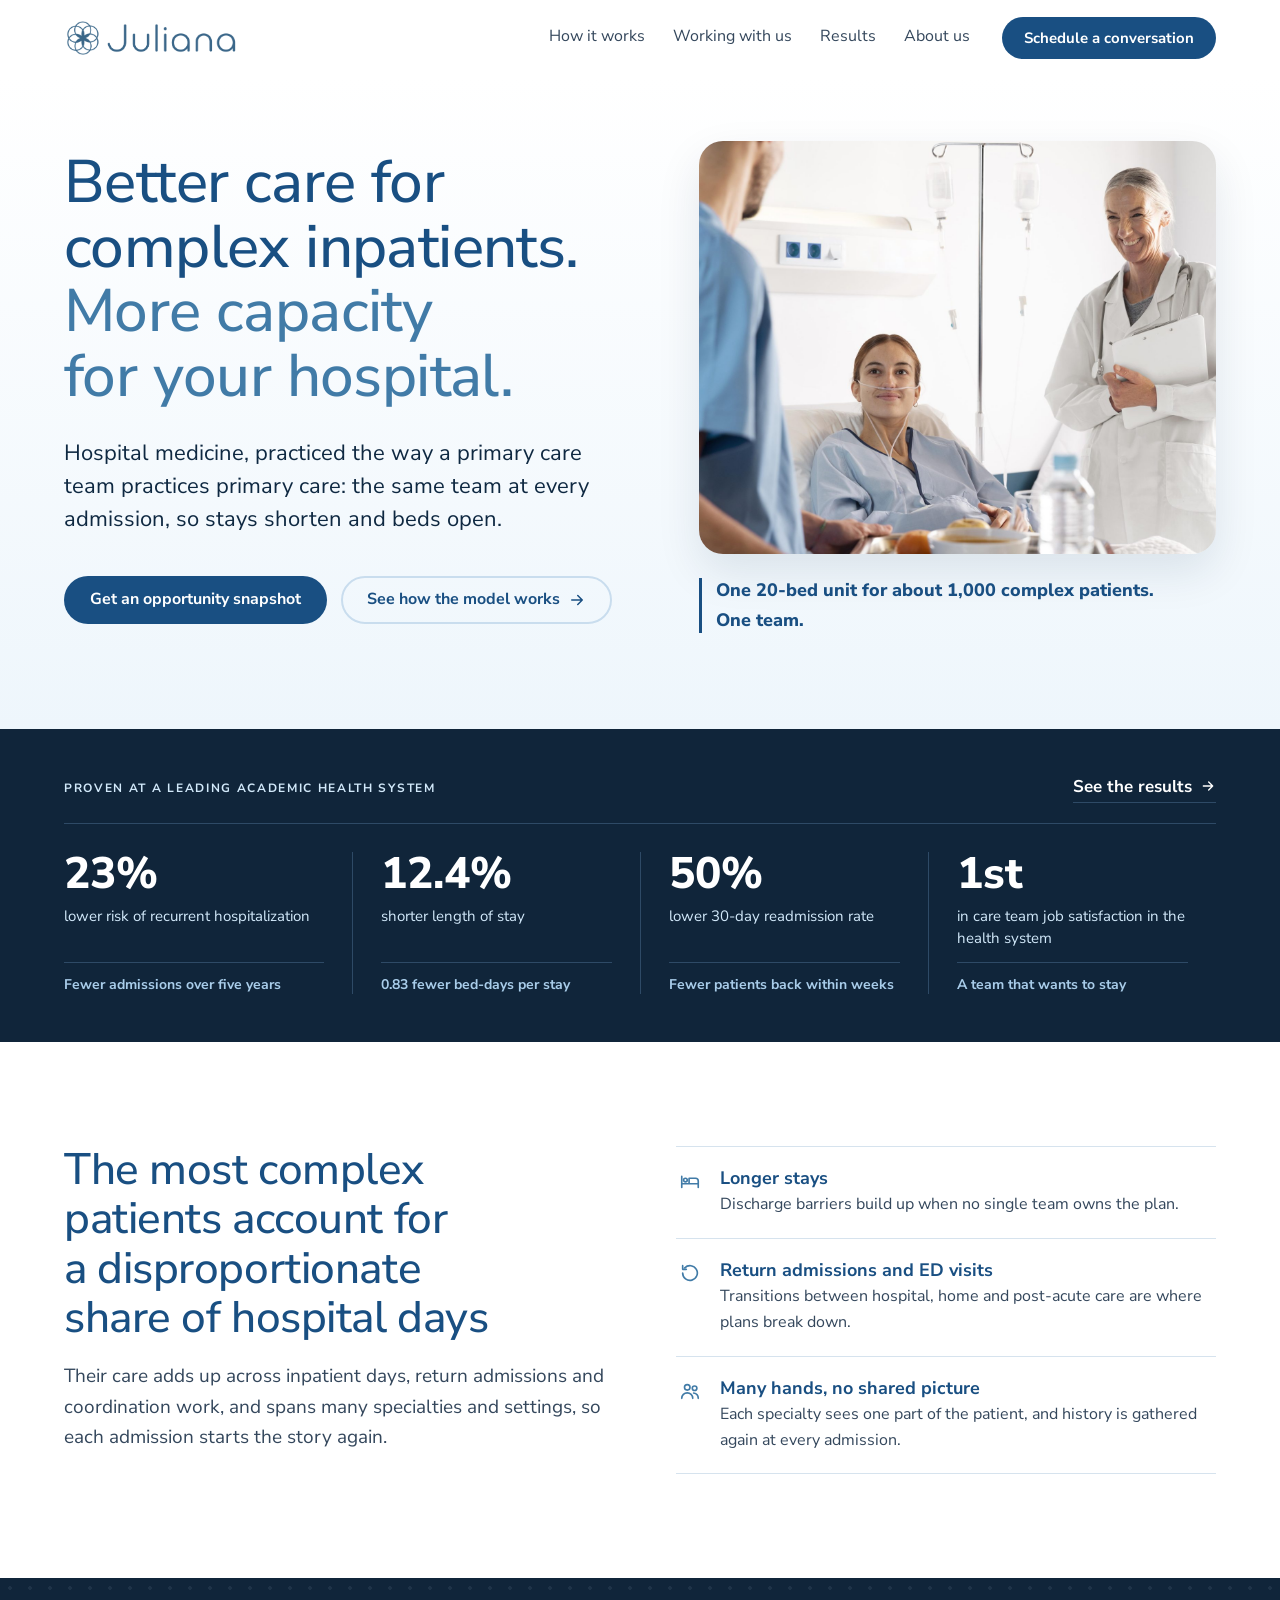
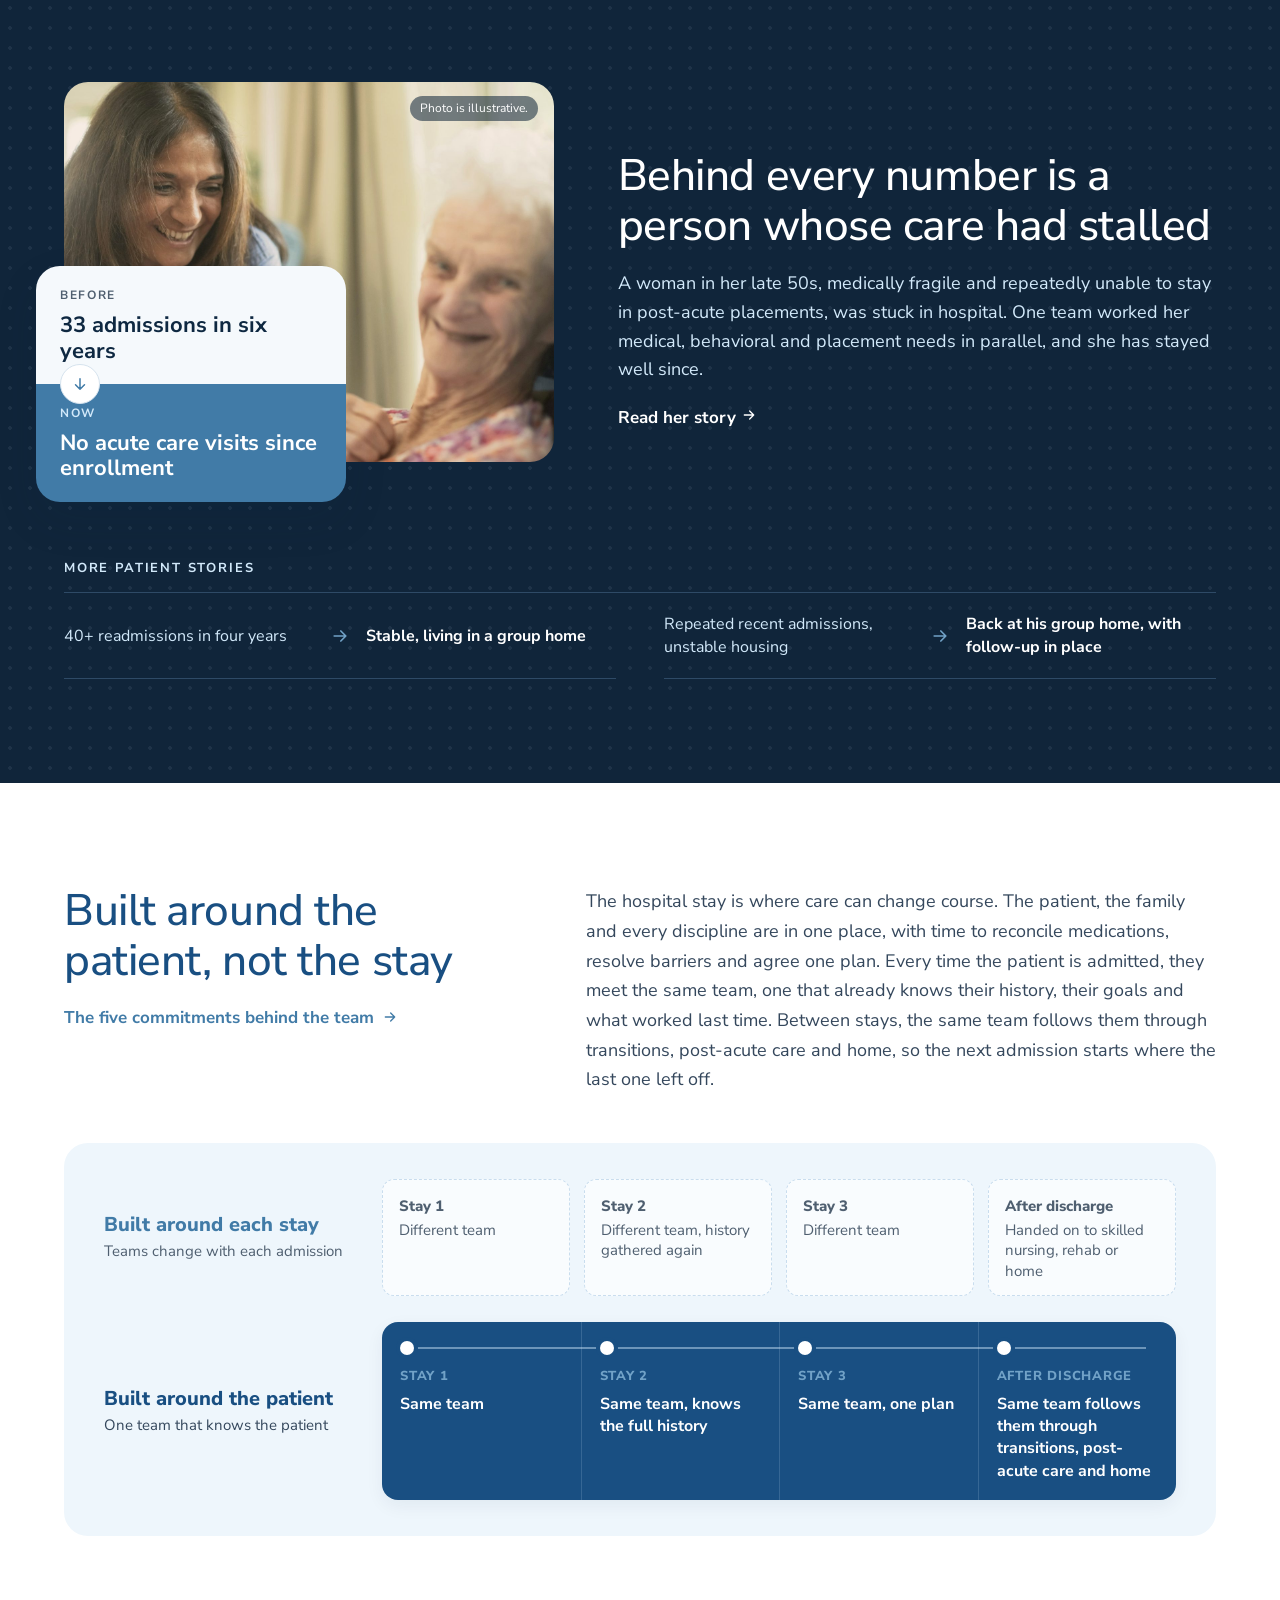
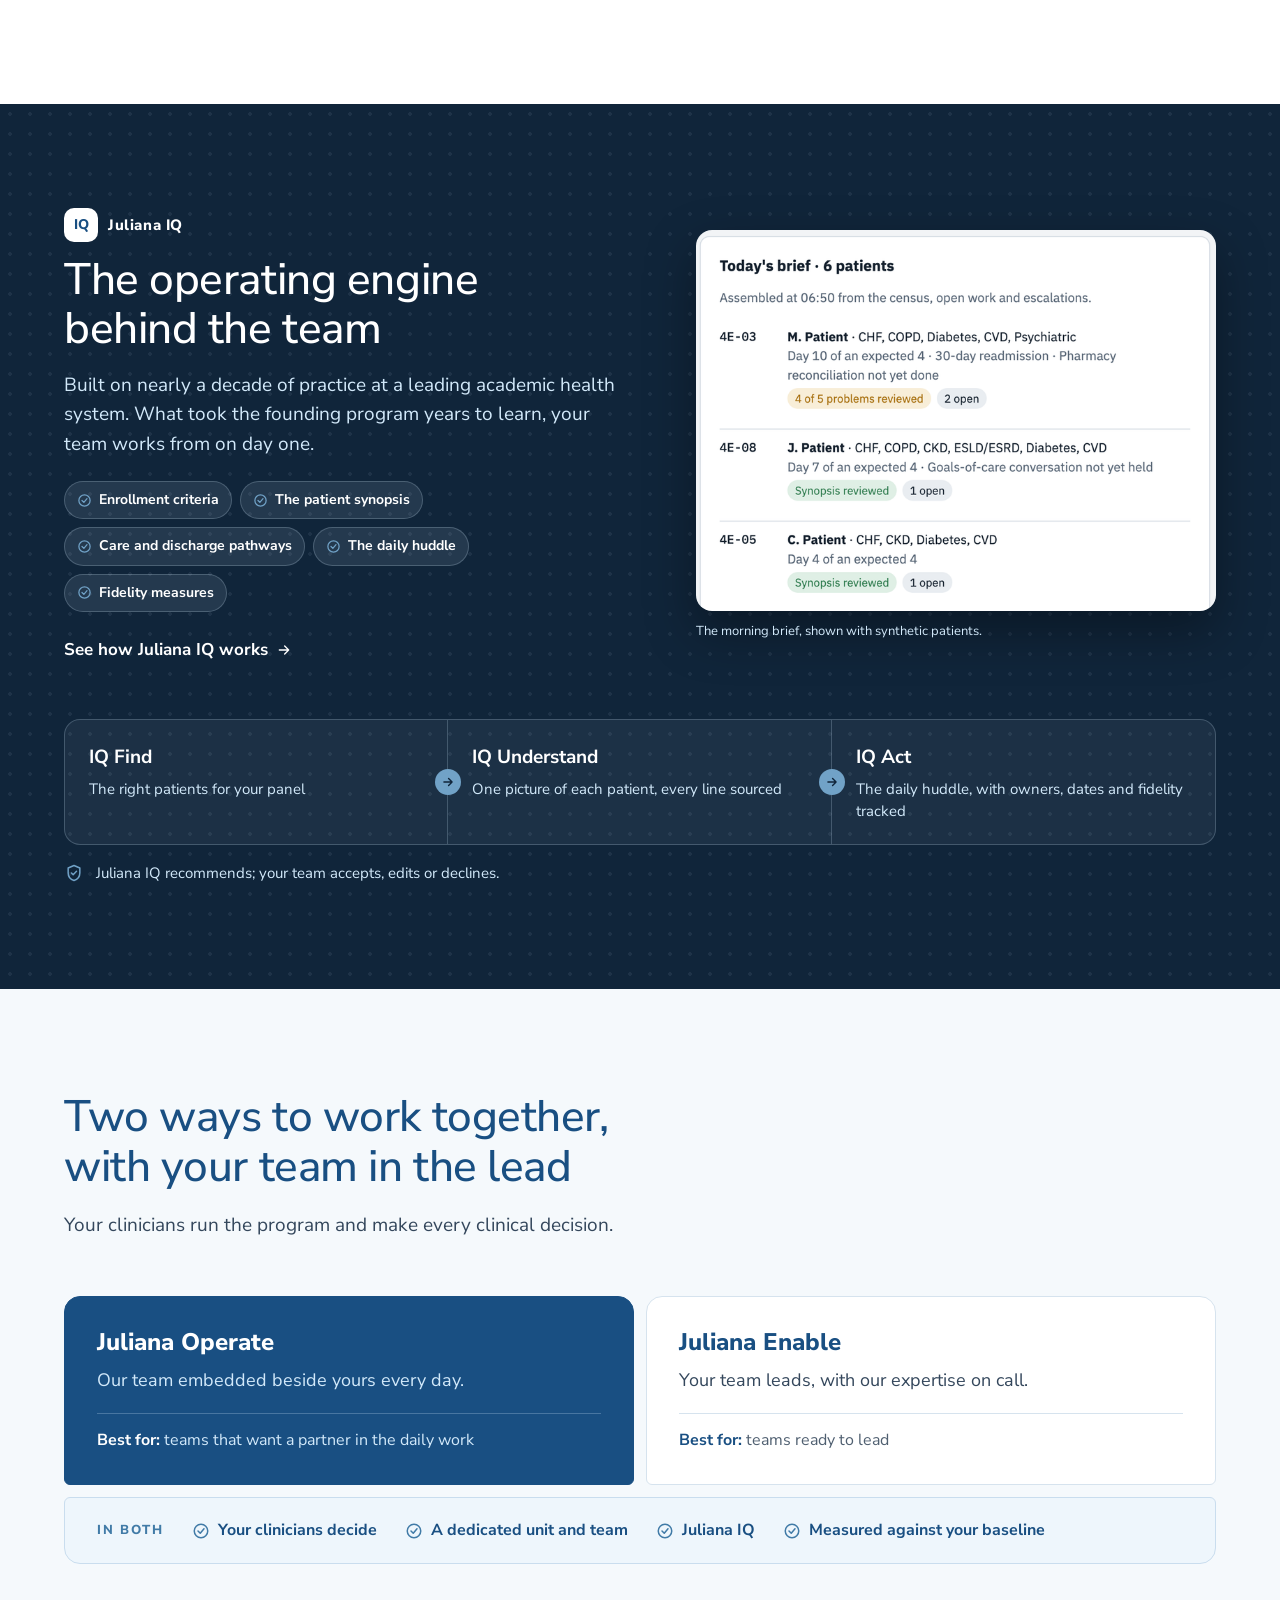
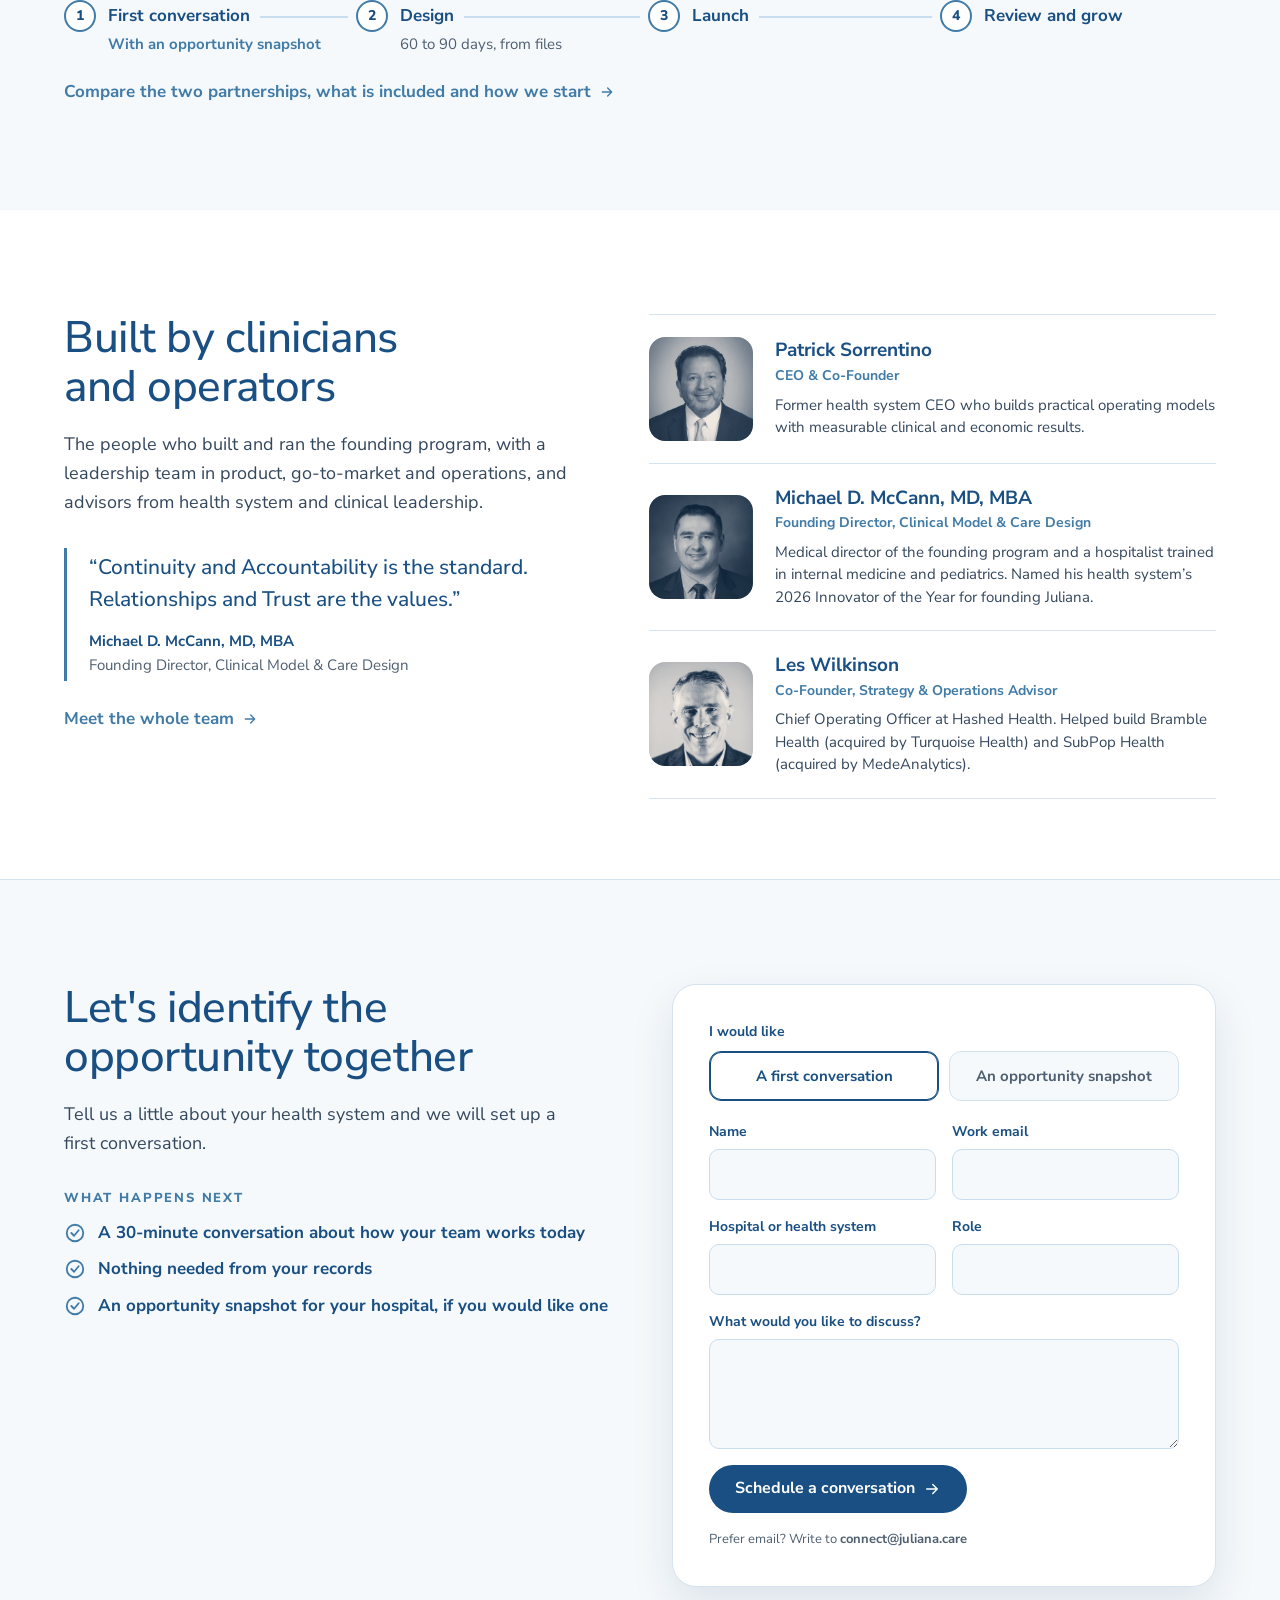
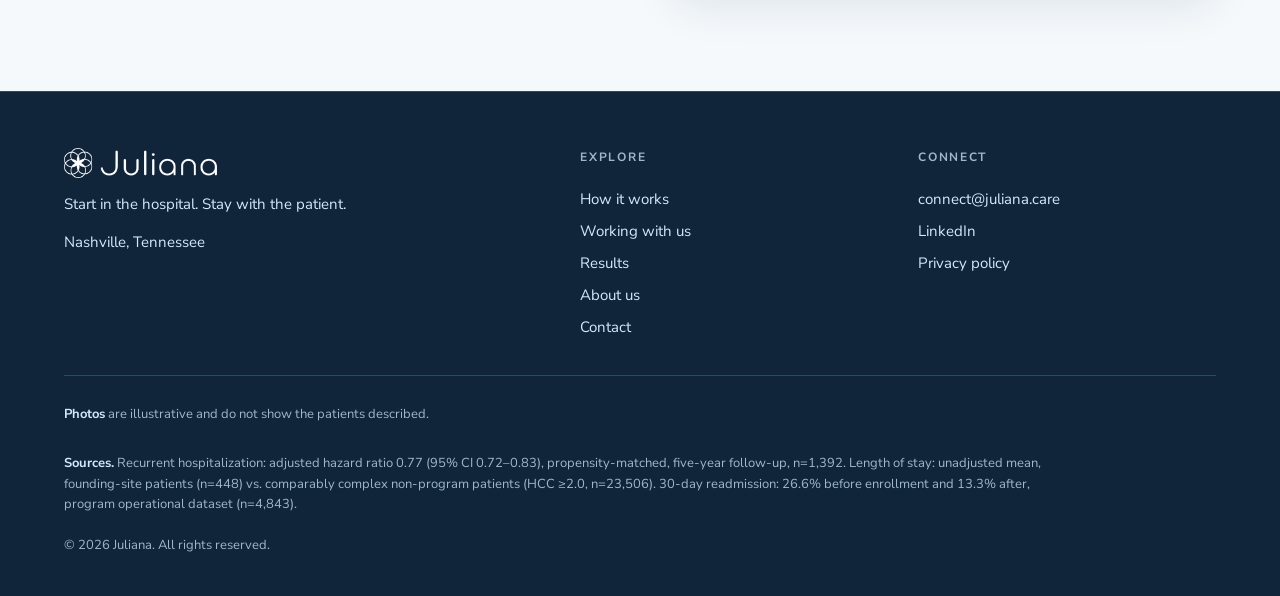
<file: index.html>
<!doctype html>
<html lang="en">
<head>
<meta charset="utf-8">
<meta name="viewport" content="width=device-width, initial-scale=1">
<meta name="robots" content="noindex, nofollow">
<title>Juliana | Better care for complex inpatients. More capacity for your hospital.</title>
<meta name="description" content="Juliana gives medically complex inpatients one team, one plan and one system. Your team runs the program; Juliana brings the operating model, the know-how and the Juliana IQ platform.">
<meta property="og:type" content="website">
<meta property="og:site_name" content="Juliana">
<meta property="og:title" content="Juliana: better care for complex inpatients, more capacity for your hospital">
<meta property="og:description" content="Start in the hospital. Stay with the patient. Hospital medicine, practiced the way a primary care team practices primary care. Proven at a leading academic health system.">
<meta property="og:url" content="https://dsasmal-hashed.github.io/juliana-website-demo/">
<meta property="og:image" content="https://dsasmal-hashed.github.io/juliana-website-demo/assets/img/hero-bedside.jpg">
<meta name="twitter:card" content="summary_large_image">
<link rel="icon" type="image/png" href="assets/img/favicon.png">
<link rel="preconnect" href="https://fonts.googleapis.com">
<link rel="preconnect" href="https://fonts.gstatic.com" crossorigin>
<link rel="stylesheet" href="https://fonts.googleapis.com/css2?family=Nunito+Sans:wght@400;500;700;800&display=swap">
<link rel="stylesheet" href="css/styles.css?v=20261125j">
<script>document.documentElement.classList.add('js');</script>
</head>
<body>

<svg width="0" height="0" style="position:absolute" aria-hidden="true">
  <filter id="duo-warm" color-interpolation-filters="sRGB"><feColorMatrix type="matrix" values="0.3 0.59 0.11 0 0  0.3 0.59 0.11 0 0  0.3 0.59 0.11 0 0  0 0 0 1 0"/><feComponentTransfer><feFuncR type="table" tableValues="0.063 0.42 0.969"/><feFuncG type="table" tableValues="0.145 0.47 0.937"/><feFuncB type="table" tableValues="0.227 0.53 0.902"/></feComponentTransfer></filter>
  <filter id="duotone" color-interpolation-filters="sRGB">
    <feColorMatrix type="matrix" values="0.3 0.59 0.11 0 0  0.3 0.59 0.11 0 0  0.3 0.59 0.11 0 0  0 0 0 1 0"/>
    <feComponentTransfer>
      <feFuncR type="table" tableValues="0.063 0.255 0.961"/>
      <feFuncG type="table" tableValues="0.145 0.482 0.976"/>
      <feFuncB type="table" tableValues="0.227 0.655 0.988"/>
    </feComponentTransfer>
  </filter>
  <symbol id="i-check" viewBox="0 0 24 24" fill="none" stroke="currentColor" stroke-width="2" stroke-linecap="round" stroke-linejoin="round"><circle cx="12" cy="12" r="9"/><path d="m8 12 3 3 5-6"/></symbol>
  <symbol id="i-arrow" viewBox="0 0 24 24" fill="none" stroke="currentColor" stroke-width="2" stroke-linecap="round" stroke-linejoin="round"><path d="M5 12h14M13 6l6 6-6 6"/></symbol>
  <symbol id="i-plus" viewBox="0 0 24 24" fill="none" stroke="currentColor" stroke-width="2" stroke-linecap="round"><path d="M12 5v14M5 12h14"/></symbol>
  <symbol id="i-bed" viewBox="0 0 24 24" fill="none" stroke="currentColor" stroke-width="1.8" stroke-linecap="round" stroke-linejoin="round"><path d="M3 7v12M3 15h18v4M21 15v-3a3 3 0 0 0-3-3h-7v6"/><circle cx="7" cy="11" r="2"/></symbol>
  <symbol id="i-return" viewBox="0 0 24 24" fill="none" stroke="currentColor" stroke-width="1.8" stroke-linecap="round" stroke-linejoin="round"><path d="M4 12a8 8 0 1 0 2.3-5.6"/><path d="M4 4v4h4"/></symbol>
  <symbol id="i-people" viewBox="0 0 24 24" fill="none" stroke="currentColor" stroke-width="1.8" stroke-linecap="round" stroke-linejoin="round"><circle cx="9" cy="8" r="3"/><path d="M3 20c0-3.3 2.7-6 6-6s6 2.7 6 6"/><circle cx="17" cy="9" r="2.5"/><path d="M16 14.2c2.8.4 5 2.8 5 5.8"/></symbol>
  <symbol id="i-search" viewBox="0 0 24 24" fill="none" stroke="currentColor" stroke-width="1.8" stroke-linecap="round" stroke-linejoin="round"><circle cx="11" cy="11" r="6"/><path d="m20 20-4.5-4.5"/></symbol>
  <symbol id="i-doc" viewBox="0 0 24 24" fill="none" stroke="currentColor" stroke-width="1.8" stroke-linecap="round" stroke-linejoin="round"><path d="M14 3H7a2 2 0 0 0-2 2v14a2 2 0 0 0 2 2h10a2 2 0 0 0 2-2V8z"/><path d="M14 3v5h5M9 13h6M9 17h6"/></symbol>
  <symbol id="i-pulse" viewBox="0 0 24 24" fill="none" stroke="currentColor" stroke-width="1.8" stroke-linecap="round" stroke-linejoin="round"><path d="M3 12h4l3-7 4 14 3-7h4"/></symbol>
  <symbol id="i-lock" viewBox="0 0 24 24" fill="none" stroke="currentColor" stroke-width="1.8" stroke-linecap="round" stroke-linejoin="round"><rect x="5" y="11" width="14" height="10" rx="2"/><path d="M8 11V8a4 4 0 0 1 8 0v3"/></symbol>
  <symbol id="i-file" viewBox="0 0 24 24" fill="none" stroke="currentColor" stroke-width="1.8" stroke-linecap="round" stroke-linejoin="round"><path d="M4 7a2 2 0 0 1 2-2h4l2 2h6a2 2 0 0 1 2 2v8a2 2 0 0 1-2 2H6a2 2 0 0 1-2-2z"/></symbol>
  <symbol id="i-shield" viewBox="0 0 24 24" fill="none" stroke="currentColor" stroke-width="1.8" stroke-linecap="round" stroke-linejoin="round"><path d="M12 3 5 6v6c0 4.4 3 7.8 7 9 4-1.2 7-4.6 7-9V6z"/><path d="m9 12 2 2 4-4"/></symbol>
  <symbol id="i-list" viewBox="0 0 24 24" fill="none" stroke="currentColor" stroke-width="1.8" stroke-linecap="round" stroke-linejoin="round"><path d="M9 6h11M9 12h11M9 18h11"/><circle cx="4.5" cy="6" r="1"/><circle cx="4.5" cy="12" r="1"/><circle cx="4.5" cy="18" r="1"/></symbol>
  <symbol id="i-building" viewBox="0 0 24 24" fill="none" stroke="currentColor" stroke-width="1.8" stroke-linecap="round" stroke-linejoin="round"><path d="M4 21V5a2 2 0 0 1 2-2h8a2 2 0 0 1 2 2v16M16 9h2a2 2 0 0 1 2 2v10M3 21h18M8 7h4M8 11h4M8 15h4"/></symbol>
  <symbol id="i-graduate" viewBox="0 0 24 24" fill="none" stroke="currentColor" stroke-width="1.8" stroke-linecap="round" stroke-linejoin="round"><path d="m2 9 10-5 10 5-10 5z"/><path d="M6 11v5c3 2 9 2 12 0v-5"/></symbol>
  <symbol id="i-gauge" viewBox="0 0 24 24" fill="none" stroke="currentColor" stroke-width="1.8" stroke-linecap="round" stroke-linejoin="round"><path d="M4 18a8 8 0 1 1 16 0"/><path d="m12 18 4-6"/></symbol>
  <symbol id="i-contract" viewBox="0 0 24 24" fill="none" stroke="currentColor" stroke-width="1.8" stroke-linecap="round" stroke-linejoin="round"><rect x="4" y="3" width="16" height="18" rx="2"/><path d="M8 8h8M8 12h8M8 16h4"/></symbol>
  <symbol id="i-linkedin" viewBox="0 0 24 24" fill="currentColor"><path d="M4.98 3.5a2.5 2.5 0 1 1 0 5 2.5 2.5 0 0 1 0-5zM3 9.5h4V21H3zM9.5 9.5h3.8v1.6h.06c.53-1 1.83-2.06 3.77-2.06 4.03 0 4.77 2.65 4.77 6.1V21h-4v-5.2c0-1.24-.02-2.84-1.73-2.84-1.73 0-2 1.35-2 2.75V21h-4z"/></symbol>
  <symbol id="i-menu" viewBox="0 0 24 24" fill="none" stroke="currentColor" stroke-width="2" stroke-linecap="round"><path d="M4 7h16M4 12h16M4 17h16"/></symbol>
  <symbol id="i-heart" viewBox="0 0 24 24" fill="none" stroke="currentColor" stroke-width="1.8" stroke-linecap="round" stroke-linejoin="round"><path d="M12 20s-7-4.4-7-10a4 4 0 0 1 7-2.6A4 4 0 0 1 19 10c0 5.6-7 10-7 10z"/></symbol>
  <symbol id="i-handshake" viewBox="0 0 24 24" fill="none" stroke="currentColor" stroke-width="1.8" stroke-linecap="round" stroke-linejoin="round"><path d="m11 17 2 2a1.4 1.4 0 0 0 2-2"/><path d="m14 14 2.5 2.5a1.4 1.4 0 0 0 2-2L15 11l-3 1-2-2 4-3 7 6"/><path d="M3 13 9 7l3 2"/><path d="m7 17 2 2a1.4 1.4 0 0 0 2-2l-2-2"/></symbol>
  <symbol id="i-external" viewBox="0 0 24 24" fill="none" stroke="currentColor" stroke-width="2" stroke-linecap="round" stroke-linejoin="round"><path d="M14 4h6v6M20 4l-9 9M18 14v5a1 1 0 0 1-1 1H5a1 1 0 0 1-1-1V7a1 1 0 0 1 1-1h5"/></symbol>
</svg>

<header class="site-header">
  <div class="container header-inner">
    <a class="brand" href="#" aria-label="Juliana home"><img src="assets/img/juliana-logo.png" alt="Juliana" width="156" height="34"></a>
    <button class="nav-toggle" aria-label="Open menu" aria-expanded="false" aria-controls="site-nav"><svg><use href="#i-menu"/></svg></button>
    <nav class="nav" id="site-nav" aria-label="Main">
      <div class="nav-links">
        <a href="how-it-works.html">How it works</a>
        <a href="working-with-us.html">Working with us</a>
        <a href="results.html">Results</a>
        <a href="about.html">About us</a>
      </div>
      <a class="btn btn--primary" href="#contact">Schedule a conversation</a>
    </nav>
  </div>
</header>

<main>

<!-- Hero -->
<section class="hero">
  <div class="container hero-grid">
    <div>
      <h1>Better care for complex inpatients. <span>More capacity for your hospital.</span></h1>
      <p class="lead lead--signature">Hospital medicine, practiced the way a primary care team practices primary care: the same team at every admission, so stays shorten and beds open.</p>
      <div class="hero-actions">
        <a class="btn btn--primary" href="#contact" data-intent="snapshot">Get an opportunity snapshot</a>
        <a class="btn btn--secondary" href="how-it-works.html">See how the model works <svg><use href="#i-arrow"/></svg></a>
      </div>
    </div>
    <figure class="hero-photo">
      <img src="assets/img/hero-bedside.jpg" alt="A nurse and a physician with a smiling patient at the bedside on a hospital unit" width="1800" height="1200">
      <figcaption class="hero-caption"><b>One 20-bed unit for about 1,000 complex patients.</b> <span>One team.</span></figcaption>
    </figure>
  </div>
</section>

<!-- Proof: each result with what it means for the hospital -->
<section class="proof-strip" id="results">
  <div class="container">
    <div class="proof-top">
      <p class="proof-label">Proven at a leading academic health system</p>
      <a class="proof-link" href="results.html">See the results <svg><use href="#i-arrow"/></svg></a>
    </div>
    <div class="proof-grid">
      <div><strong>23%</strong><span>lower risk of recurrent hospitalization</span><em>Fewer admissions over five years</em></div>
      <div><strong>12.4%</strong><span>shorter length of stay</span><em>0.83 fewer bed-days per stay</em></div>
      <div><strong>50%</strong><span>lower 30-day readmission rate</span><em>Fewer patients back within weeks</em></div>
      <div><strong>1st</strong><span>in care team job satisfaction in the health system</span><em>A team that wants to stay</em></div>
    </div>
  </div>
</section>

<!-- Challenge -->
<section class="section" id="challenge">
  <div class="container split split--problem">
    <div class="reveal">
      <div class="section-head" style="margin-bottom:0">
        <h2>The most complex patients account for a disproportionate share of hospital days</h2>
        <p>Their care adds up across inpatient days, return admissions and coordination work, and spans many specialties and settings, so each admission starts the story again.</p>
      </div>
    </div>
    <div class="reveal">
      <div class="points">
        <div class="point"><div class="icon"><svg><use href="#i-bed"/></svg></div><div><h3>Longer stays</h3><p>Discharge barriers build up when no single team owns the plan.</p></div></div>
        <div class="point"><div class="icon"><svg><use href="#i-return"/></svg></div><div><h3>Return admissions and ED visits</h3><p>Transitions between hospital, home and post-acute care are where plans break down.</p></div></div>
        <div class="point"><div class="icon"><svg><use href="#i-people"/></svg></div><div><h3>Many hands, no shared picture</h3><p>Each specialty sees one part of the patient, and history is gathered again at every admission.</p></div></div>
      </div>
    </div>
  </div>
</section>

<!-- A patient story: the emotional peak, on a dark band -->
<section class="section section--dark story-band" id="story">
  <div class="container story-feature reveal">
    <figure class="story-visual">
      <img src="assets/img/story-bedside.jpg" alt="A nurse and an older woman sharing a smile at the bedside" width="1600" height="1132" loading="lazy">
      <div class="story-shift">
        <div><small>Before</small><strong>33 admissions in six years</strong></div>
        <div class="arrow-line" aria-hidden="true"><svg><use href="#i-arrow"/></svg></div>
        <div><small>Now</small><strong>No acute care visits since enrollment</strong></div>
      </div>
      <figcaption>Photo is illustrative.</figcaption>
    </figure>
    <div class="story-text">
      <h2>Behind every number is a person whose care had stalled</h2>
      <p>A woman in her late 50s, medically fragile and repeatedly unable to stay in post-acute placements, was stuck in hospital. One team worked her medical, behavioral and placement needs in parallel, and she has stayed well since.</p>
      <a class="text-link link-arrow" href="results.html#case-3">Read her story <svg><use href="#i-arrow"/></svg></a>
    </div>
  </div>
  <div class="container story-more reveal">
    <p class="story-more-label">More patient stories</p>
    <div class="story-more-grid">
      <a href="results.html#case-1"><span>40+ readmissions in four years</span><svg aria-hidden="true"><use href="#i-arrow"/></svg><strong>Stable, living in a group home</strong></a>
      <a href="results.html#case-2"><span>Repeated recent admissions, unstable housing</span><svg aria-hidden="true"><use href="#i-arrow"/></svg><strong>Back at his group home, with follow-up in place</strong></a>
    </div>
  </div>
</section>

<!-- The model, in brief -->
<section class="section" id="model">
  <div class="container">
    <div class="model-head reveal">
      <div>
        <h2>Built around the patient, not the stay</h2>
        <a class="text-link link-arrow" href="how-it-works.html#commitments">The five commitments behind the team <svg><use href="#i-arrow"/></svg></a>
      </div>
      <p>The hospital stay is where care can change course. The patient, the family and every discipline are in one place, with time to reconcile medications, resolve barriers and agree one plan. Every time the patient is admitted, they meet the same team, one that already knows their history, their goals and what worked last time. Between stays, the same team follows them through transitions, post-acute care and home, so the next admission starts where the last one left off.</p>
    </div>
    <figure class="model-compare reveal" aria-label="Care built around each stay: a different team at every admission, history gathered again, and the patient handed on after discharge. Care built around the patient: the same team at every admission, knowing the full history and keeping one plan, following them through transitions, post-acute care and home between stays.">
      <div class="mc-row mc-row--stay">
        <div class="mc-label"><h3>Built around each stay</h3><p>Teams change with each admission</p></div>
        <ul class="mc-cells"><li class="mc-cell"><b>Stay 1</b><span>Different team</span></li><li class="mc-cell"><b>Stay 2</b><span>Different team, history gathered again</span></li><li class="mc-cell"><b>Stay 3</b><span>Different team</span></li><li class="mc-cell mc-cell--after"><b>After discharge</b><span>Handed on to skilled nursing, rehab or home</span></li></ul>
      </div>
      <div class="mc-row mc-row--patient">
        <div class="mc-label"><h3>Built around the patient</h3><p>One team that knows the patient</p></div>
        <ul class="mc-cells"><li class="mc-cell"><b>Stay 1</b><span>Same team</span></li><li class="mc-cell"><b>Stay 2</b><span>Same team, knows the full history</span></li><li class="mc-cell"><b>Stay 3</b><span>Same team, one plan</span></li><li class="mc-cell mc-cell--after"><b>After discharge</b><span>Same team follows them through transitions, post-acute care and home</span></li></ul>
      </div>
    </figure>
  </div>
</section>

<!-- Juliana IQ: the operating engine behind the team -->
<section class="section section--dark iq-band" id="iq">
  <div class="container">
    <div class="iq-band-grid">
      <div class="reveal">
        <p class="iq-badge"><span>IQ</span>Juliana IQ</p>
        <h2>The operating engine behind the team</h2>
        <p class="iq-lead">Built on nearly a decade of practice at a leading academic health system. What took the founding program years to learn, your team works from on day one.</p>
        <ul class="iq-built"><li><svg><use href="#i-check"/></svg>Enrollment criteria</li><li><svg><use href="#i-check"/></svg>The patient synopsis</li><li><svg><use href="#i-check"/></svg>Care and discharge pathways</li><li><svg><use href="#i-check"/></svg>The daily huddle</li><li><svg><use href="#i-check"/></svg>Fidelity measures</li></ul>
        <a class="text-link link-arrow" href="how-it-works.html#iq">See how Juliana IQ works <svg><use href="#i-arrow"/></svg></a>
      </div>
      <figure class="iq-shot-band reveal">
        <img src="assets/img/iq-brief.png" alt="Juliana IQ's morning brief: each patient's day of stay against the expected stay, open work and problems reviewed, shown with synthetic patients" width="745" height="545" loading="lazy">
        <figcaption>The morning brief, shown with synthetic patients.</figcaption>
      </figure>
    </div>
    <ol class="iq-flow reveal" aria-label="How Juliana IQ runs the model">
      <li><b>IQ Find</b><span>The right patients for your panel</span></li>
      <li><b>IQ Understand</b><span>One picture of each patient, every line sourced</span></li>
      <li><b>IQ Act</b><span>The daily huddle, with owners, dates and fidelity tracked</span></li>
    </ol>
    <p class="iq-loop reveal"><svg><use href="#i-shield"/></svg>Juliana IQ recommends; your team accepts, edits or declines.</p>
  </div>
</section>

<!-- Working together: a summary; the detail lives on Working with us -->
<section class="section section--tint" id="partner">
  <div class="container">
    <div class="section-head reveal">
      <h2>Two ways to work together, with your team in the lead</h2>
      <p>Your clinicians run the program and make every clinical decision.</p>
    </div>
    <div class="duo reveal">
      <div class="duo-tiles">
        <article class="duo-tile duo-tile--operate">
          <h3>Juliana Operate</h3>
          <p>Our team embedded beside yours every day.</p>
          <p class="duo-best"><strong>Best for:</strong> teams that want a partner in the daily work</p>
        </article>
        <article class="duo-tile duo-tile--enable">
          <h3>Juliana Enable</h3>
          <p>Your team leads, with our expertise on call.</p>
          <p class="duo-best"><strong>Best for:</strong> teams ready to lead</p>
        </article>
      </div>
      <div class="duo-base">
        <span class="duo-base-label">In both</span>
        <ul>
          <li><svg><use href="#i-check"/></svg>Your clinicians decide</li>
          <li><svg><use href="#i-check"/></svg>A dedicated unit and team</li>
          <li><svg><use href="#i-check"/></svg>Juliana IQ</li>
          <li><svg><use href="#i-check"/></svg>Measured against your baseline</li>
        </ul>
      </div>
    </div>
    <ol class="steps-line reveal" aria-label="How we start">
      <li><span class="sl-dot">1</span><b>First conversation</b><a class="sl-note" href="#contact" data-intent="snapshot">With an opportunity snapshot</a></li>
      <li><span class="sl-dot">2</span><b>Design</b><span class="sl-note">60 to 90 days, from files</span></li>
      <li><span class="sl-dot">3</span><b>Launch</b></li>
      <li><span class="sl-dot">4</span><b>Review and grow</b></li>
    </ol>
    <a class="text-link link-arrow partners-more reveal" href="working-with-us.html">Compare the two partnerships, what is included and how we start <svg><use href="#i-arrow"/></svg></a>
  </div>
</section>

<!-- Team -->
<section class="section" id="team">
  <div class="container team-grid">
    <div class="reveal">
      <h2>Built by clinicians and operators</h2>
      <p class="team-intro">The people who built and ran the founding program, with a leadership team in product, go-to-market and operations, and advisors from health system and clinical leadership.</p>
      <figure class="quote">
        <blockquote>“Continuity and Accountability is the standard. Relationships and Trust are the values.”</blockquote>
        <figcaption>Michael D. McCann, MD, MBA<span>Founding Director, Clinical Model &amp; Care Design</span></figcaption>
      </figure>
      <a class="text-link link-arrow" href="about.html#team">Meet the whole team <svg><use href="#i-arrow"/></svg></a>
    </div>
    <div class="founder-list">
      <a class="founder-row reveal" href="about.html#patrick-sorrentino"><img src="assets/team/patrick.jpg" alt="" width="600" height="600" loading="lazy"><div><h3>Patrick Sorrentino</h3><span class="role">CEO &amp; Co-Founder</span><p>Former health system CEO who builds practical operating models with measurable clinical and economic results.</p></div></a>
      <a class="founder-row reveal" href="about.html#michael-mccann"><img src="assets/team/michael.jpg" alt="" width="600" height="600" loading="lazy"><div><h3>Michael D. McCann, MD, MBA</h3><span class="role">Founding Director, Clinical Model &amp; Care Design</span><p>Medical director of the founding program and a hospitalist trained in internal medicine and pediatrics. Named his health system’s 2026 Innovator of the Year for founding Juliana.</p></div></a>
      <a class="founder-row reveal" href="about.html#les-wilkinson"><img src="assets/team/les.jpg" alt="" width="600" height="600" loading="lazy"><div><h3>Les Wilkinson</h3><span class="role">Co-Founder, Strategy &amp; Operations Advisor</span><p>Chief Operating Officer at Hashed Health. Helped build Bramble Health (acquired by Turquoise Health) and SubPop Health (acquired by MedeAnalytics).</p></div></a>
    </div>
  </div>
</section>

<!-- Contact -->
<section class="section contact-light" id="contact">
  <div class="container contact-grid">
    <div class="reveal">
      <div data-show="conversation">
        <h2>Let's identify the opportunity together</h2>
        <p>Tell us a little about your health system and we will set up a first conversation.</p>
        <p class="next-label">What happens next</p>
        <ul class="next-steps">
          <li><svg><use href="#i-check"/></svg>A 30-minute conversation about how your team works today</li>
          <li><svg><use href="#i-check"/></svg>Nothing needed from your records</li>
          <li><svg><use href="#i-check"/></svg>An opportunity snapshot for your hospital, if you would like one</li>
        </ul>
      </div>
      <div data-show="snapshot" hidden>
        <h2>Request your opportunity snapshot</h2>
        <p>We build it from public data and walk you through it in a 30-minute conversation, at no cost. Nothing is needed from your records.</p>
        <ul class="contact-snap">
          <li>The likely size of your most complex patient group</li>
          <li>The bed-days at stake in their care</li>
          <li>What a first unit could look like</li>
        </ul>
      </div>
    </div>
    <form class="form reveal" id="contact-form" data-endpoint="" novalidate>
      <fieldset class="intent">
        <legend>I would like</legend>
        <label><input type="radio" name="intent" value="conversation" checked><span>A first conversation</span></label>
        <label><input type="radio" name="intent" value="snapshot"><span>An opportunity snapshot</span></label>
      </fieldset>
      <div class="row">
        <label>Name<input type="text" id="f-name" name="name" autocomplete="name" required></label>
        <label>Work email<input type="email" id="f-email" name="email" autocomplete="email" required></label>
      </div>
      <div class="row">
        <label>Hospital or health system<input type="text" id="f-org" name="org" autocomplete="organization" required></label>
        <label>Role<input type="text" id="f-role" name="role" autocomplete="organization-title"></label>
      </div>
      <label>What would you like to discuss? <textarea id="f-message" name="message"></textarea></label>
      <button class="btn btn--primary" type="submit"><span id="submit-label">Schedule a conversation</span> <svg><use href="#i-arrow"/></svg></button>
      <p class="hint">Prefer email? Write to <strong>connect@juliana.care</strong></p>
      <div class="form-done" id="form-done" hidden>
        <p id="done-msg"></p>
        <button class="btn btn--secondary" type="button" id="copy-details">Copy details</button>
      </div>
    </form>
  </div>
</section>

</main>

<footer class="site-footer">
  <div class="container">
    <div class="footer-grid">
      <div class="footer-brand">
        <img src="assets/img/juliana-logo-white.png" alt="Juliana" width="153" height="30" loading="lazy">
        <p class="footer-tagline">Start in the hospital. Stay with the patient.</p>
        <p class="tbc">Nashville, Tennessee</p>
      </div>
      <nav aria-label="Explore">
        <h4>Explore</h4>
        <a href="how-it-works.html">How it works</a>
        <a href="working-with-us.html">Working with us</a>
        <a href="results.html">Results</a>
        <a href="about.html">About us</a>
        <a href="#contact">Contact</a>
      </nav>
      <div>
        <h4>Connect</h4>
        <p class="tbc">connect@juliana.care</p>
        <p><span class="tbc">LinkedIn</span></p>
        <a href="privacy.html">Privacy policy</a>
      </div>
    </div>
    <p class="sources"><strong>Photos</strong> are illustrative and do not show the patients described.</p>
    <p class="sources" id="sources"><strong>Sources.</strong> Recurrent hospitalization: adjusted hazard ratio 0.77 (95% CI 0.72–0.83), propensity-matched, five-year follow-up, n=1,392. Length of stay: unadjusted mean, founding-site patients (n=448) vs. comparably complex non-program patients <span class="tbc">(HCC ≥2.0, n=23,506)</span>. 30-day readmission: 26.6% before enrollment and 13.3% after, program operational dataset (n=4,843).</p>
    <p class="copyright">© 2026 Juliana. All rights reserved.</p>
  </div>
</footer>

<script src="js/main.js?v=20261125j"></script>
</body>
</html>
</file>
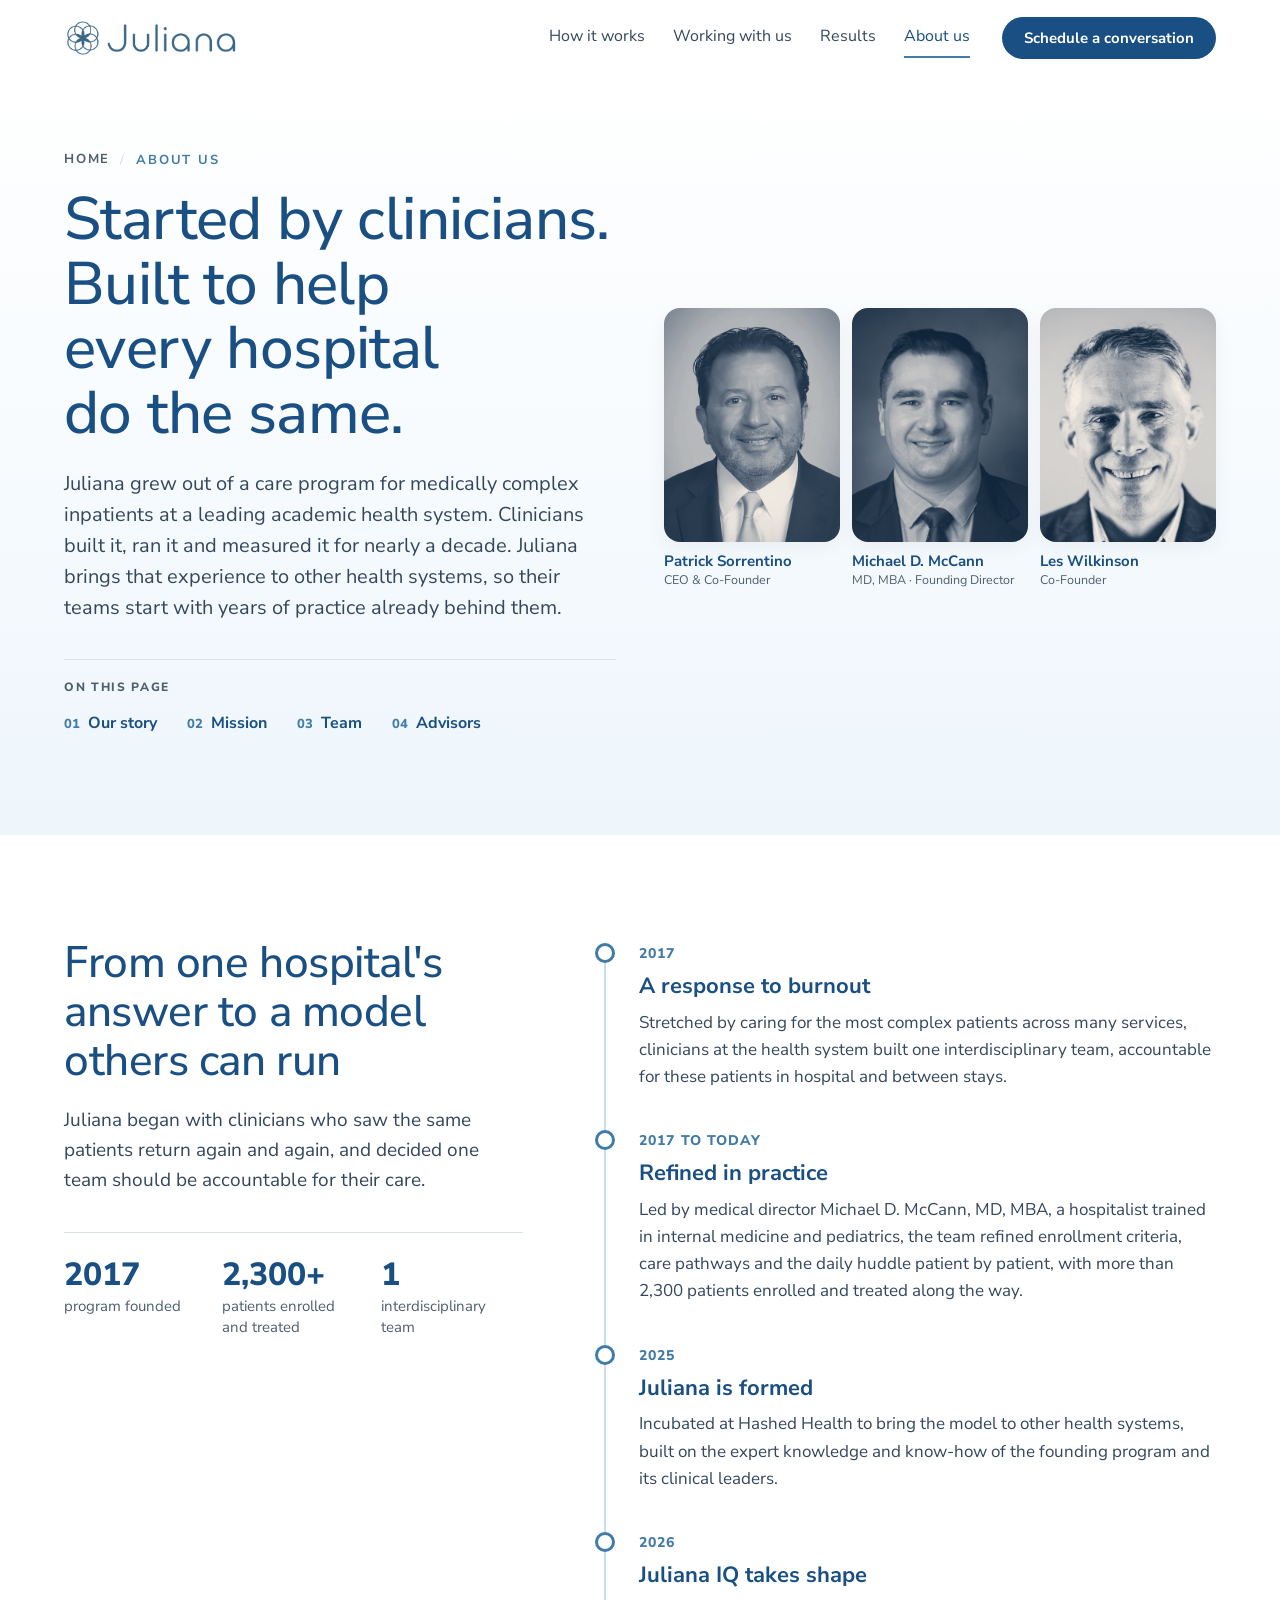
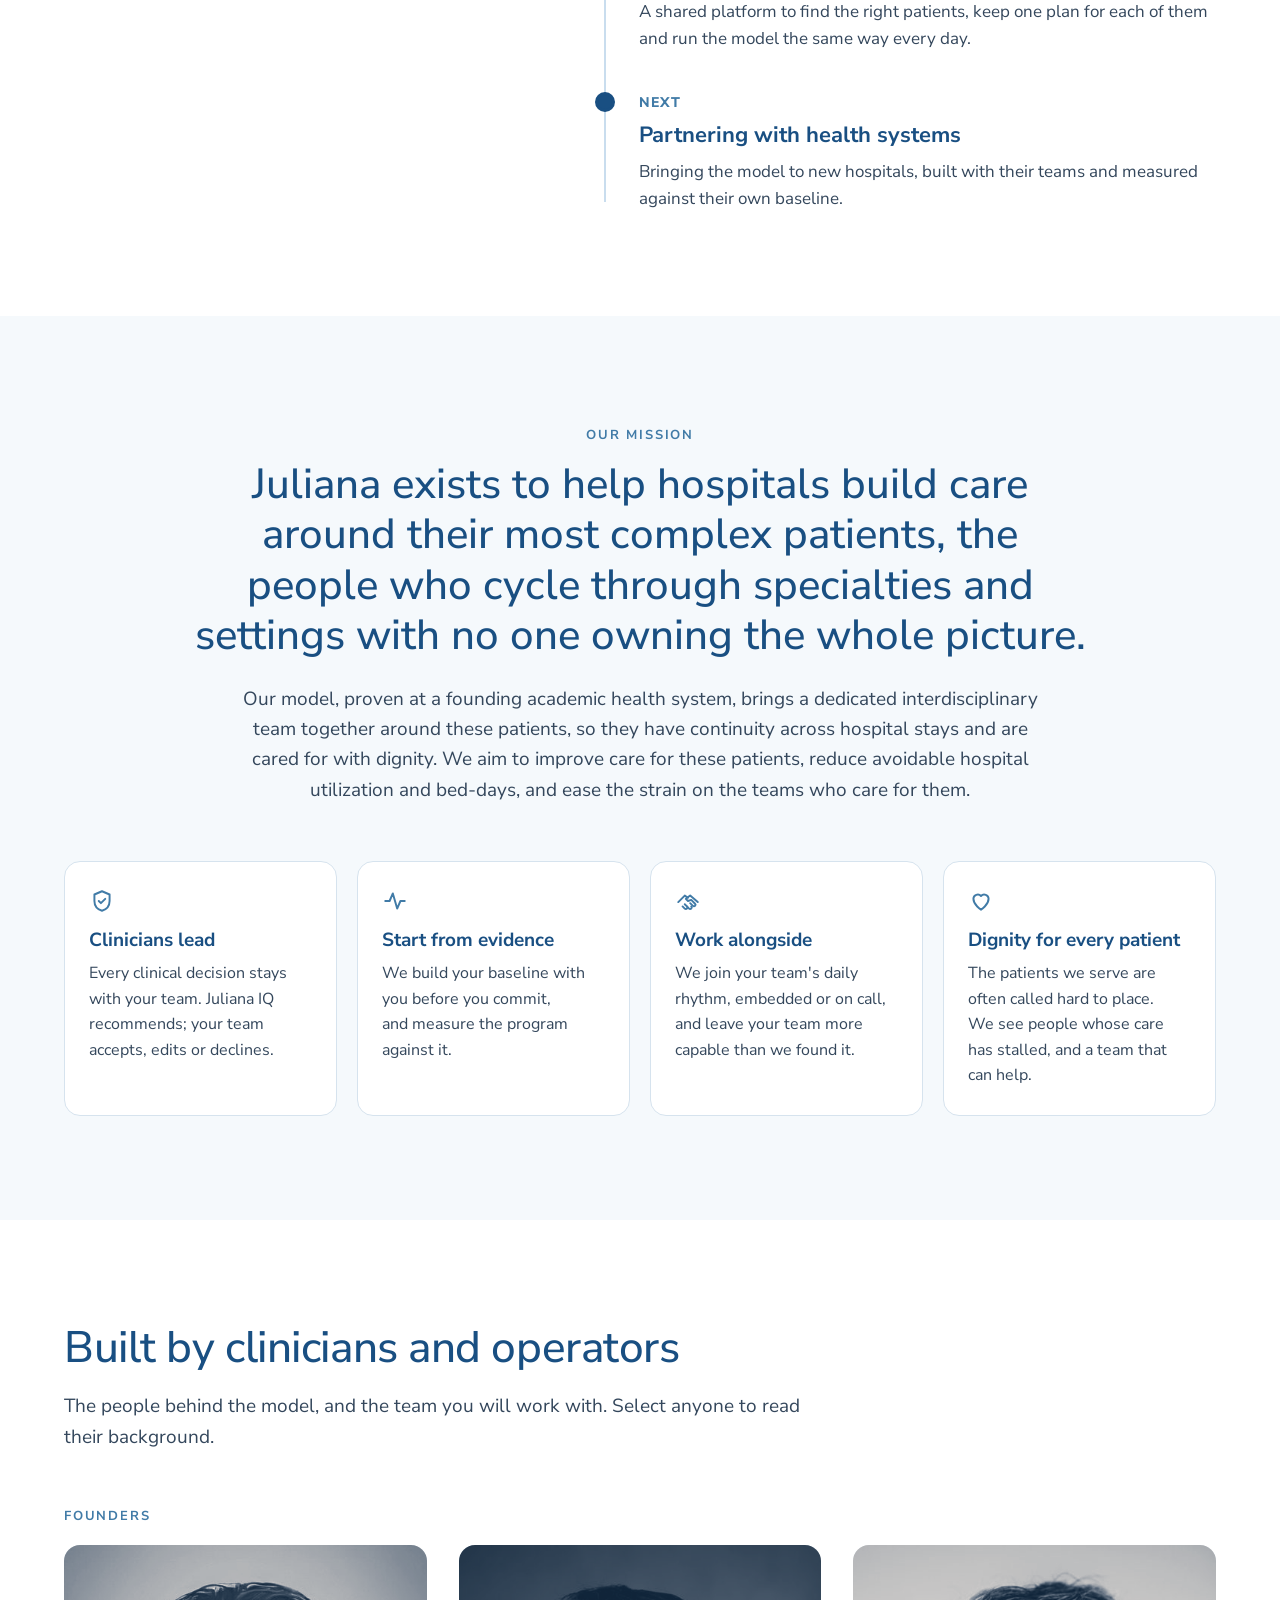
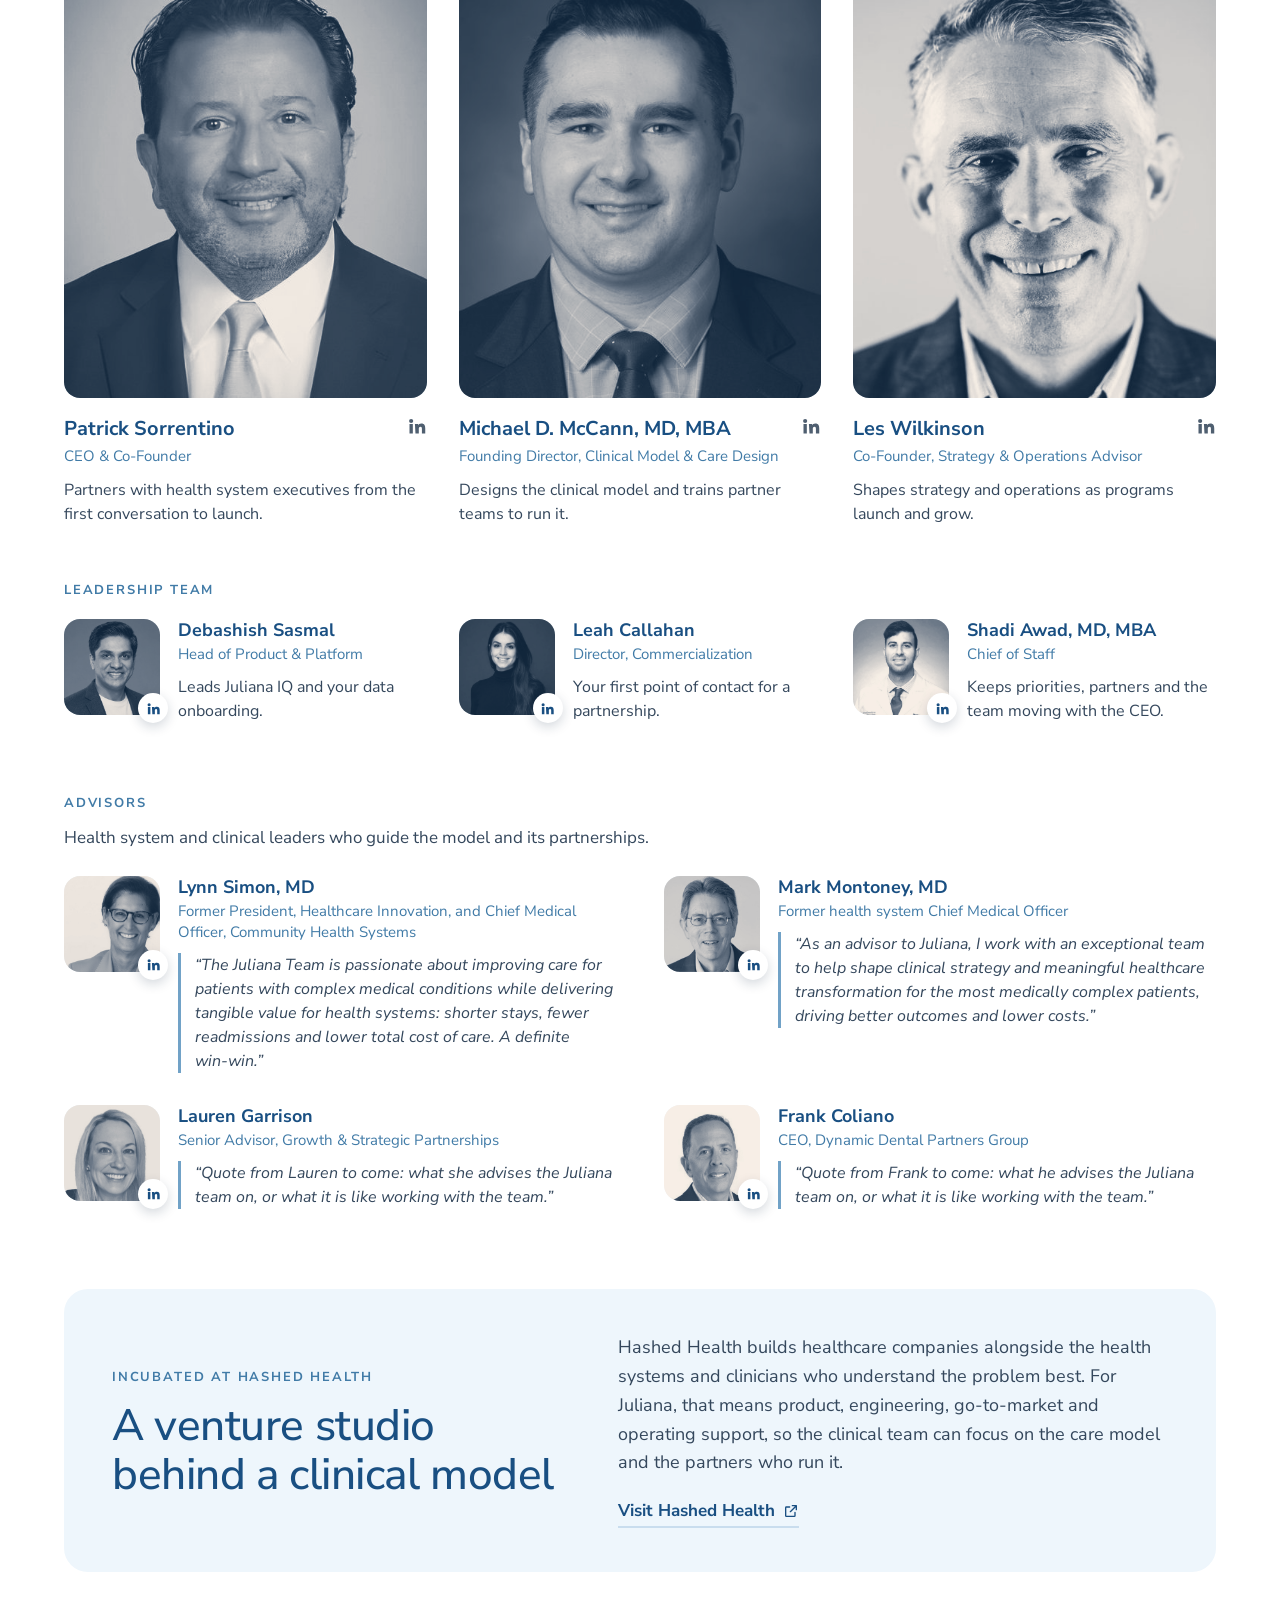
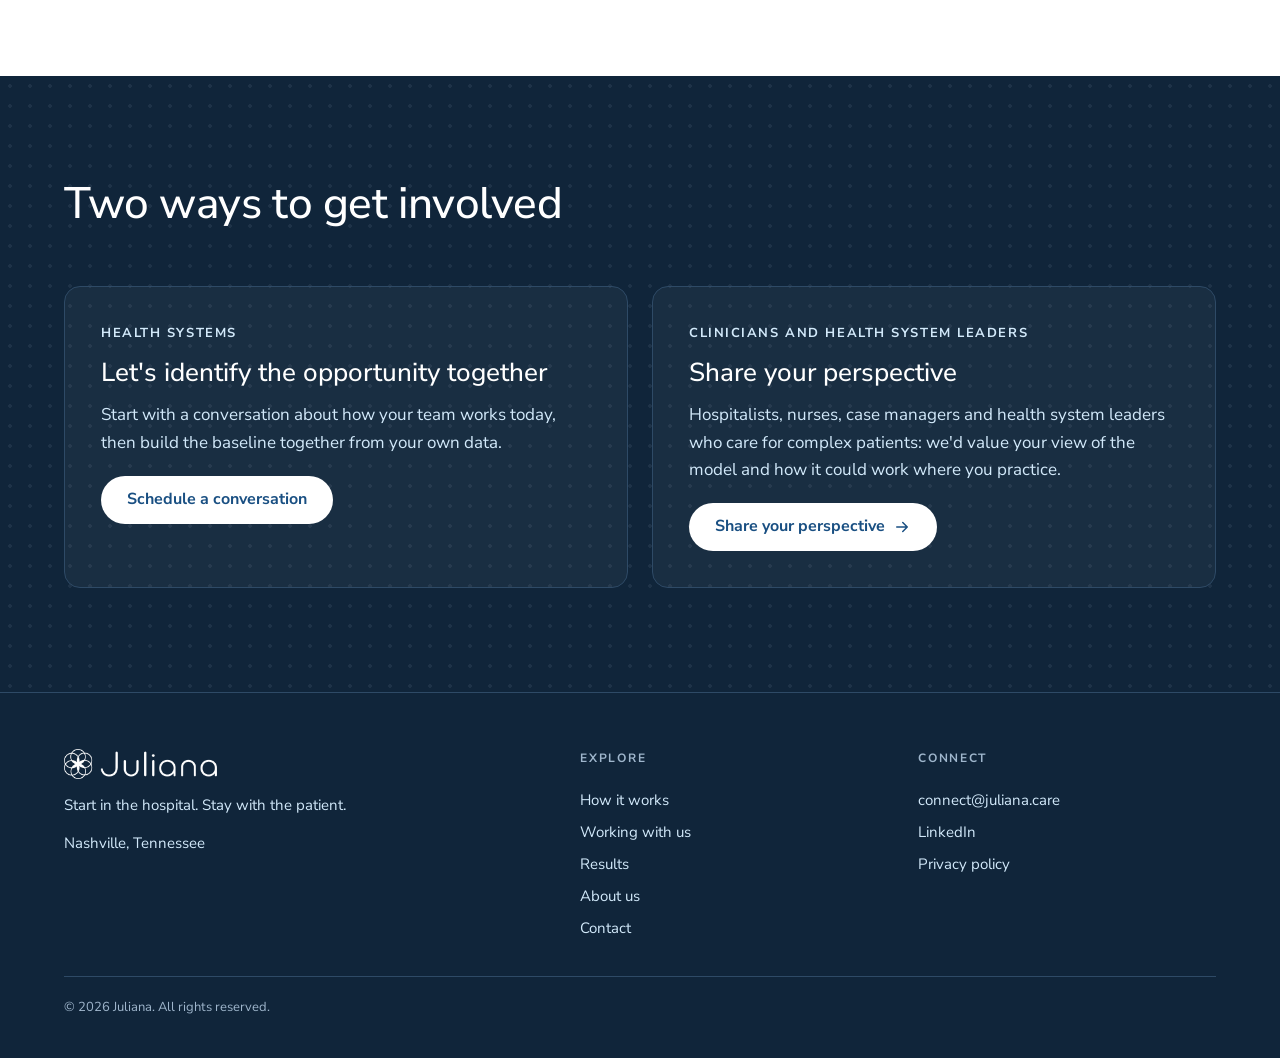
<file: about.html>
<!doctype html>
<html lang="en">
<head>
<meta charset="utf-8">
<meta name="viewport" content="width=device-width, initial-scale=1">
<meta name="robots" content="noindex, nofollow">
<title>About us | Juliana</title>
<meta name="description" content="Juliana grew out of a care program for medically complex inpatients at a leading academic health system. Meet the story, the team and the advisors behind it.">
<meta property="og:type" content="website">
<meta property="og:site_name" content="Juliana">
<meta property="og:title" content="About Juliana: started by clinicians">
<meta property="og:description" content="Juliana grew out of a care program for medically complex inpatients at a leading academic health system. The story, mission, team and advisors.">
<meta property="og:url" content="https://dsasmal-hashed.github.io/juliana-website-demo/about.html">
<meta property="og:image" content="https://dsasmal-hashed.github.io/juliana-website-demo/assets/img/team-huddle.jpg">
<meta name="twitter:card" content="summary_large_image">
<link rel="icon" type="image/png" href="assets/img/favicon.png">
<link rel="preconnect" href="https://fonts.googleapis.com">
<link rel="preconnect" href="https://fonts.gstatic.com" crossorigin>
<link rel="stylesheet" href="https://fonts.googleapis.com/css2?family=Nunito+Sans:wght@400;500;700;800&display=swap">
<link rel="stylesheet" href="css/styles.css?v=20261125j">
<script>document.documentElement.classList.add('js');</script>
</head>
<body>

<svg width="0" height="0" style="position:absolute" aria-hidden="true">
  <filter id="duo-warm" color-interpolation-filters="sRGB"><feColorMatrix type="matrix" values="0.3 0.59 0.11 0 0  0.3 0.59 0.11 0 0  0.3 0.59 0.11 0 0  0 0 0 1 0"/><feComponentTransfer><feFuncR type="table" tableValues="0.063 0.42 0.969"/><feFuncG type="table" tableValues="0.145 0.47 0.937"/><feFuncB type="table" tableValues="0.227 0.53 0.902"/></feComponentTransfer></filter>
  <filter id="duotone" color-interpolation-filters="sRGB">
    <feColorMatrix type="matrix" values="0.3 0.59 0.11 0 0  0.3 0.59 0.11 0 0  0.3 0.59 0.11 0 0  0 0 0 1 0"/>
    <feComponentTransfer>
      <feFuncR type="table" tableValues="0.063 0.255 0.961"/>
      <feFuncG type="table" tableValues="0.145 0.482 0.976"/>
      <feFuncB type="table" tableValues="0.227 0.655 0.988"/>
    </feComponentTransfer>
  </filter>
  <symbol id="i-check" viewBox="0 0 24 24" fill="none" stroke="currentColor" stroke-width="2" stroke-linecap="round" stroke-linejoin="round"><circle cx="12" cy="12" r="9"/><path d="m8 12 3 3 5-6"/></symbol>
  <symbol id="i-arrow" viewBox="0 0 24 24" fill="none" stroke="currentColor" stroke-width="2" stroke-linecap="round" stroke-linejoin="round"><path d="M5 12h14M13 6l6 6-6 6"/></symbol>
  <symbol id="i-plus" viewBox="0 0 24 24" fill="none" stroke="currentColor" stroke-width="2" stroke-linecap="round"><path d="M12 5v14M5 12h14"/></symbol>
  <symbol id="i-bed" viewBox="0 0 24 24" fill="none" stroke="currentColor" stroke-width="1.8" stroke-linecap="round" stroke-linejoin="round"><path d="M3 7v12M3 15h18v4M21 15v-3a3 3 0 0 0-3-3h-7v6"/><circle cx="7" cy="11" r="2"/></symbol>
  <symbol id="i-return" viewBox="0 0 24 24" fill="none" stroke="currentColor" stroke-width="1.8" stroke-linecap="round" stroke-linejoin="round"><path d="M4 12a8 8 0 1 0 2.3-5.6"/><path d="M4 4v4h4"/></symbol>
  <symbol id="i-people" viewBox="0 0 24 24" fill="none" stroke="currentColor" stroke-width="1.8" stroke-linecap="round" stroke-linejoin="round"><circle cx="9" cy="8" r="3"/><path d="M3 20c0-3.3 2.7-6 6-6s6 2.7 6 6"/><circle cx="17" cy="9" r="2.5"/><path d="M16 14.2c2.8.4 5 2.8 5 5.8"/></symbol>
  <symbol id="i-search" viewBox="0 0 24 24" fill="none" stroke="currentColor" stroke-width="1.8" stroke-linecap="round" stroke-linejoin="round"><circle cx="11" cy="11" r="6"/><path d="m20 20-4.5-4.5"/></symbol>
  <symbol id="i-doc" viewBox="0 0 24 24" fill="none" stroke="currentColor" stroke-width="1.8" stroke-linecap="round" stroke-linejoin="round"><path d="M14 3H7a2 2 0 0 0-2 2v14a2 2 0 0 0 2 2h10a2 2 0 0 0 2-2V8z"/><path d="M14 3v5h5M9 13h6M9 17h6"/></symbol>
  <symbol id="i-pulse" viewBox="0 0 24 24" fill="none" stroke="currentColor" stroke-width="1.8" stroke-linecap="round" stroke-linejoin="round"><path d="M3 12h4l3-7 4 14 3-7h4"/></symbol>
  <symbol id="i-lock" viewBox="0 0 24 24" fill="none" stroke="currentColor" stroke-width="1.8" stroke-linecap="round" stroke-linejoin="round"><rect x="5" y="11" width="14" height="10" rx="2"/><path d="M8 11V8a4 4 0 0 1 8 0v3"/></symbol>
  <symbol id="i-file" viewBox="0 0 24 24" fill="none" stroke="currentColor" stroke-width="1.8" stroke-linecap="round" stroke-linejoin="round"><path d="M4 7a2 2 0 0 1 2-2h4l2 2h6a2 2 0 0 1 2 2v8a2 2 0 0 1-2 2H6a2 2 0 0 1-2-2z"/></symbol>
  <symbol id="i-shield" viewBox="0 0 24 24" fill="none" stroke="currentColor" stroke-width="1.8" stroke-linecap="round" stroke-linejoin="round"><path d="M12 3 5 6v6c0 4.4 3 7.8 7 9 4-1.2 7-4.6 7-9V6z"/><path d="m9 12 2 2 4-4"/></symbol>
  <symbol id="i-list" viewBox="0 0 24 24" fill="none" stroke="currentColor" stroke-width="1.8" stroke-linecap="round" stroke-linejoin="round"><path d="M9 6h11M9 12h11M9 18h11"/><circle cx="4.5" cy="6" r="1"/><circle cx="4.5" cy="12" r="1"/><circle cx="4.5" cy="18" r="1"/></symbol>
  <symbol id="i-building" viewBox="0 0 24 24" fill="none" stroke="currentColor" stroke-width="1.8" stroke-linecap="round" stroke-linejoin="round"><path d="M4 21V5a2 2 0 0 1 2-2h8a2 2 0 0 1 2 2v16M16 9h2a2 2 0 0 1 2 2v10M3 21h18M8 7h4M8 11h4M8 15h4"/></symbol>
  <symbol id="i-graduate" viewBox="0 0 24 24" fill="none" stroke="currentColor" stroke-width="1.8" stroke-linecap="round" stroke-linejoin="round"><path d="m2 9 10-5 10 5-10 5z"/><path d="M6 11v5c3 2 9 2 12 0v-5"/></symbol>
  <symbol id="i-gauge" viewBox="0 0 24 24" fill="none" stroke="currentColor" stroke-width="1.8" stroke-linecap="round" stroke-linejoin="round"><path d="M4 18a8 8 0 1 1 16 0"/><path d="m12 18 4-6"/></symbol>
  <symbol id="i-contract" viewBox="0 0 24 24" fill="none" stroke="currentColor" stroke-width="1.8" stroke-linecap="round" stroke-linejoin="round"><rect x="4" y="3" width="16" height="18" rx="2"/><path d="M8 8h8M8 12h8M8 16h4"/></symbol>
  <symbol id="i-linkedin" viewBox="0 0 24 24" fill="currentColor"><path d="M4.98 3.5a2.5 2.5 0 1 1 0 5 2.5 2.5 0 0 1 0-5zM3 9.5h4V21H3zM9.5 9.5h3.8v1.6h.06c.53-1 1.83-2.06 3.77-2.06 4.03 0 4.77 2.65 4.77 6.1V21h-4v-5.2c0-1.24-.02-2.84-1.73-2.84-1.73 0-2 1.35-2 2.75V21h-4z"/></symbol>
  <symbol id="i-menu" viewBox="0 0 24 24" fill="none" stroke="currentColor" stroke-width="2" stroke-linecap="round"><path d="M4 7h16M4 12h16M4 17h16"/></symbol>
  <symbol id="i-heart" viewBox="0 0 24 24" fill="none" stroke="currentColor" stroke-width="1.8" stroke-linecap="round" stroke-linejoin="round"><path d="M12 20s-7-4.4-7-10a4 4 0 0 1 7-2.6A4 4 0 0 1 19 10c0 5.6-7 10-7 10z"/></symbol>
  <symbol id="i-handshake" viewBox="0 0 24 24" fill="none" stroke="currentColor" stroke-width="1.8" stroke-linecap="round" stroke-linejoin="round"><path d="m11 17 2 2a1.4 1.4 0 0 0 2-2"/><path d="m14 14 2.5 2.5a1.4 1.4 0 0 0 2-2L15 11l-3 1-2-2 4-3 7 6"/><path d="M3 13 9 7l3 2"/><path d="m7 17 2 2a1.4 1.4 0 0 0 2-2l-2-2"/></symbol>
  <symbol id="i-external" viewBox="0 0 24 24" fill="none" stroke="currentColor" stroke-width="2" stroke-linecap="round" stroke-linejoin="round"><path d="M14 4h6v6M20 4l-9 9M18 14v5a1 1 0 0 1-1 1H5a1 1 0 0 1-1-1V7a1 1 0 0 1 1-1h5"/></symbol>
</svg>

<header class="site-header">
  <div class="container header-inner">
    <a class="brand" href="index.html" aria-label="Juliana home"><img src="assets/img/juliana-logo.png" alt="Juliana" width="156" height="34"></a>
    <button class="nav-toggle" aria-label="Open menu" aria-expanded="false" aria-controls="site-nav"><svg><use href="#i-menu"/></svg></button>
    <nav class="nav" id="site-nav" aria-label="Main">
      <div class="nav-links">
        <a href="how-it-works.html">How it works</a>
        <a href="working-with-us.html">Working with us</a>
        <a href="results.html">Results</a>
        <a href="about.html" class="is-active" aria-current="page">About us</a>
      </div>
      <a class="btn btn--primary" href="index.html#contact">Schedule a conversation</a>
    </nav>
  </div>
</header>

<main>

<!-- Hero -->
<section class="page-hero">
  <div class="container hero-grid">
    <div>
      <nav class="breadcrumb" aria-label="Breadcrumb"><a href="index.html">Home</a><span class="sep" aria-hidden="true">/</span><span aria-current="page">About us</span></nav>
      <h1>Started by clinicians. Built to help every hospital do the same.</h1>
      <p class="lead">Juliana grew out of a care program for medically complex inpatients at a leading academic health system. Clinicians built it, ran it and measured it for nearly a decade. Juliana brings that experience to other health systems, so their teams start with years of practice already behind them.</p>
      <nav class="jump" aria-label="On this page">
        <a href="#story">Our story</a>
        <a href="#mission">Mission</a>
        <a href="#team">Team</a>
        <a href="#advisors">Advisors</a>
      </nav>
    </div>
    <div class="founder-trio" aria-label="Juliana's founders">
      <figure><img src="assets/team/patrick.jpg" alt="Patrick Sorrentino" width="600" height="600"><figcaption>Patrick Sorrentino<span>CEO &amp; Co-Founder</span></figcaption></figure>
      <figure><img src="assets/team/michael.jpg" alt="Michael D. McCann, MD, MBA" width="600" height="600"><figcaption>Michael D. McCann<span>MD, MBA · Founding Director</span></figcaption></figure>
      <figure><img src="assets/team/les.jpg" alt="Les Wilkinson" width="600" height="600"><figcaption>Les Wilkinson<span>Co-Founder</span></figcaption></figure>
    </div>
  </div>
</section>

<!-- Story -->
<section class="section" id="story">
  <div class="container story-grid">
    <div class="story-intro reveal">
      <h2>From one hospital's answer to a model others can run</h2>
      <p>Juliana began with clinicians who saw the same patients return again and again, and decided one team should be accountable for their care.</p>
      <div class="story-stats">
        <div><strong>2017</strong><span>program founded</span></div>
        <div><strong class="tbc">2,300+</strong><span>patients enrolled and treated</span></div>
        <div><strong>1</strong><span>interdisciplinary team</span></div>
      </div>
    </div>
    <ol class="timeline">
      <li class="reveal">
        <span class="when">2017</span>
        <h3>A response to burnout</h3>
        <p>Stretched by caring for the most complex patients across many services, clinicians at the health system built one interdisciplinary team, accountable for these patients in hospital and between stays.</p>
      </li>
      <li class="reveal">
        <span class="when">2017 to today</span>
        <h3>Refined in practice</h3>
        <p><span class="tbc">Led by medical director Michael D. McCann, MD, MBA, a hospitalist trained in internal medicine and pediatrics,</span> the team refined enrollment criteria, care pathways and the daily huddle patient by patient, with more than <span class="tbc">2,300</span> patients enrolled and treated along the way.</p>
      </li>
      <li class="reveal">
        <span class="when tbc">2025</span>
        <h3>Juliana is formed</h3>
        <p>Incubated at Hashed Health to bring the model to other health systems, built on the expert knowledge and know-how of the founding program and its clinical leaders.</p>
      </li>
      <li class="reveal">
        <span class="when">2026</span>
        <h3>Juliana IQ takes shape</h3>
        <p>A shared platform to find the right patients, keep one plan for each of them and run the model the same way every day.</p>
      </li>
      <li class="reveal is-next">
        <span class="when">Next</span>
        <h3>Partnering with health systems</h3>
        <p>Bringing the model to new hospitals, built with their teams and measured against their own baseline.</p>
      </li>
    </ol>
  </div>
</section>

<!-- Mission and values -->
<section class="section section--tint" id="mission">
  <div class="container">
    <div class="mission reveal">
      <span class="eyebrow">Our mission</span>
      <p class="mission-statement">Juliana exists to help hospitals build care around their most complex patients, the people who cycle through specialties and settings with no one owning the whole picture.</p>
      <p class="mission-body">Our model, proven at a founding academic health system, brings a dedicated interdisciplinary team together around these patients, so they have continuity across hospital stays and are cared for with dignity. We aim to improve care for these patients, reduce avoidable hospital utilization and bed-days, and ease the strain on the teams who care for them.</p>
    </div>
    <div class="values">
      <div class="value reveal"><svg><use href="#i-shield"/></svg><h3>Clinicians lead</h3><p>Every clinical decision stays with your team. Juliana IQ recommends; your team accepts, edits or declines.</p></div>
      <div class="value reveal"><svg><use href="#i-pulse"/></svg><h3>Start from evidence</h3><p>We build your baseline with you before you commit, and measure the program against it.</p></div>
      <div class="value reveal"><svg><use href="#i-handshake"/></svg><h3>Work alongside</h3><p>We join your team's daily rhythm, embedded or on call, and leave your team more capable than we found it.</p></div>
      <div class="value reveal"><svg><use href="#i-heart"/></svg><h3>Dignity for every patient</h3><p>The patients we serve are often called hard to place. We see people whose care has stalled, and a team that can help.</p></div>
    </div>
  </div>
</section>

<!-- Team -->
<section class="section" id="team">
  <div class="container">
    <div class="section-head reveal">
      <h2>Built by clinicians and operators</h2>
      <p>The people behind the model, and the team you will work with. Select anyone to read their background.</p>
    </div>

    <h3 class="tier-label reveal">Founders</h3>
    <div class="founders">
      <article class="founder reveal">
        <button class="portrait-btn" type="button" data-person="patrick-sorrentino" aria-haspopup="dialog"><span class="portrait"><img src="assets/team/patrick.jpg" alt="" width="600" height="600" loading="lazy"><span class="view-cue">View profile</span></span><span class="sr-only">View profile: Patrick Sorrentino</span></button>
        <div class="person-head"><div><h4><button class="name-btn" type="button" data-person="patrick-sorrentino" aria-haspopup="dialog">Patrick Sorrentino</button></h4><p class="role">CEO &amp; Co-Founder</p></div><a href="https://www.linkedin.com/in/patrick-sorrentino-mha-59409552/" aria-label="Patrick Sorrentino on LinkedIn" target="_blank" rel="noopener"><svg><use href="#i-linkedin"/></svg></a></div>
        <p class="focus tbc">Partners with health system executives from the first conversation to launch.</p>
      </article>
      <article class="founder reveal">
        <button class="portrait-btn" type="button" data-person="michael-mccann" aria-haspopup="dialog"><span class="portrait"><img src="assets/team/michael.jpg" alt="" width="600" height="600" loading="lazy"><span class="view-cue">View profile</span></span><span class="sr-only">View profile: Michael D. McCann, MD, MBA</span></button>
        <div class="person-head"><div><h4><button class="name-btn" type="button" data-person="michael-mccann" aria-haspopup="dialog">Michael D. McCann, MD, MBA</button></h4><p class="role">Founding Director, Clinical Model &amp; Care Design</p></div><a href="https://www.linkedin.com/in/michael-d-mccann-md-mba-2a3118191/" aria-label="Michael D. McCann, MD, MBA on LinkedIn" target="_blank" rel="noopener"><svg><use href="#i-linkedin"/></svg></a></div>
        <p class="focus tbc">Designs the clinical model and trains partner teams to run it.</p>
      </article>
      <article class="founder reveal">
        <button class="portrait-btn" type="button" data-person="les-wilkinson" aria-haspopup="dialog"><span class="portrait"><img src="assets/team/les.jpg" alt="" width="600" height="600" loading="lazy"><span class="view-cue">View profile</span></span><span class="sr-only">View profile: Les Wilkinson</span></button>
        <div class="person-head"><div><h4><button class="name-btn" type="button" data-person="les-wilkinson" aria-haspopup="dialog">Les Wilkinson</button></h4><p class="role">Co-Founder, Strategy &amp; Operations Advisor</p></div><a href="https://www.linkedin.com/in/leswilkinson/" aria-label="Les Wilkinson on LinkedIn" target="_blank" rel="noopener"><svg><use href="#i-linkedin"/></svg></a></div>
        <p class="focus tbc">Shapes strategy and operations as programs launch and grow.</p>
      </article>
    </div>

    <h3 class="tier-label reveal">Leadership team</h3>
    <div class="members">
      <article class="member reveal">
        <button class="portrait-btn" type="button" data-person="debashish-sasmal" aria-haspopup="dialog"><span class="portrait"><img src="assets/team/deb.jpg" alt="" width="600" height="600" loading="lazy"></span><span class="sr-only">View profile: Debashish Sasmal</span></button>
        <a class="li-badge" href="https://www.linkedin.com/in/dsasmal/" aria-label="Debashish Sasmal on LinkedIn" target="_blank" rel="noopener"><svg><use href="#i-linkedin"/></svg></a>
        <div>
          <div class="person-head"><div><h4><button class="name-btn" type="button" data-person="debashish-sasmal" aria-haspopup="dialog">Debashish Sasmal</button></h4><p class="role">Head of Product &amp; Platform</p></div></div>
          <p class="focus tbc">Leads Juliana IQ and your data onboarding.</p>
        </div>
      </article>
      <article class="member reveal">
        <button class="portrait-btn" type="button" data-person="leah-callahan" aria-haspopup="dialog"><span class="portrait"><img src="assets/team/leah.jpg" alt="" width="600" height="600" loading="lazy"></span><span class="sr-only">View profile: Leah Callahan</span></button>
        <a class="li-badge" href="https://www.linkedin.com/in/leahjcallahan/" aria-label="Leah Callahan on LinkedIn" target="_blank" rel="noopener"><svg><use href="#i-linkedin"/></svg></a>
        <div>
          <div class="person-head"><div><h4><button class="name-btn" type="button" data-person="leah-callahan" aria-haspopup="dialog">Leah Callahan</button></h4><p class="role">Director, Commercialization</p></div></div>
          <p class="focus tbc">Your first point of contact for a partnership.</p>
        </div>
      </article>
      <article class="member reveal">
        <button class="portrait-btn" type="button" data-person="shadi-awad" aria-haspopup="dialog"><span class="portrait"><img src="assets/team/shadi.jpg" alt="" width="600" height="600" loading="lazy"></span><span class="sr-only">View profile: Shadi Awad, MD, MBA</span></button>
        <a class="li-badge" href="https://www.linkedin.com/in/shadi-awad-md-mba-584ab9301/" aria-label="Shadi Awad, MD, MBA on LinkedIn" target="_blank" rel="noopener"><svg><use href="#i-linkedin"/></svg></a>
        <div>
          <div class="person-head"><div><h4><button class="name-btn" type="button" data-person="shadi-awad" aria-haspopup="dialog">Shadi Awad, MD, MBA</button></h4><p class="role">Chief of Staff</p></div></div>
          <p class="focus tbc">Keeps priorities, partners and the team moving with the CEO.</p>
        </div>
      </article>
    </div>

    <div class="advisors-block" id="advisors">
      <h3 class="tier-label reveal">Advisors</h3>
      <p class="tier-intro reveal">Health system and clinical leaders who guide the model and its partnerships.</p>
      <div class="members members--advisors">
      <article class="member member--advisor reveal">
        <button class="portrait-btn" type="button" data-person="lynn-simon" aria-haspopup="dialog"><span class="portrait"><img src="assets/team/lynn.jpg" alt="" width="600" height="600" loading="lazy"></span><span class="sr-only">View profile: Lynn Simon, MD</span></button>
        <a class="li-badge" href="https://www.linkedin.com/in/lynn-simon-ba4281b/" aria-label="Lynn Simon, MD on LinkedIn" target="_blank" rel="noopener"><svg><use href="#i-linkedin"/></svg></a>
        <div>
          <div class="person-head"><div><h4><button class="name-btn" type="button" data-person="lynn-simon" aria-haspopup="dialog">Lynn Simon, MD</button></h4><p class="role">Former President, Healthcare Innovation, and Chief Medical Officer, Community Health Systems</p></div></div>
          <p class="adv-quote">“The Juliana Team is passionate about improving care for patients with complex medical conditions while delivering tangible value for health systems: shorter stays, fewer readmissions and lower total cost of care. A definite win-win.”</p>
        </div>
      </article>
      <article class="member member--advisor reveal">
        <button class="portrait-btn" type="button" data-person="mark-montoney" aria-haspopup="dialog"><span class="portrait"><img src="assets/team/mark.jpg" alt="" width="600" height="600" loading="lazy"></span><span class="sr-only">View profile: Mark Montoney, MD</span></button>
        <a class="li-badge" href="https://www.linkedin.com/in/mark-montoney-md-mba-94a85014/" aria-label="Mark Montoney, MD on LinkedIn" target="_blank" rel="noopener"><svg><use href="#i-linkedin"/></svg></a>
        <div>
          <div class="person-head"><div><h4><button class="name-btn" type="button" data-person="mark-montoney" aria-haspopup="dialog">Mark Montoney, MD</button></h4><p class="role">Former health system Chief Medical Officer</p></div></div>
          <p class="adv-quote">“As an advisor to Juliana, I work with an exceptional team to help shape clinical strategy and meaningful healthcare transformation for the most medically complex patients, driving better outcomes and lower costs.”</p>
        </div>
      </article>
<article class="member member--advisor reveal" hidden><!-- Hidden 25 Nov (Deb): kept for later, not removed -->
        <button class="portrait-btn" type="button" data-person="ken-holroyd" aria-haspopup="dialog"><span class="portrait"><img src="assets/team/ken.jpg" alt="" width="600" height="600" loading="lazy"></span><span class="sr-only">View profile: Ken Holroyd, MD, MBA</span></button>
        <div>
          <div class="person-head"><div><h4><button class="name-btn" type="button" data-person="ken-holroyd" aria-haspopup="dialog">Ken Holroyd, MD, MBA</button></h4><p class="role">Physician executive and research commercialization leader</p></div></div>
          <p class="adv-quote"><span class="tbc">“Quote from Ken to come: what he advises the Juliana team on, or what it is like working with the team.”</span></p>
        </div>
      </article>
      <article class="member member--advisor reveal">
        <button class="portrait-btn" type="button" data-person="lauren-garrison" aria-haspopup="dialog"><span class="portrait"><img src="assets/team/lauren.jpg" alt="" width="600" height="600" loading="lazy"></span><span class="sr-only">View profile: Lauren Garrison</span></button>
        <a class="li-badge" href="https://www.linkedin.com/in/lauren-garrison-41349b3/" aria-label="Lauren Garrison on LinkedIn" target="_blank" rel="noopener"><svg><use href="#i-linkedin"/></svg></a>
        <div>
          <div class="person-head"><div><h4><button class="name-btn" type="button" data-person="lauren-garrison" aria-haspopup="dialog">Lauren Garrison</button></h4><p class="role">Senior Advisor, Growth &amp; Strategic Partnerships</p></div></div>
          <p class="adv-quote"><span class="tbc">“Quote from Lauren to come: what she advises the Juliana team on, or what it is like working with the team.”</span></p>
        </div>
      </article>
      <article class="member member--advisor reveal">
        <button class="portrait-btn" type="button" data-person="frank-coliano" aria-haspopup="dialog"><span class="portrait"><img src="assets/team/frank.jpg" alt="" width="600" height="600" loading="lazy"></span><span class="sr-only">View profile: Frank Coliano</span></button>
        <a class="li-badge" href="https://www.linkedin.com/in/frank-c-77992539/" aria-label="Frank Coliano on LinkedIn" target="_blank" rel="noopener"><svg><use href="#i-linkedin"/></svg></a>
        <div>
          <div class="person-head"><div><h4><button class="name-btn" type="button" data-person="frank-coliano" aria-haspopup="dialog">Frank Coliano</button></h4><p class="role tbc">CEO, Dynamic Dental Partners Group</p></div></div>
          <p class="adv-quote"><span class="tbc">“Quote from Frank to come: what he advises the Juliana team on, or what it is like working with the team.”</span></p>
        </div>
      </article>
      </div>
    </div>
  </div>
</section>

<dialog class="profile-sheet" id="profile" aria-labelledby="profile-name">
  <div class="profile-inner">
    <div class="profile-top">
      <span class="profile-tier" id="profile-tier"></span>
      <button class="profile-close" type="button" id="profile-close" aria-label="Close profile"><svg viewBox="0 0 24 24" fill="none" stroke="currentColor" stroke-width="2" stroke-linecap="round"><path d="M6 6l12 12M18 6 6 18"/></svg></button>
    </div>
    <div class="profile-photo" id="profile-photo"></div>
    <div class="profile-namerow"><h2 id="profile-name"></h2><span id="profile-li"></span></div>
    <p class="profile-title" id="profile-title"></p>
    <p class="profile-focus" id="profile-focus"></p>
    <h3 class="profile-label">Background</h3>
    <p class="profile-bio tbc" id="profile-bio"></p>
    <h3 class="profile-label">Highlights</h3>
    <ul class="profile-tags" id="profile-tags"></ul>
    <div class="profile-nav">
      <button type="button" class="btn btn--secondary" id="profile-prev"><svg style="transform:rotate(180deg)"><use href="#i-arrow"/></svg>Previous</button>
      <button type="button" class="btn btn--secondary" id="profile-next">Next<svg><use href="#i-arrow"/></svg></button>
    </div>
  </div>
</dialog>
<script type="application/json" id="people-data">[{"tier": "Founder", "slug": "patrick-sorrentino", "photo": "patrick.jpg", "initials": null, "name": "Patrick Sorrentino", "title": "CEO &amp; Co-Founder", "focus": "Partners with health system executives from the first conversation to launch.", "bio": "Patrick has spent his career inside and alongside academic medical centers, regional health systems and physician enterprises, working on complex operational, financial and strategic challenges. A former health system CEO, he focuses on practical operating models that produce measurable clinical and economic results: complex inpatient care model design, length of stay and discharge improvement, capacity and margin recovery, interdisciplinary operating model transformation, physician and specialist alignment, and value-based care for high-utilization populations. At Juliana, he partners with health system leaders to help their existing teams organize around their most complex patients and reach measurable results faster than building the model alone.", "highlights": ["Former health system CEO", "Complex inpatient care models", "Length of stay and throughput", "Capacity and margin recovery", "Value-based care", "MHA"], "linkedin": "https://www.linkedin.com/in/patrick-sorrentino-mha-59409552/"}, {"tier": "Founder", "slug": "michael-mccann", "photo": "michael.jpg", "initials": null, "name": "Michael D. McCann, MD, MBA", "title": "Founding Director, Clinical Model &amp; Care Design", "focus": "Designs the clinical model and trains partner teams to run it.", "bio": "Michael is a hospitalist trained in combined internal medicine and pediatrics, and an Assistant Professor of Clinical Medicine in hospital medicine at a leading academic health system. He is medical director of the founding program and its inpatient unit: one consistent interprofessional team for patients with complex medical and social needs, built on trusting relationships, self-efficacy and attention to health-related social needs. He also directs a discharge care center and post-discharge clinic, and teaches systems engagement to medical students. He earned his MD at Penn State College of Medicine, completed residency at Penn State Health Milton S. Hershey Medical Center, and holds an MBA. A Senior Fellow in Hospital Medicine, he was named his health system’s 2026 Innovator of the Year for founding Juliana.", "highlights": ["Medical director, founding program", "Internal medicine and pediatrics", "2026 Innovator of the Year", "Senior Fellow in Hospital Medicine", "FACP, FAAP", "MD, MBA"], "linkedin": "https://www.linkedin.com/in/michael-d-mccann-md-mba-2a3118191/"}, {"tier": "Founder", "slug": "les-wilkinson", "photo": "les.jpg", "initials": null, "name": "Les Wilkinson", "title": "Co-Founder, Strategy &amp; Operations Advisor", "focus": "Shapes strategy and operations as programs launch and grow.", "bio": "Les is Chief Operating Officer at Hashed Health, where he leads operations, finance, legal and strategic partnerships. He has helped create portfolio companies including Juliana, Bramble Health (acquired by Turquoise Health) and SubPop Health (acquired by MedeAnalytics). Before Hashed, he was a founding team member and Managing Director at Martin Ventures, a healthcare technology venture firm, and served as a director and investment lead for digital health and tech-enabled services companies. He began his career as a healthcare transactional attorney in Nashville.", "highlights": ["COO, Hashed Health", "Martin Ventures", "Healthcare attorney", "Venture builder"], "linkedin": "https://www.linkedin.com/in/leswilkinson/"}, {"tier": "Leadership team", "slug": "debashish-sasmal", "photo": "deb.jpg", "initials": null, "name": "Debashish Sasmal", "title": "Head of Product &amp; Platform", "focus": "Leads Juliana IQ and your data onboarding.", "bio": "Debashish brings more than 15 years of experience in product leadership, venture incubation, commercialization and enterprise technology. He spent over six years at UPMC Enterprises leading product and venture initiatives in virtual care, cognitive health and chronic pain, and has served as a board observer for venture-backed companies. He is Vice President of Product Management at Hashed Health.", "highlights": ["VP Product, Hashed Health", "UPMC Enterprises", "MS Product Management, Carnegie Mellon", "B.Tech, Computer Science"], "linkedin": "https://www.linkedin.com/in/dsasmal/"}, {"tier": "Leadership team", "slug": "leah-callahan", "photo": "leah.jpg", "initials": null, "name": "Leah Callahan", "title": "Director, Commercialization", "focus": "Your first point of contact for a partnership.", "bio": "Leah leads go-to-market and commercialization at Hashed Health, building the commercial foundation for its ventures from launch through scale. She works with C-suite executives at health systems, payers and healthcare services organizations. She previously evaluated hundreds of early-stage healthcare companies each year, and has long worked where founders, operators and investors meet.", "highlights": ["Commercialization, Hashed Health", "Health system and payer partnerships", "Early-stage healthcare investing"], "linkedin": "https://www.linkedin.com/in/leahjcallahan/"}, {"tier": "Leadership team", "slug": "shadi-awad", "photo": "shadi.jpg", "initials": null, "name": "Shadi Awad, MD, MBA", "title": "Chief of Staff", "focus": "Keeps priorities, partners and the team moving with the CEO.", "bio": "Shadi is a physician and Venture Architect at Hashed Health, helping ventures move from early concept to investable business, from research and financial models to fundraising strategy and investor communications. He trained as a general surgeon at UT Southwestern and has worked in healthcare consulting and with health systems on enterprise software. He holds an MD and an MBA from the UAB Heersink School of Medicine, and studied economics at Washington University in St. Louis.", "highlights": ["MD, MBA, UAB", "Surgical training, UT Southwestern", "Venture Architect, Hashed Health"], "linkedin": "https://www.linkedin.com/in/shadi-awad-md-mba-584ab9301/"}, {"tier": "Advisor", "slug": "lynn-simon", "photo": "lynn.jpg", "initials": null, "name": "Lynn Simon, MD", "title": "Advisor", "focus": "Former President, Healthcare Innovation, and Chief Medical Officer, Community Health Systems", "bio": "Lynn joined Community Health Systems in 2010 and served as President, Healthcare Innovation, and Chief Medical Officer before retiring from the role at the end of 2024 and continuing with the company as a consultant. Earlier, she was Senior Vice President and Chief Medical Officer of Jewish Hospital &amp; St. Mary's in Louisville, Kentucky.", "highlights": ["Former CMO, Community Health Systems", "Healthcare innovation", "Physician executive"], "linkedin": "https://www.linkedin.com/in/lynn-simon-ba4281b/", "bring": "<span class=\"tbc ph\">[One line, approved by Lynn, on what she advises Juliana on]</span>"}, {"tier": "Advisor", "slug": "mark-montoney", "photo": "mark.jpg", "initials": null, "name": "Mark Montoney, MD", "title": "Advisor", "focus": "Former health system Chief Medical Officer", "bio": "Mark is a physician executive with national leadership experience in care delivery innovation. A former health system Chief Medical Officer, he has an extensive background in complex care transformation and focuses on integrating clinical strategy with operational performance.", "highlights": ["Former health system CMO", "Care delivery innovation", "MD, MBA"], "linkedin": "https://www.linkedin.com/in/mark-montoney-md-mba-94a85014/", "bring": "<span class=\"tbc ph\">[One line, approved by Mark, on what he advises Juliana on]</span>"}, {"tier": "Advisor", "slug": "ken-holroyd", "photo": "ken.jpg", "initials": null, "name": "Ken Holroyd, MD, MBA", "title": "Advisor", "focus": "Physician executive and research commercialization leader", "bio": "Ken is a physician executive and research commercialization leader whose career spans academic medicine, technology commercialization and industry. He spent seven years in the biopharmaceutical industry, including as Executive Vice President and Chief Operating Officer of Genaera Corporation, and was a faculty member at the University of Pennsylvania and Johns Hopkins University. He trained in internal medicine and anesthesiology at Johns Hopkins and in pulmonary medicine at the National Institutes of Health, has served on the boards of several health technology companies, and is a past co-chair of the Public-Private Partnership Committee of the NIH Clinical and Translational Science Award program.", "highlights": ["Research commercialization", "Former biopharma COO", "Health technology boards", "MD, Johns Hopkins", "MBA"], "linkedin": null, "hidden": true}, {"tier": "Advisor", "slug": "lauren-garrison", "photo": "lauren.jpg", "initials": null, "name": "Lauren Garrison", "title": "Senior Advisor, Growth &amp; Strategic Partnerships", "focus": "<span class=\"tbc ph\">[One line, approved by Lauren, on what she advises Juliana on]</span>", "bio": "<span class=\"tbc ph\">[Bio to come: Lauren’s background and experience in healthcare growth and strategic partnerships, approved by Lauren]</span>", "highlights": ["Growth and strategic partnerships"], "linkedin": "https://www.linkedin.com/in/lauren-garrison-41349b3/", "bring": "<span class=\"tbc ph\">[One line, approved by Lauren, on what she advises Juliana on]</span>"}, {"tier": "Advisor", "slug": "frank-coliano", "photo": "frank.jpg", "initials": null, "name": "Frank Coliano", "title": "Advisor", "focus": "CEO, Dynamic Dental Partners Group", "bio": "Frank is CEO of Dynamic Dental Partners Group and previously served as a Senior Advisor to Hashed Health.", "highlights": ["CEO, Dynamic Dental Partners Group"], "linkedin": "https://www.linkedin.com/in/frank-c-77992539/", "bring": "<span class=\"tbc ph\">[One line, approved by Frank, on what he advises Juliana on]</span>"}]</script>

<!-- Hashed Health -->
<section class="section" id="hashed">
  <div class="container"><div class="studio reveal">
    <div>
      <span class="eyebrow">Incubated at Hashed Health</span>
      <h2>A venture studio behind a clinical model</h2>
    </div>
    <div>
      <p class="tbc">Hashed Health builds healthcare companies alongside the health systems and clinicians who understand the problem best. For Juliana, that means product, engineering, go-to-market and operating support, so the clinical team can focus on the care model and the partners who run it.</p>
      <a class="studio-link" href="https://www.hashedhealth.com/" target="_blank" rel="noopener">Visit Hashed Health <svg><use href="#i-external"/></svg></a>
    </div>
  </div>
  </div>
</section>

<!-- Join -->
<section class="section section--dark" id="join">
  <div class="container">
    <div class="section-head reveal">
      <h2>Two ways to get involved</h2>
    </div>
    <div class="join">
      <div class="join-card reveal">
        <span class="label">Health systems</span>
        <h3>Let's identify the opportunity together</h3>
        <p>Start with a conversation about how your team works today, then build the baseline together from your own data.</p>
        <a class="btn btn--light" href="index.html#contact">Schedule a conversation</a>
      </div>
      <div class="join-card reveal">
        <span class="label">Clinicians and health system leaders</span>
        <h3>Share your perspective</h3>
        <p>Hospitalists, nurses, case managers and health system leaders who care for complex patients: we'd value your view of the model and how it could work where you practice.</p>
        <a class="btn btn--light" href="mailto:connect@juliana.care?subject=Clinician%20perspective">Share your perspective <svg><use href="#i-arrow"/></svg></a>
      </div>
    </div>
  </div>
</section>

</main>

<footer class="site-footer">
  <div class="container">
    <div class="footer-grid">
      <div class="footer-brand">
        <img src="assets/img/juliana-logo-white.png" alt="Juliana" width="153" height="30" loading="lazy">
        <p class="footer-tagline">Start in the hospital. Stay with the patient.</p>
        <p class="tbc">Nashville, Tennessee</p>
      </div>
      <nav aria-label="Explore">
        <h4>Explore</h4>
        <a href="how-it-works.html">How it works</a>
        <a href="working-with-us.html">Working with us</a>
        <a href="results.html">Results</a>
        <a href="about.html">About us</a>
        <a href="index.html#contact">Contact</a>
      </nav>
      <div>
        <h4>Connect</h4>
        <p class="tbc">connect@juliana.care</p>
        <p><span class="tbc">LinkedIn</span></p>
        <a href="privacy.html">Privacy policy</a>
      </div>
    </div>
    
    <p class="copyright">© 2026 Juliana. All rights reserved.</p>
  </div>
</footer>

<script src="js/main.js?v=20261125j"></script>
</body>
</html>
</file>
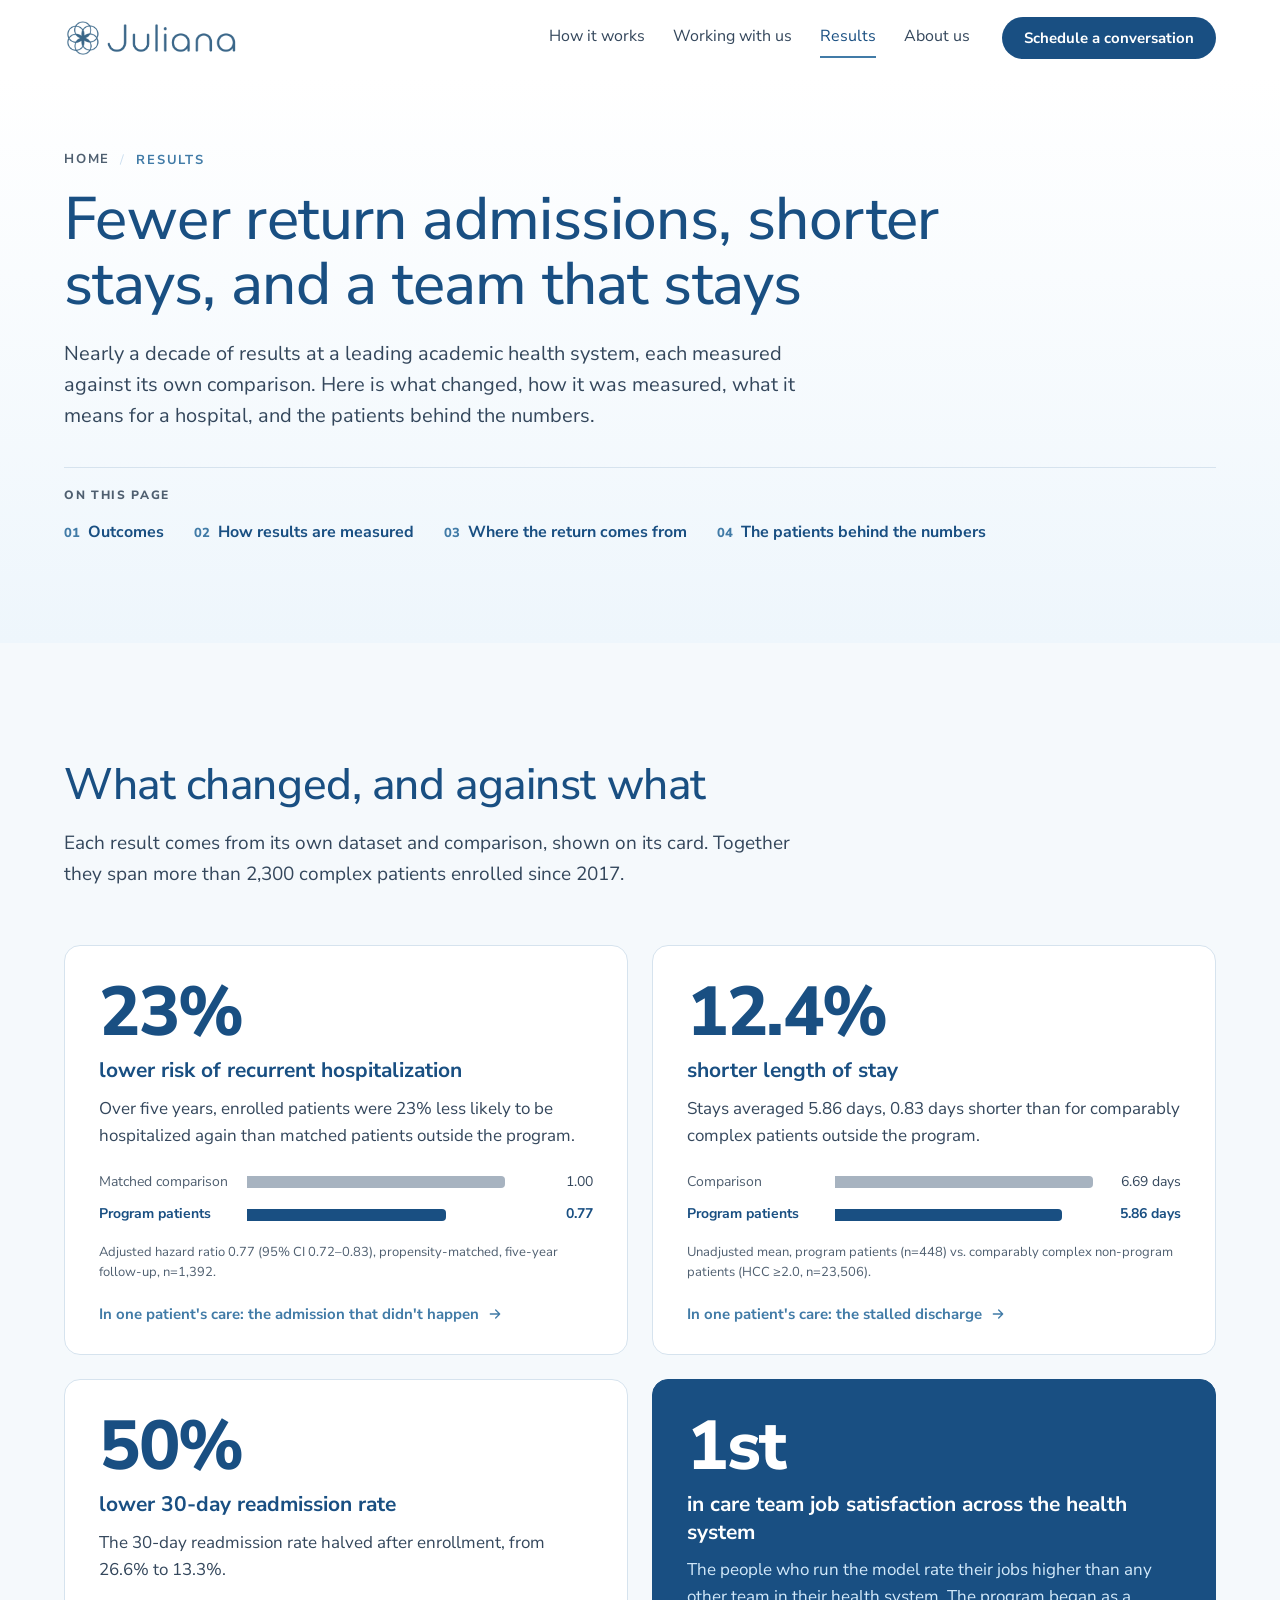
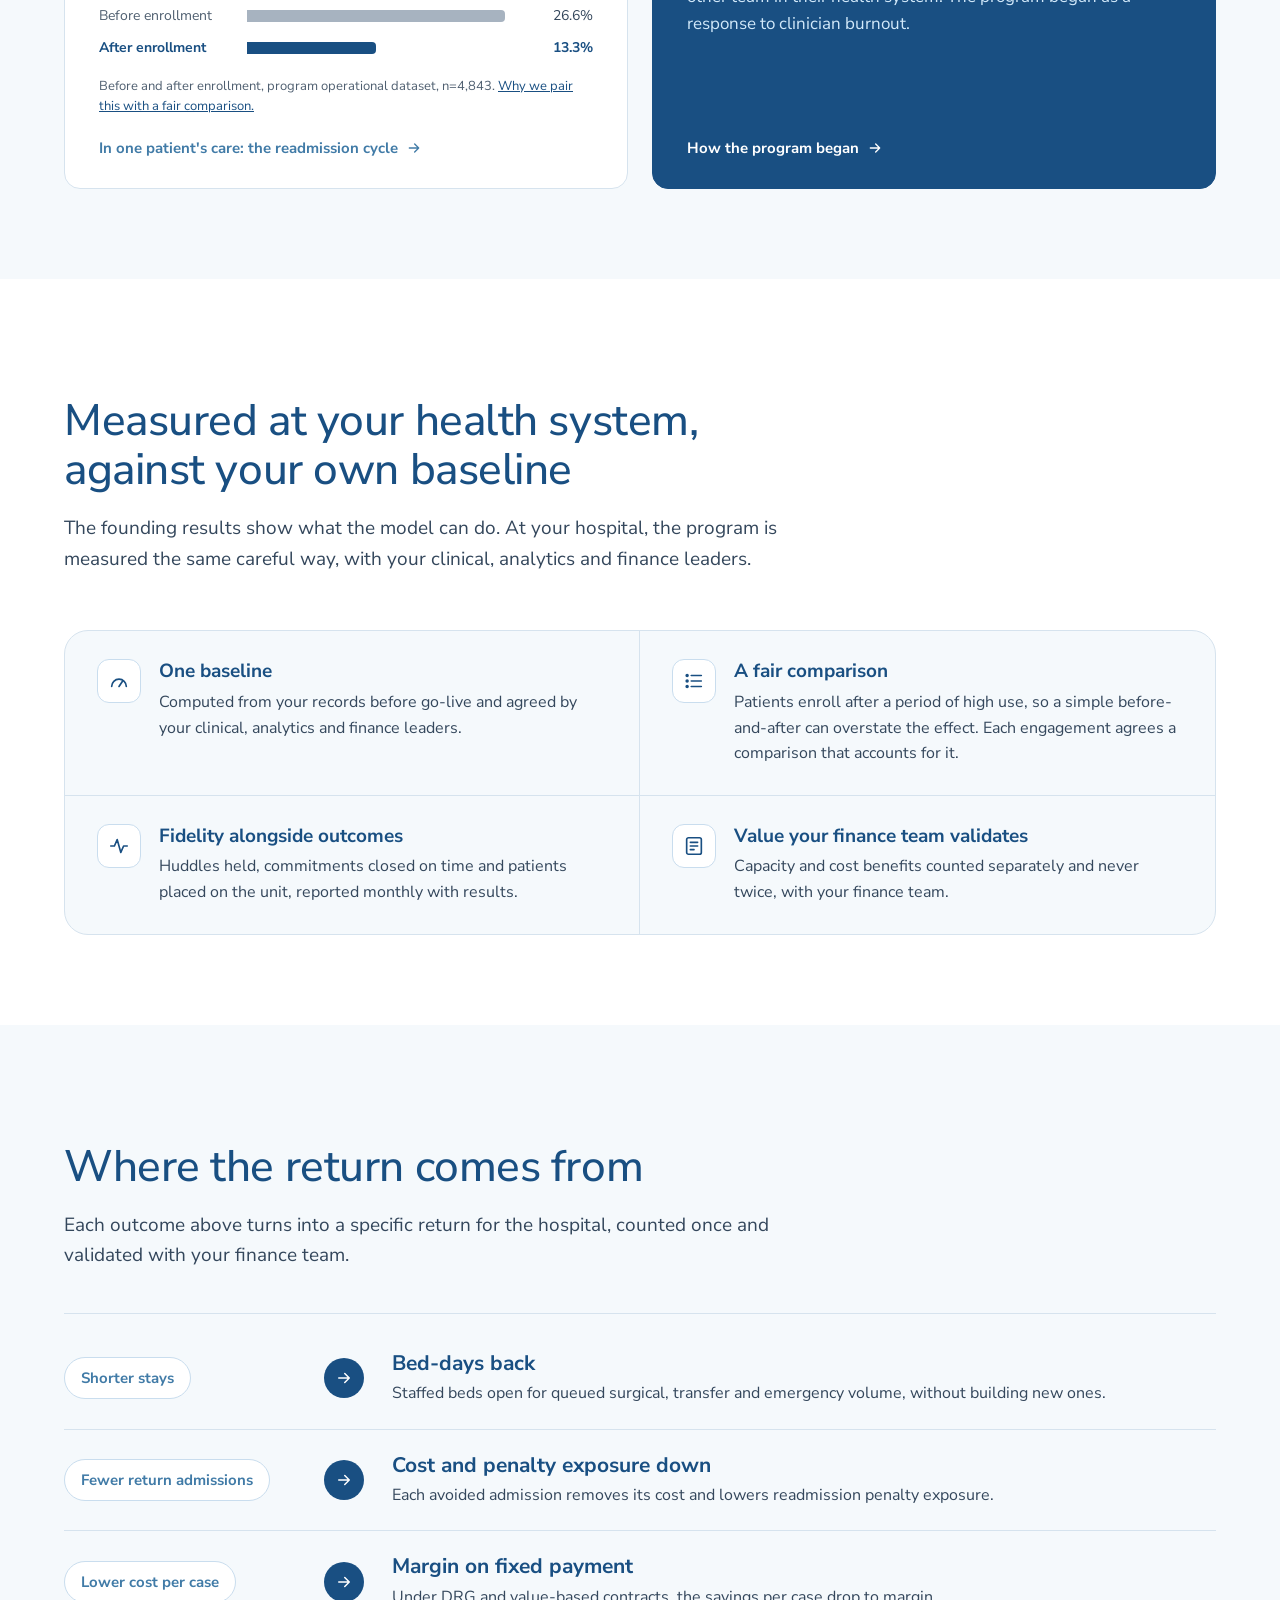
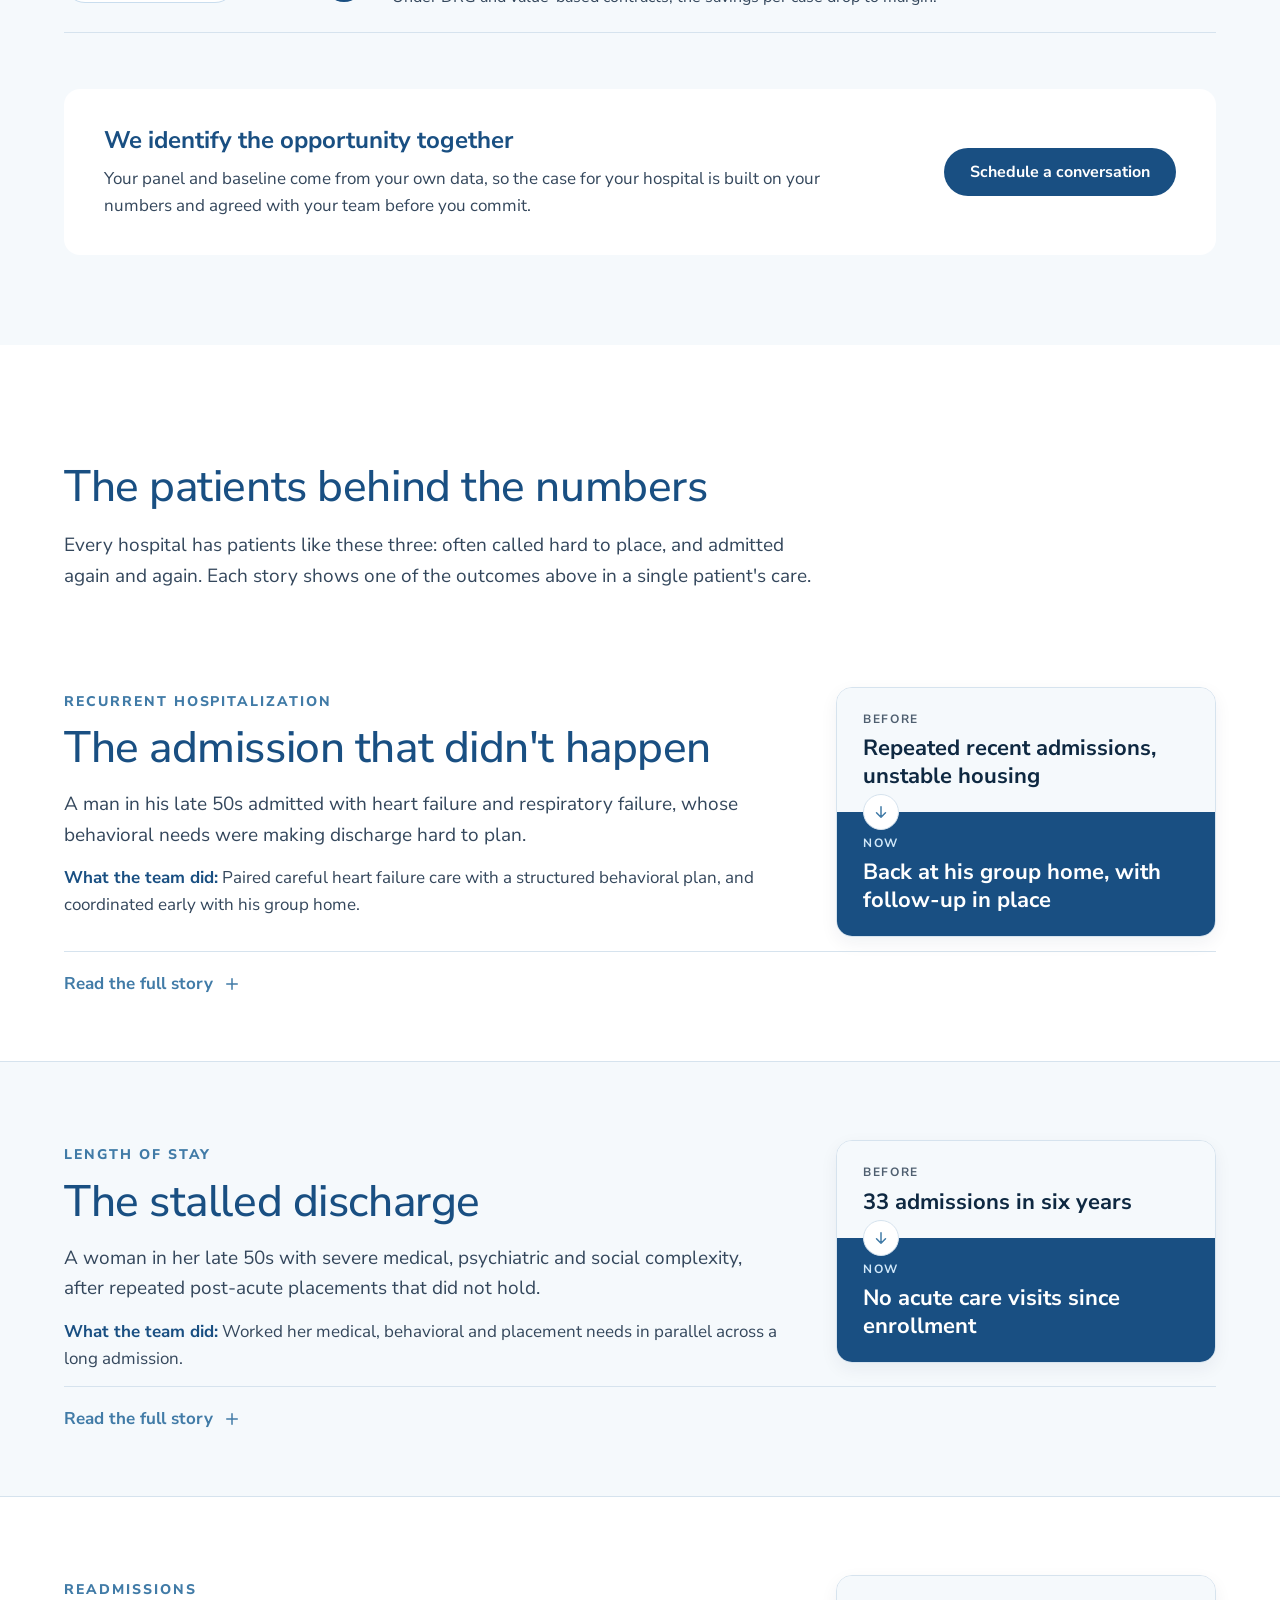
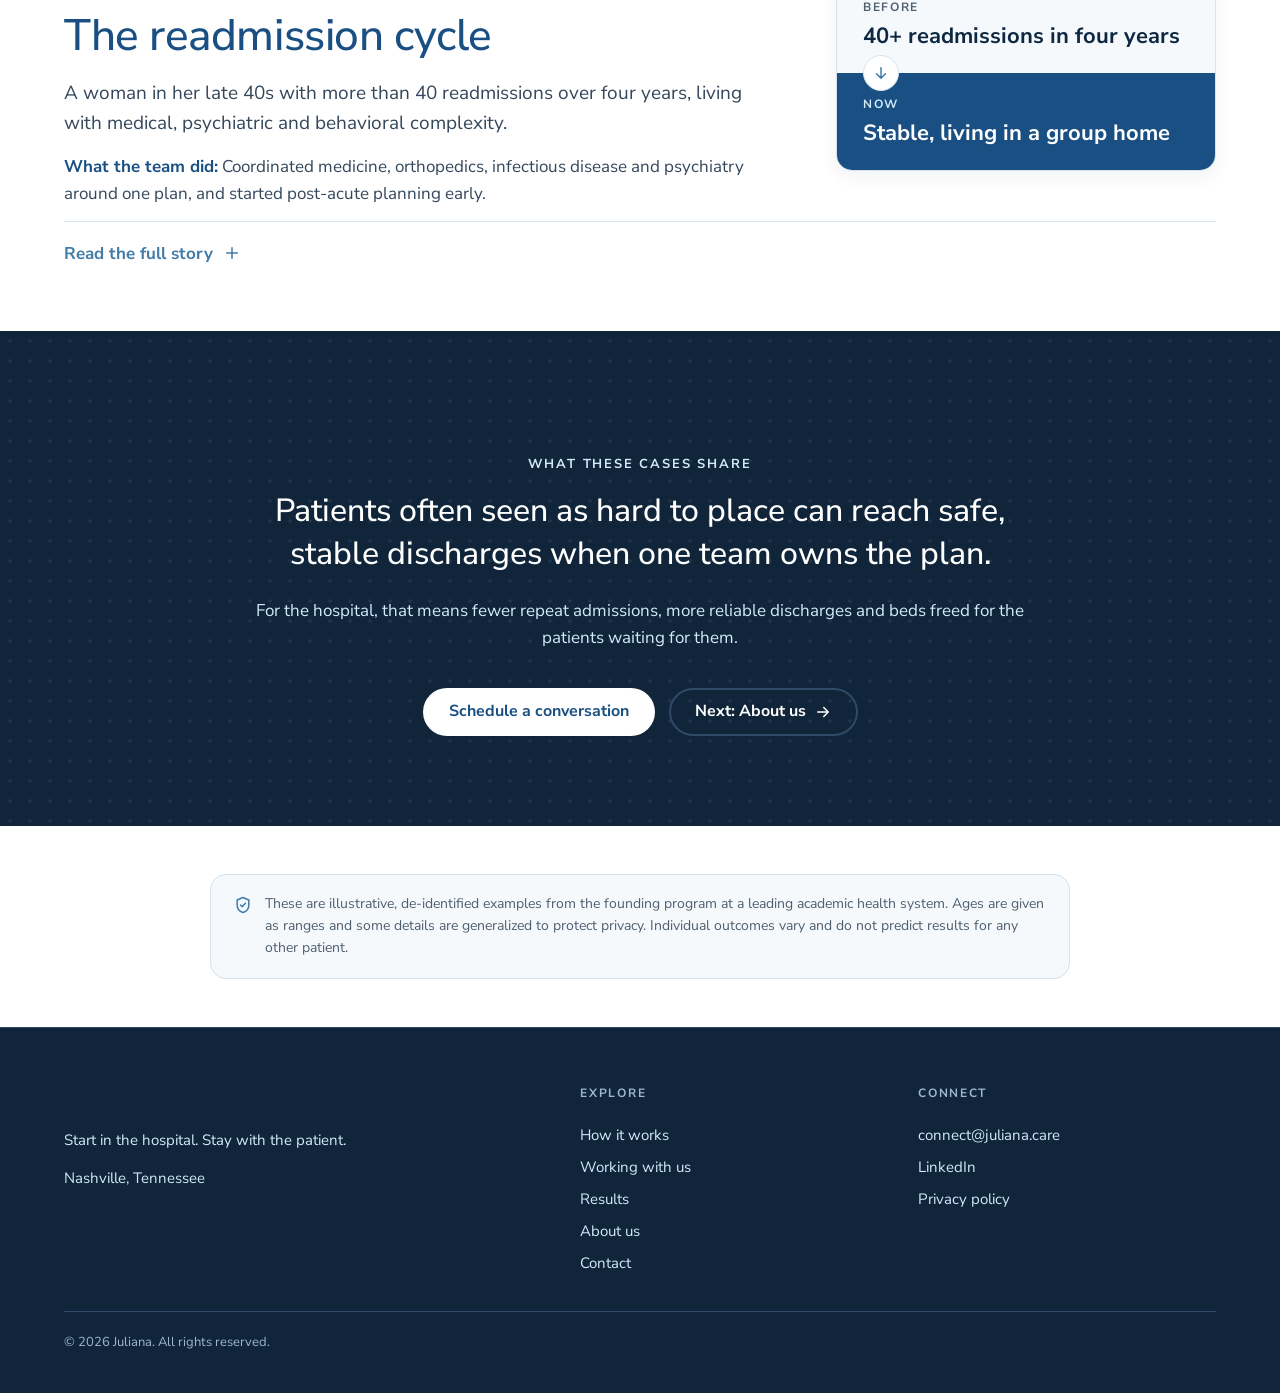
<file: case-examples.html>
<!doctype html>
<html lang="en">
<head>
<meta charset="utf-8">
<meta name="robots" content="noindex, nofollow">
<meta http-equiv="refresh" content="0; url=results.html#stories">
<title>Results | Juliana</title>
</head>
<body>
<p>The case examples have moved to <a href="results.html#stories">Results</a>.</p>
</body>
</html>
</file>
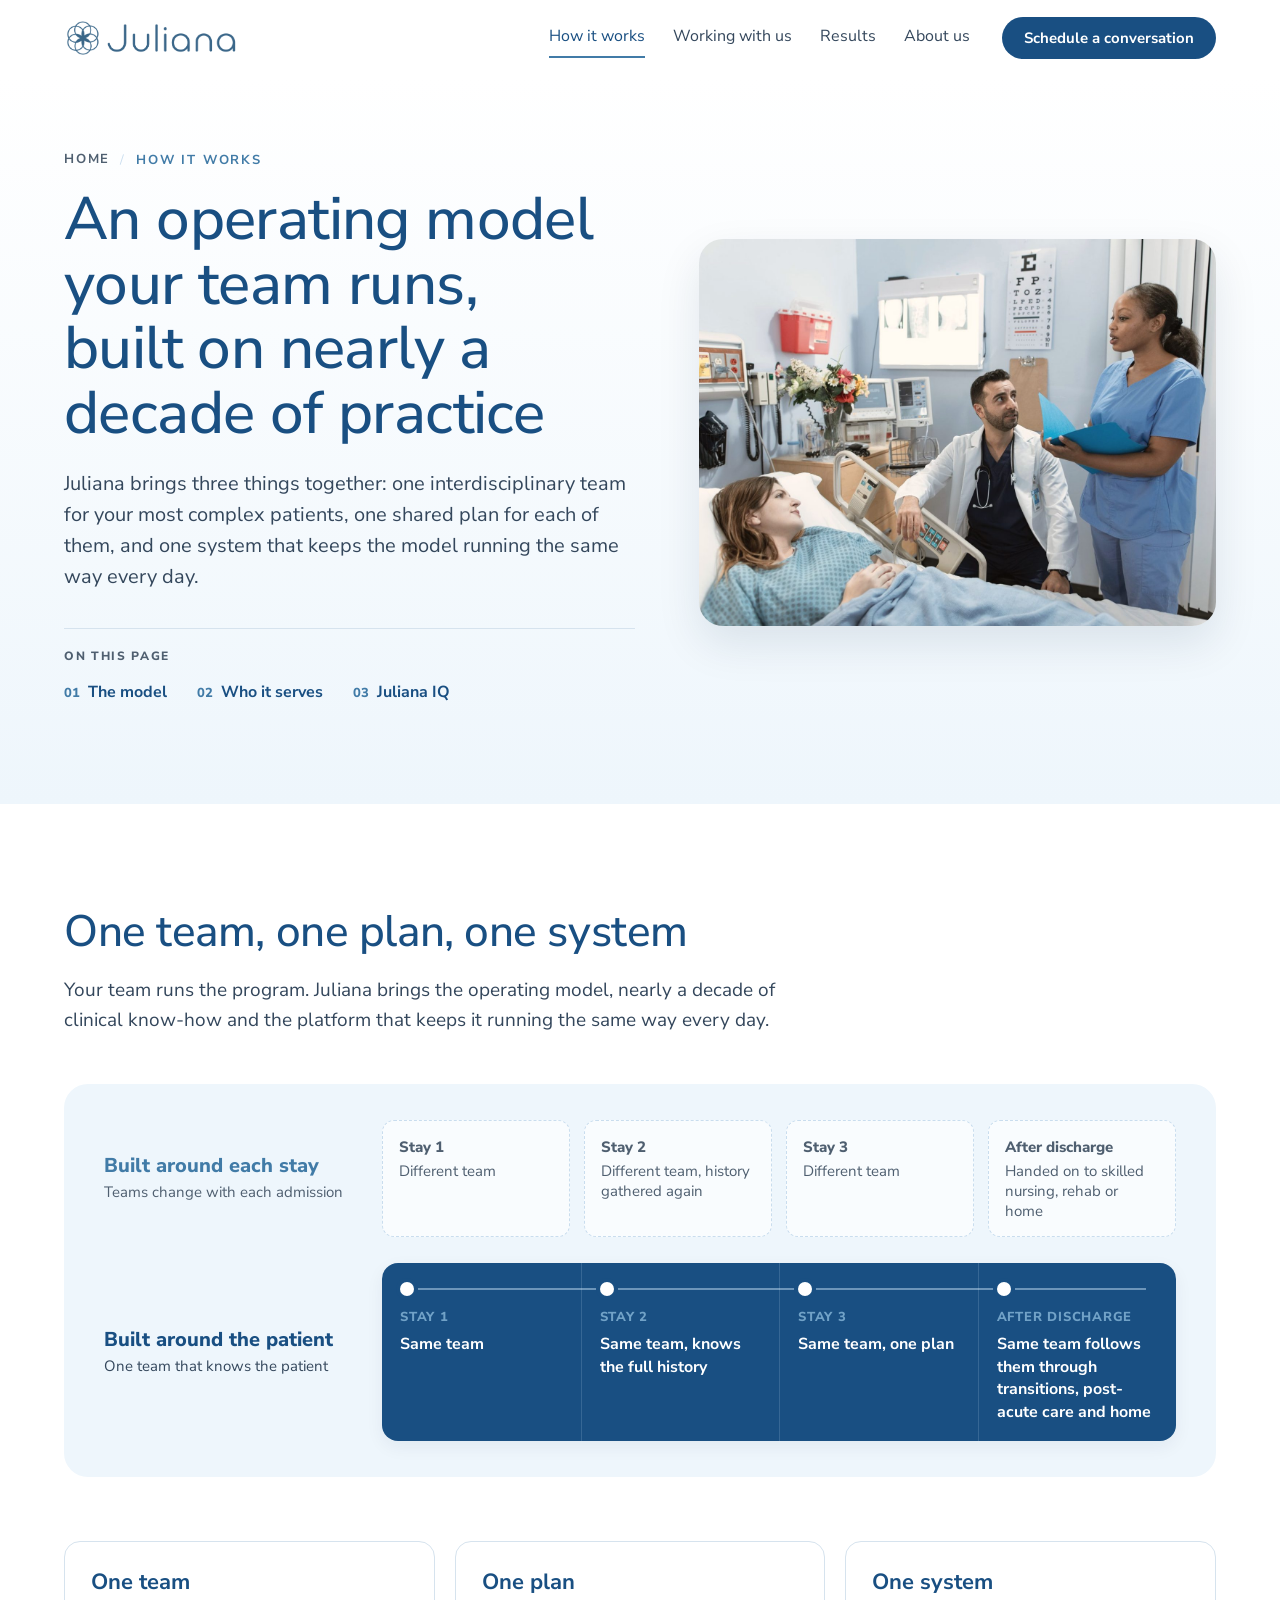
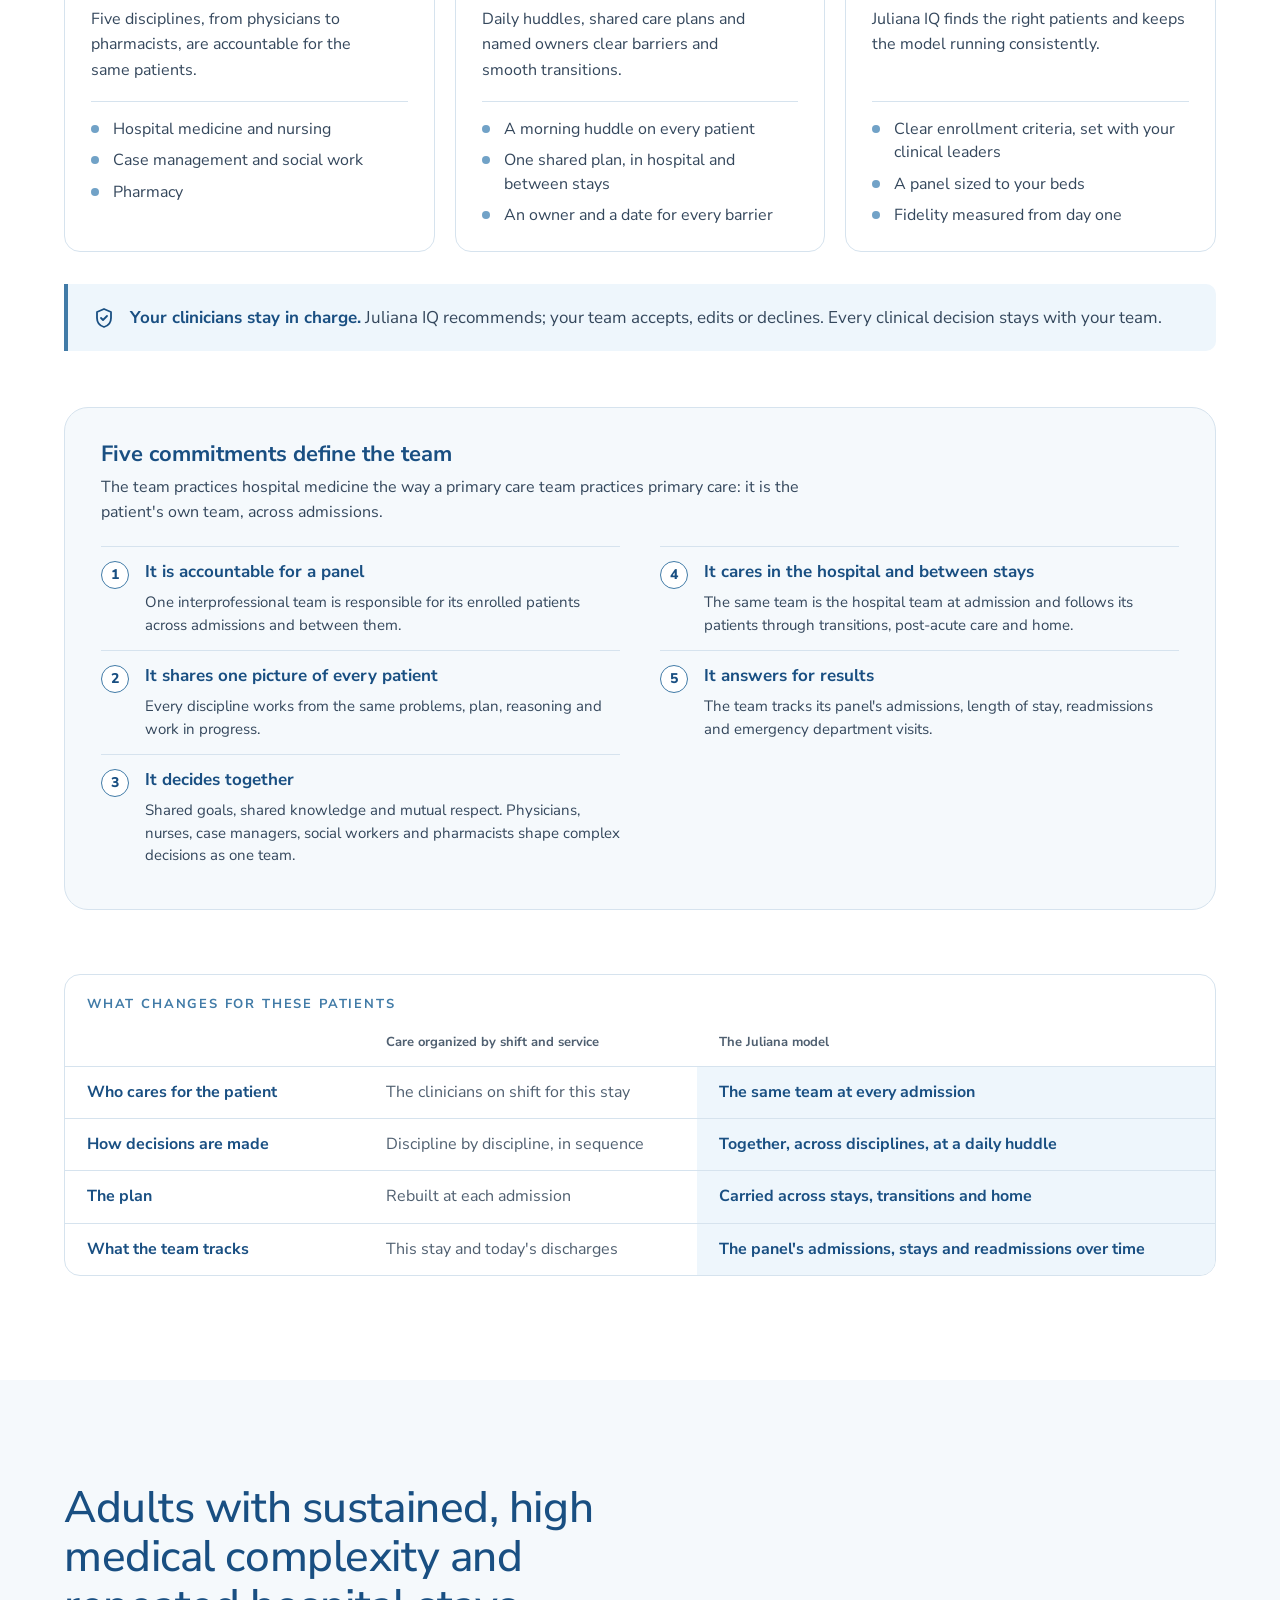
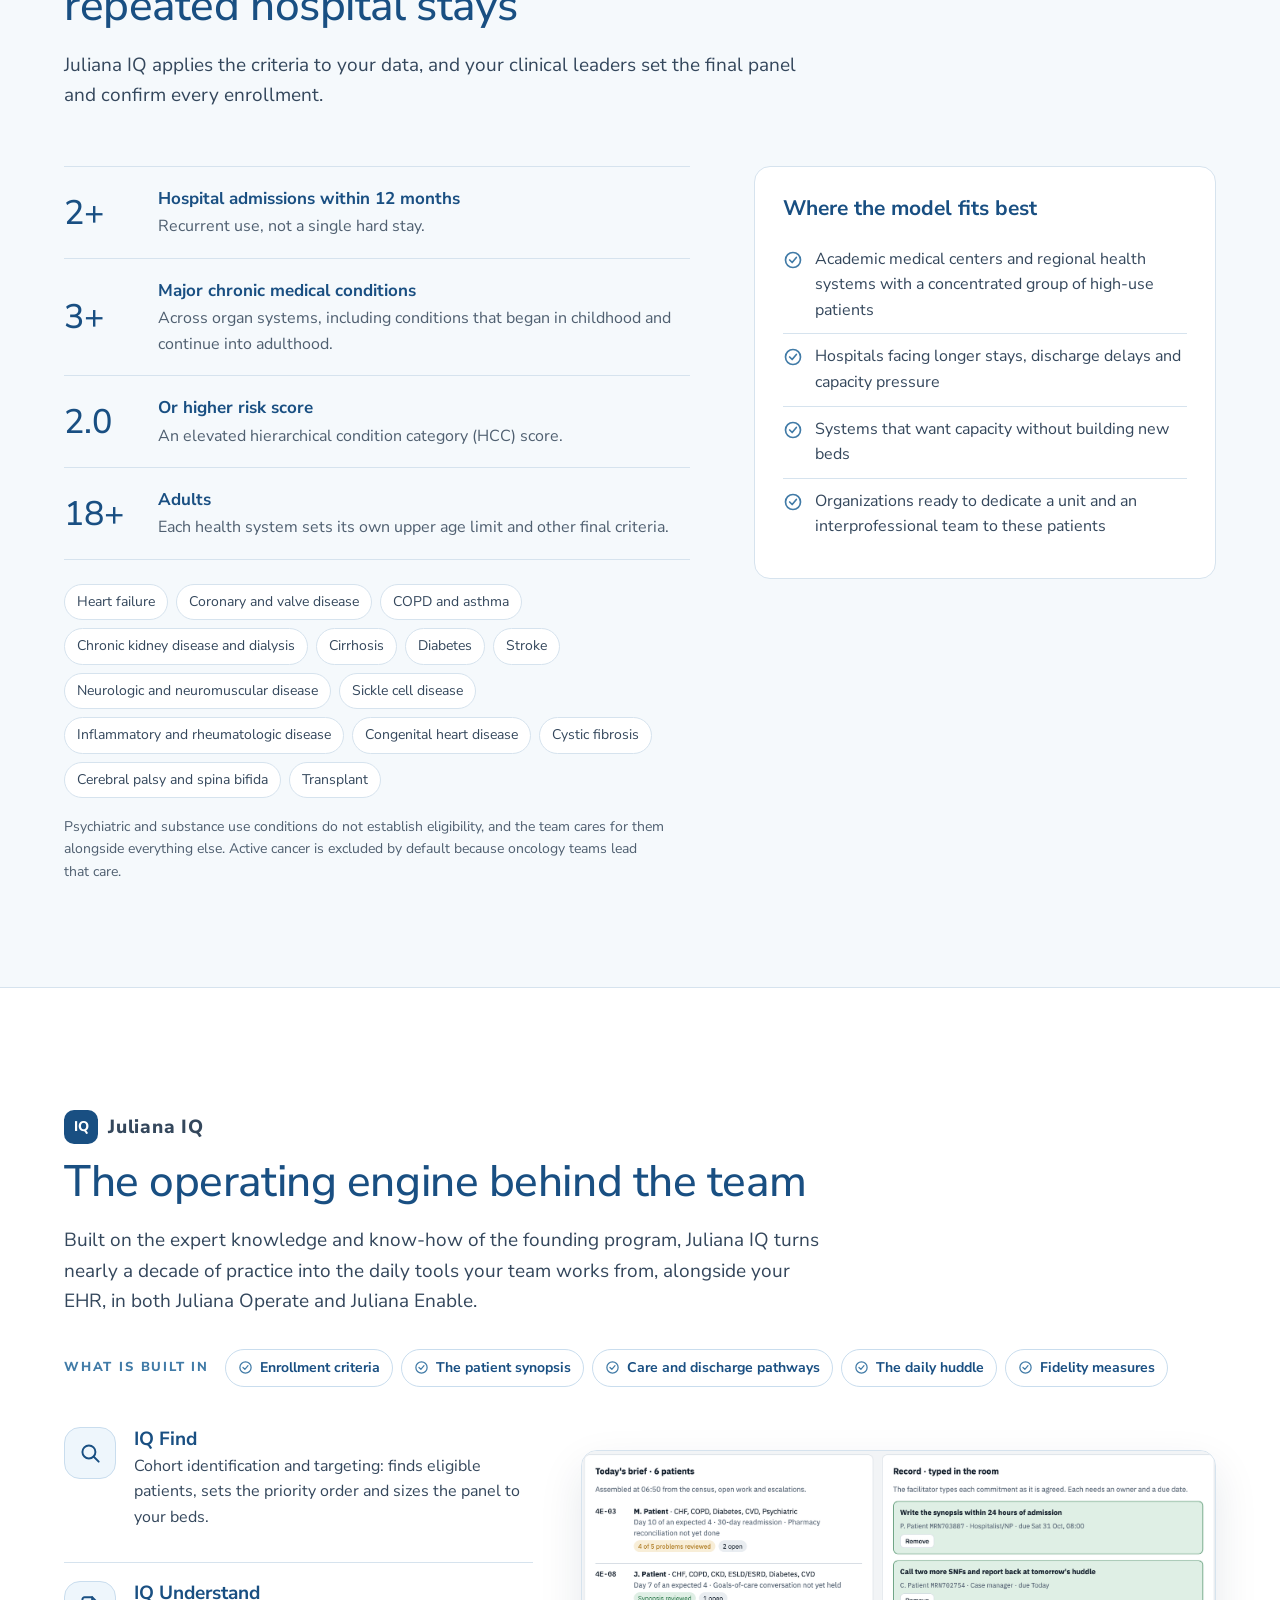
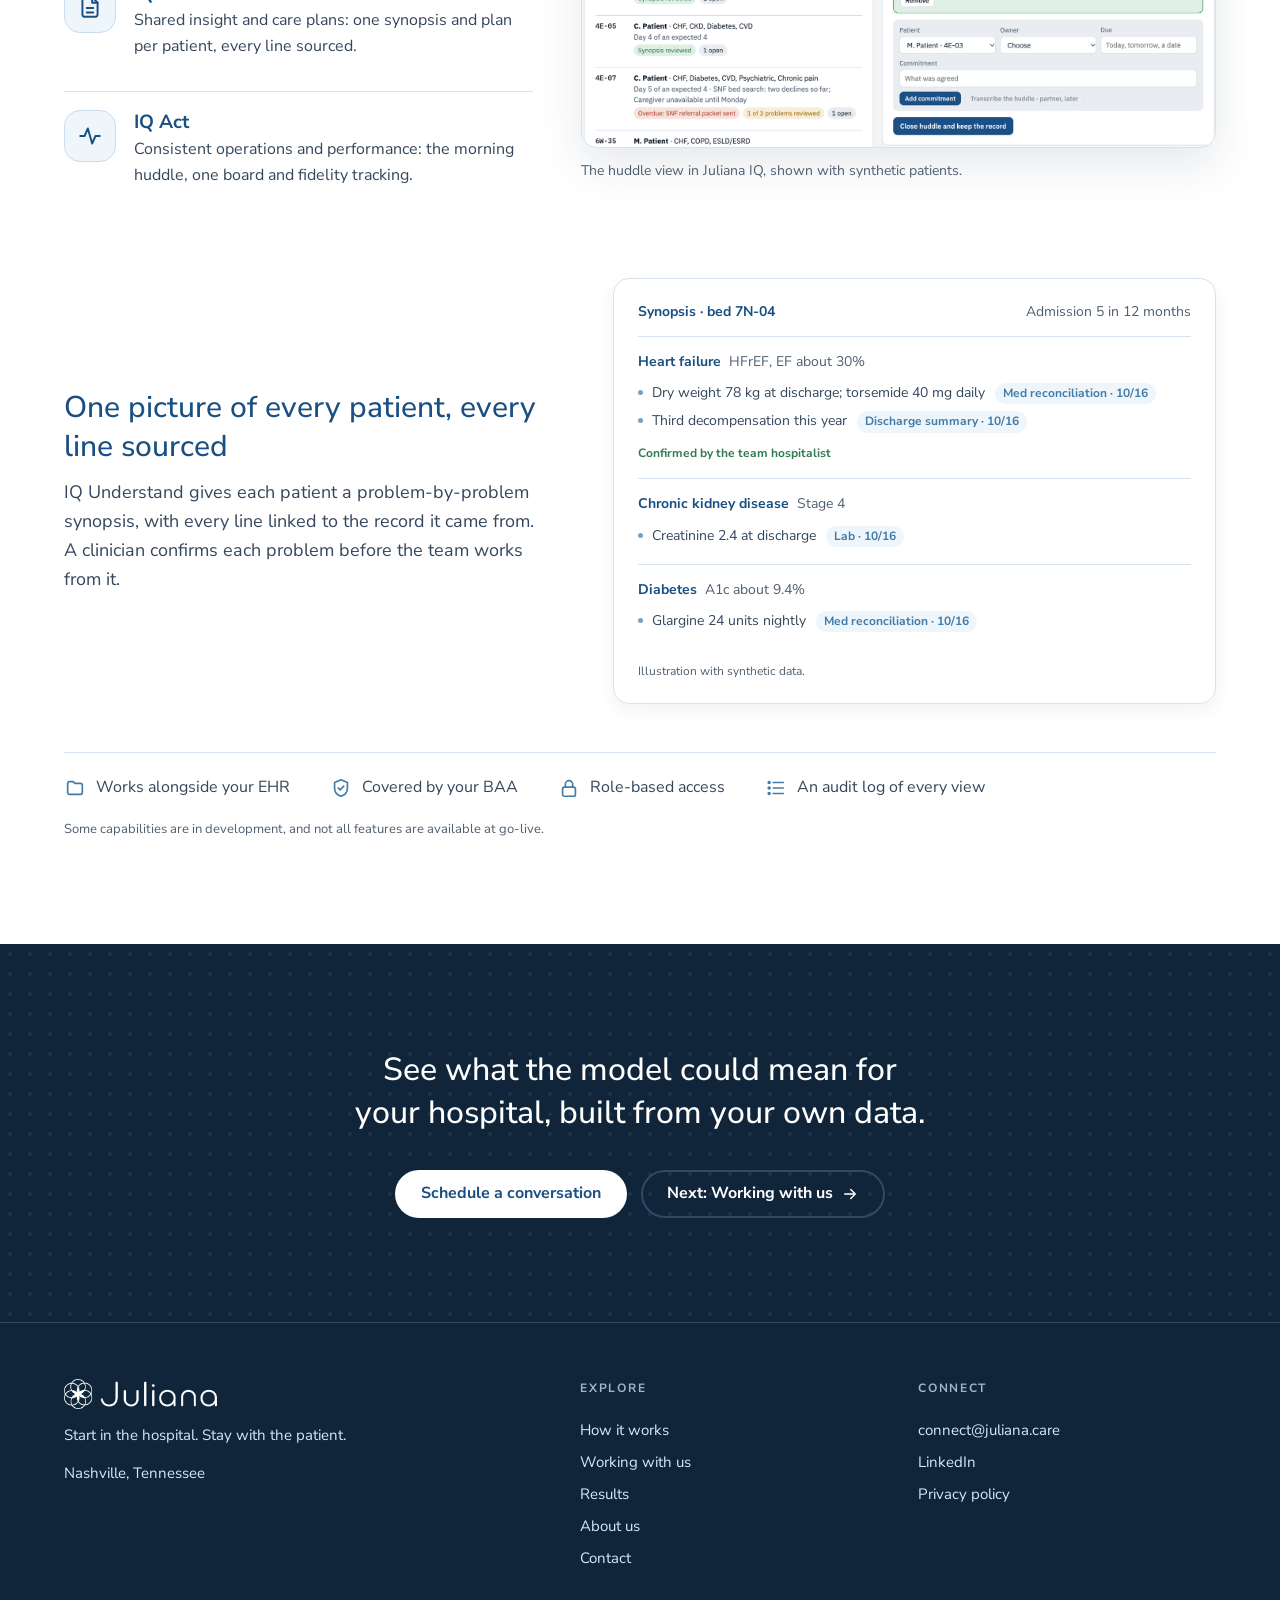
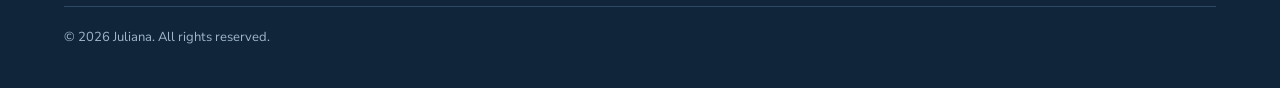
<file: how-it-works.html>
<!doctype html>
<html lang="en">
<head>
<meta charset="utf-8">
<meta name="viewport" content="width=device-width, initial-scale=1">
<meta name="robots" content="noindex, nofollow">
<title>How it works | Juliana</title>
<meta name="description" content="How the Juliana model works: one team, one plan and one system for medically complex inpatients, the five commitments, who it serves and Juliana IQ.">
<meta property="og:type" content="website">
<meta property="og:site_name" content="Juliana">
<meta property="og:title" content="How the Juliana model works">
<meta property="og:description" content="One team, one plan and one system for medically complex inpatients: the five commitments, who it serves and Juliana IQ.">
<meta property="og:url" content="https://dsasmal-hashed.github.io/juliana-website-demo/how-it-works.html">
<meta property="og:image" content="https://dsasmal-hashed.github.io/juliana-website-demo/assets/img/team-bedside.jpg">
<meta name="twitter:card" content="summary_large_image">
<link rel="icon" type="image/png" href="assets/img/favicon.png">
<link rel="preconnect" href="https://fonts.googleapis.com">
<link rel="preconnect" href="https://fonts.gstatic.com" crossorigin>
<link rel="stylesheet" href="https://fonts.googleapis.com/css2?family=Nunito+Sans:wght@400;500;700;800&display=swap">
<link rel="stylesheet" href="css/styles.css?v=20261125j">
<script>document.documentElement.classList.add('js');</script>
</head>
<body>

<svg width="0" height="0" style="position:absolute" aria-hidden="true">
  <filter id="duo-warm" color-interpolation-filters="sRGB"><feColorMatrix type="matrix" values="0.3 0.59 0.11 0 0  0.3 0.59 0.11 0 0  0.3 0.59 0.11 0 0  0 0 0 1 0"/><feComponentTransfer><feFuncR type="table" tableValues="0.063 0.42 0.969"/><feFuncG type="table" tableValues="0.145 0.47 0.937"/><feFuncB type="table" tableValues="0.227 0.53 0.902"/></feComponentTransfer></filter>
  <filter id="duotone" color-interpolation-filters="sRGB">
    <feColorMatrix type="matrix" values="0.3 0.59 0.11 0 0  0.3 0.59 0.11 0 0  0.3 0.59 0.11 0 0  0 0 0 1 0"/>
    <feComponentTransfer>
      <feFuncR type="table" tableValues="0.063 0.255 0.961"/>
      <feFuncG type="table" tableValues="0.145 0.482 0.976"/>
      <feFuncB type="table" tableValues="0.227 0.655 0.988"/>
    </feComponentTransfer>
  </filter>
  <symbol id="i-check" viewBox="0 0 24 24" fill="none" stroke="currentColor" stroke-width="2" stroke-linecap="round" stroke-linejoin="round"><circle cx="12" cy="12" r="9"/><path d="m8 12 3 3 5-6"/></symbol>
  <symbol id="i-arrow" viewBox="0 0 24 24" fill="none" stroke="currentColor" stroke-width="2" stroke-linecap="round" stroke-linejoin="round"><path d="M5 12h14M13 6l6 6-6 6"/></symbol>
  <symbol id="i-plus" viewBox="0 0 24 24" fill="none" stroke="currentColor" stroke-width="2" stroke-linecap="round"><path d="M12 5v14M5 12h14"/></symbol>
  <symbol id="i-bed" viewBox="0 0 24 24" fill="none" stroke="currentColor" stroke-width="1.8" stroke-linecap="round" stroke-linejoin="round"><path d="M3 7v12M3 15h18v4M21 15v-3a3 3 0 0 0-3-3h-7v6"/><circle cx="7" cy="11" r="2"/></symbol>
  <symbol id="i-return" viewBox="0 0 24 24" fill="none" stroke="currentColor" stroke-width="1.8" stroke-linecap="round" stroke-linejoin="round"><path d="M4 12a8 8 0 1 0 2.3-5.6"/><path d="M4 4v4h4"/></symbol>
  <symbol id="i-people" viewBox="0 0 24 24" fill="none" stroke="currentColor" stroke-width="1.8" stroke-linecap="round" stroke-linejoin="round"><circle cx="9" cy="8" r="3"/><path d="M3 20c0-3.3 2.7-6 6-6s6 2.7 6 6"/><circle cx="17" cy="9" r="2.5"/><path d="M16 14.2c2.8.4 5 2.8 5 5.8"/></symbol>
  <symbol id="i-search" viewBox="0 0 24 24" fill="none" stroke="currentColor" stroke-width="1.8" stroke-linecap="round" stroke-linejoin="round"><circle cx="11" cy="11" r="6"/><path d="m20 20-4.5-4.5"/></symbol>
  <symbol id="i-doc" viewBox="0 0 24 24" fill="none" stroke="currentColor" stroke-width="1.8" stroke-linecap="round" stroke-linejoin="round"><path d="M14 3H7a2 2 0 0 0-2 2v14a2 2 0 0 0 2 2h10a2 2 0 0 0 2-2V8z"/><path d="M14 3v5h5M9 13h6M9 17h6"/></symbol>
  <symbol id="i-pulse" viewBox="0 0 24 24" fill="none" stroke="currentColor" stroke-width="1.8" stroke-linecap="round" stroke-linejoin="round"><path d="M3 12h4l3-7 4 14 3-7h4"/></symbol>
  <symbol id="i-lock" viewBox="0 0 24 24" fill="none" stroke="currentColor" stroke-width="1.8" stroke-linecap="round" stroke-linejoin="round"><rect x="5" y="11" width="14" height="10" rx="2"/><path d="M8 11V8a4 4 0 0 1 8 0v3"/></symbol>
  <symbol id="i-file" viewBox="0 0 24 24" fill="none" stroke="currentColor" stroke-width="1.8" stroke-linecap="round" stroke-linejoin="round"><path d="M4 7a2 2 0 0 1 2-2h4l2 2h6a2 2 0 0 1 2 2v8a2 2 0 0 1-2 2H6a2 2 0 0 1-2-2z"/></symbol>
  <symbol id="i-shield" viewBox="0 0 24 24" fill="none" stroke="currentColor" stroke-width="1.8" stroke-linecap="round" stroke-linejoin="round"><path d="M12 3 5 6v6c0 4.4 3 7.8 7 9 4-1.2 7-4.6 7-9V6z"/><path d="m9 12 2 2 4-4"/></symbol>
  <symbol id="i-list" viewBox="0 0 24 24" fill="none" stroke="currentColor" stroke-width="1.8" stroke-linecap="round" stroke-linejoin="round"><path d="M9 6h11M9 12h11M9 18h11"/><circle cx="4.5" cy="6" r="1"/><circle cx="4.5" cy="12" r="1"/><circle cx="4.5" cy="18" r="1"/></symbol>
  <symbol id="i-building" viewBox="0 0 24 24" fill="none" stroke="currentColor" stroke-width="1.8" stroke-linecap="round" stroke-linejoin="round"><path d="M4 21V5a2 2 0 0 1 2-2h8a2 2 0 0 1 2 2v16M16 9h2a2 2 0 0 1 2 2v10M3 21h18M8 7h4M8 11h4M8 15h4"/></symbol>
  <symbol id="i-graduate" viewBox="0 0 24 24" fill="none" stroke="currentColor" stroke-width="1.8" stroke-linecap="round" stroke-linejoin="round"><path d="m2 9 10-5 10 5-10 5z"/><path d="M6 11v5c3 2 9 2 12 0v-5"/></symbol>
  <symbol id="i-gauge" viewBox="0 0 24 24" fill="none" stroke="currentColor" stroke-width="1.8" stroke-linecap="round" stroke-linejoin="round"><path d="M4 18a8 8 0 1 1 16 0"/><path d="m12 18 4-6"/></symbol>
  <symbol id="i-contract" viewBox="0 0 24 24" fill="none" stroke="currentColor" stroke-width="1.8" stroke-linecap="round" stroke-linejoin="round"><rect x="4" y="3" width="16" height="18" rx="2"/><path d="M8 8h8M8 12h8M8 16h4"/></symbol>
  <symbol id="i-linkedin" viewBox="0 0 24 24" fill="currentColor"><path d="M4.98 3.5a2.5 2.5 0 1 1 0 5 2.5 2.5 0 0 1 0-5zM3 9.5h4V21H3zM9.5 9.5h3.8v1.6h.06c.53-1 1.83-2.06 3.77-2.06 4.03 0 4.77 2.65 4.77 6.1V21h-4v-5.2c0-1.24-.02-2.84-1.73-2.84-1.73 0-2 1.35-2 2.75V21h-4z"/></symbol>
  <symbol id="i-menu" viewBox="0 0 24 24" fill="none" stroke="currentColor" stroke-width="2" stroke-linecap="round"><path d="M4 7h16M4 12h16M4 17h16"/></symbol>
  <symbol id="i-heart" viewBox="0 0 24 24" fill="none" stroke="currentColor" stroke-width="1.8" stroke-linecap="round" stroke-linejoin="round"><path d="M12 20s-7-4.4-7-10a4 4 0 0 1 7-2.6A4 4 0 0 1 19 10c0 5.6-7 10-7 10z"/></symbol>
  <symbol id="i-handshake" viewBox="0 0 24 24" fill="none" stroke="currentColor" stroke-width="1.8" stroke-linecap="round" stroke-linejoin="round"><path d="m11 17 2 2a1.4 1.4 0 0 0 2-2"/><path d="m14 14 2.5 2.5a1.4 1.4 0 0 0 2-2L15 11l-3 1-2-2 4-3 7 6"/><path d="M3 13 9 7l3 2"/><path d="m7 17 2 2a1.4 1.4 0 0 0 2-2l-2-2"/></symbol>
  <symbol id="i-external" viewBox="0 0 24 24" fill="none" stroke="currentColor" stroke-width="2" stroke-linecap="round" stroke-linejoin="round"><path d="M14 4h6v6M20 4l-9 9M18 14v5a1 1 0 0 1-1 1H5a1 1 0 0 1-1-1V7a1 1 0 0 1 1-1h5"/></symbol>
</svg>

<header class="site-header">
  <div class="container header-inner">
    <a class="brand" href="index.html" aria-label="Juliana home"><img src="assets/img/juliana-logo.png" alt="Juliana" width="156" height="34"></a>
    <button class="nav-toggle" aria-label="Open menu" aria-expanded="false" aria-controls="site-nav"><svg><use href="#i-menu"/></svg></button>
    <nav class="nav" id="site-nav" aria-label="Main">
      <div class="nav-links">
        <a href="how-it-works.html" class="is-active" aria-current="page">How it works</a>
        <a href="working-with-us.html">Working with us</a>
        <a href="results.html">Results</a>
        <a href="about.html">About us</a>
      </div>
      <a class="btn btn--primary" href="index.html#contact">Schedule a conversation</a>
    </nav>
  </div>
</header>

<main>

<!-- Hero -->
<section class="page-hero">
  <div class="container hero-grid">
    <div>
      <nav class="breadcrumb" aria-label="Breadcrumb"><a href="index.html">Home</a><span class="sep" aria-hidden="true">/</span><span aria-current="page">How it works</span></nav>
      <h1>An operating model your team runs, built on nearly a decade of practice</h1>
      <p class="lead">Juliana brings three things together: one interdisciplinary team for your most complex patients, one shared plan for each of them, and one system that keeps the model running the same way every day.</p>
      <nav class="jump" aria-label="On this page">
        <a href="#model">The model</a>
        <a href="#patients">Who it serves</a>
        <a href="#iq">Juliana IQ</a>
      </nav>
    </div>
    <figure class="how-photo"><img src="assets/img/team-bedside.jpg" alt="A physician and a nurse together at a patient's bedside" width="1600" height="1067"></figure>
  </div>
</section>

<!-- Model -->
<section class="section" id="model">
  <div class="container">
    <div class="model-top model-top--solo">
      <div class="section-head reveal">
        <h2>One team, one plan, one system</h2>
        <p>Your team runs the program. Juliana brings the operating model, nearly a decade of clinical know-how and the platform that keeps it running the same way every day.</p>
      </div>
    </div>
    <figure class="model-compare reveal" aria-label="Care built around each stay: a different team at every admission, history gathered again, and the patient handed on after discharge. Care built around the patient: the same team at every admission, knowing the full history and keeping one plan, following them through transitions, post-acute care and home between stays.">
      <div class="mc-row mc-row--stay">
        <div class="mc-label"><h3>Built around each stay</h3><p>Teams change with each admission</p></div>
        <ul class="mc-cells"><li class="mc-cell"><b>Stay 1</b><span>Different team</span></li><li class="mc-cell"><b>Stay 2</b><span>Different team, history gathered again</span></li><li class="mc-cell"><b>Stay 3</b><span>Different team</span></li><li class="mc-cell mc-cell--after"><b>After discharge</b><span>Handed on to skilled nursing, rehab or home</span></li></ul>
      </div>
      <div class="mc-row mc-row--patient">
        <div class="mc-label"><h3>Built around the patient</h3><p>One team that knows the patient</p></div>
        <ul class="mc-cells"><li class="mc-cell"><b>Stay 1</b><span>Same team</span></li><li class="mc-cell"><b>Stay 2</b><span>Same team, knows the full history</span></li><li class="mc-cell"><b>Stay 3</b><span>Same team, one plan</span></li><li class="mc-cell mc-cell--after"><b>After discharge</b><span>Same team follows them through transitions, post-acute care and home</span></li></ul>
      </div>
    </figure>
    <div class="pillars">
        <article class="pillar reveal">
          <h3>One team</h3>
          <p>Five disciplines, from physicians to pharmacists, are accountable for the same patients.</p>
          <ul><li>Hospital medicine and nursing</li><li>Case management and social work</li><li>Pharmacy</li></ul>
        </article>
        <article class="pillar reveal">
          <h3>One plan</h3>
          <p>Daily huddles, shared care plans and named owners clear barriers and smooth transitions.</p>
          <ul><li>A morning huddle on every patient</li><li>One shared plan, in hospital and between stays</li><li>An owner and a date for every barrier</li></ul>
        </article>
        <article class="pillar reveal">
          <h3>One system</h3>
          <p>Juliana IQ finds the right patients and keeps the model running consistently.</p>
          <ul><li>Clear enrollment criteria, set with your clinical leaders</li><li>A panel sized to your beds</li><li>Fidelity measured from day one</li></ul>
        </article>
    </div>
    <div class="model-note reveal">
      <svg><use href="#i-shield"/></svg>
      <p><strong>Your clinicians stay in charge.</strong> Juliana IQ recommends; your team accepts, edits or declines. Every clinical decision stays with your team.</p>
    </div>
    <section class="commit-panel reveal" id="commitments" aria-labelledby="commitments-title">
      <div class="cp-head">
        <h3 id="commitments-title">Five commitments define the team</h3>
        <p>The team practices hospital medicine the way a primary care team practices primary care: it is the patient's own team, across admissions.</p>
      </div>
      <ol class="cr-list">
        <li class="cr-row"><span class="cr-num">1</span><h4>It is accountable for a panel</h4><p>One interprofessional team is responsible for its enrolled patients across admissions and between them.</p></li>
        <li class="cr-row"><span class="cr-num">2</span><h4>It shares one picture of every patient</h4><p>Every discipline works from the same problems, plan, reasoning and work in progress.</p></li>
        <li class="cr-row"><span class="cr-num">3</span><h4>It decides together</h4><p>Shared goals, shared knowledge and mutual respect. Physicians, nurses, case managers, social workers and pharmacists shape complex decisions as one team.</p></li>
        <li class="cr-row"><span class="cr-num">4</span><h4>It cares in the hospital and between stays</h4><p>The same team is the hospital team at admission and follows its patients through transitions, post-acute care and home.</p></li>
        <li class="cr-row"><span class="cr-num">5</span><h4>It answers for results</h4><p>The team tracks its panel's admissions, length of stay, readmissions and emergency department visits.</p></li>
      </ol>
    </section>
    <div class="compare compare--how reveal">
      <table>
        <caption>What changes for these patients</caption>
        <thead><tr><th scope="col"><span class="sr-only">Aspect of care</span></th><th scope="col">Care organized by shift and service</th><th scope="col">The Juliana model</th></tr></thead>
        <tbody>
          <tr><th scope="row">Who cares for the patient</th><td data-label="Usual care">The clinicians on shift for this stay</td><td class="j" data-label="Juliana">The same team at every admission</td></tr>
          <tr><th scope="row">How decisions are made</th><td data-label="Usual care">Discipline by discipline, in sequence</td><td class="j" data-label="Juliana">Together, across disciplines, at a daily huddle</td></tr>
          <tr><th scope="row">The plan</th><td data-label="Usual care">Rebuilt at each admission</td><td class="j" data-label="Juliana">Carried across stays, transitions and home</td></tr>
          <tr><th scope="row">What the team tracks</th><td data-label="Usual care">This stay and today's discharges</td><td class="j" data-label="Juliana">The panel's admissions, stays and readmissions over time</td></tr>
        </tbody>
      </table>
    </div>
  </div>
</section>

<!-- Who it serves -->
<section class="section section--tint" id="patients">
  <div class="container">
    <div class="section-head reveal">
      <h2>Adults with sustained, high medical complexity and repeated hospital stays</h2>
      <p>Juliana IQ applies the criteria to your data, and your clinical leaders set the final panel and confirm every enrollment.</p>
    </div>
    <div class="serves">
      <div class="reveal">
        <ul class="criteria">
          <li><span class="k">2+</span><div><b>Hospital admissions within 12 months</b><span>Recurrent use, not a single hard stay.</span></div></li>
          <li><span class="k">3+</span><div><b>Major chronic medical conditions</b><span>Across organ systems, including conditions that began in childhood and continue into adulthood.</span></div></li>
          <li><span class="k tbc">2.0</span><div><b>Or higher risk score</b><span>An elevated hierarchical condition category (HCC) score.</span></div></li>
          <li><span class="k">18+</span><div><b>Adults</b><span>Each health system sets its own upper age limit and other final criteria.</span></div></li>
        </ul>
        <div class="chips" aria-label="Conditions that count">
          <span class="chip">Heart failure</span><span class="chip">Coronary and valve disease</span><span class="chip">COPD and asthma</span><span class="chip">Chronic kidney disease and dialysis</span><span class="chip">Cirrhosis</span><span class="chip">Diabetes</span><span class="chip">Stroke</span><span class="chip">Neurologic and neuromuscular disease</span><span class="chip">Sickle cell disease</span><span class="chip">Inflammatory and rheumatologic disease</span><span class="chip">Congenital heart disease</span><span class="chip">Cystic fibrosis</span><span class="chip">Cerebral palsy and spina bifida</span><span class="chip">Transplant</span>
        </div>
        <p class="fine-note">Psychiatric and substance use conditions do not establish eligibility, and the team cares for them alongside everything else. Active cancer is excluded by default because oncology teams lead that care.</p>
      </div>
      <aside class="fit-card reveal">
        <h3>Where the model fits best</h3>
        <ul>
          <li><svg><use href="#i-check"/></svg>Academic medical centers and regional health systems with a concentrated group of high-use patients</li>
          <li><svg><use href="#i-check"/></svg>Hospitals facing longer stays, discharge delays and capacity pressure</li>
          <li><svg><use href="#i-check"/></svg>Systems that want capacity without building new beds</li>
          <li><svg><use href="#i-check"/></svg>Organizations ready to dedicate a unit and an interprofessional team to these patients</li>
        </ul>
      </aside>
    </div>
  </div>
</section>

<!-- Juliana IQ -->
<section class="section" id="iq" style="border-top: 1px solid var(--border)">
  <div class="container">
    <div class="section-head reveal">
      <p class="iq-badge iq-badge--light"><span>IQ</span>Juliana IQ</p>
      <h2>The operating engine behind the team</h2>
      <p>Built on the expert knowledge and know-how of the founding program, Juliana IQ turns nearly a decade of practice into the daily tools your team works from, alongside your EHR, in both Juliana Operate and Juliana Enable.</p>
    </div>
    <div class="iq-encodes reveal">
      <p class="iq-encodes-label">What is built in</p>
      <ul class="iq-built iq-built--light"><li><svg><use href="#i-check"/></svg>Enrollment criteria</li><li><svg><use href="#i-check"/></svg>The patient synopsis</li><li><svg><use href="#i-check"/></svg>Care and discharge pathways</li><li><svg><use href="#i-check"/></svg>The daily huddle</li><li><svg><use href="#i-check"/></svg>Fidelity measures</li></ul>
    </div>
    <div class="iq-grid">
      <div class="modules">
        <div class="module reveal"><div class="badge"><svg><use href="#i-search"/></svg></div><div><h3>IQ Find</h3><p>Cohort identification and targeting: finds eligible patients, sets the priority order and sizes the panel to your beds.</p></div></div>
        <div class="module reveal"><div class="badge"><svg><use href="#i-doc"/></svg></div><div><h3>IQ Understand</h3><p>Shared insight and care plans: one synopsis and plan per patient, every line sourced.</p></div></div>
        <div class="module reveal"><div class="badge"><svg><use href="#i-pulse"/></svg></div><div><h3>IQ Act</h3><p>Consistent operations and performance: the morning huddle, one board and fidelity tracking.</p></div></div>
      </div>
      <div class="iq-shot reveal">
        <figure>
          <img src="assets/img/iq-huddle.png" alt="Juliana IQ huddle view showing the day's patient brief and commitments recorded in the room, with synthetic patients" width="1600" height="749" loading="lazy">
          <figcaption>The huddle view in Juliana IQ, shown with synthetic patients.</figcaption>
        </figure>
      </div>
    </div>
    <div class="synopsis-row">
      <div class="reveal">
        <h3>One picture of every patient, every line sourced</h3>
        <p>IQ Understand gives each patient a problem-by-problem synopsis, with every line linked to the record it came from. A clinician confirms each problem before the team works from it.</p>
      </div>
      <div class="mock reveal" role="img" aria-label="Illustration of a patient synopsis in Juliana IQ, with synthetic data">
        <div class="mock-h"><b>Synopsis · bed 7N-04</b><span>Admission 5 in 12 months</span></div>
        <div class="prob">
          <b>Heart failure</b><span class="sev">HFrEF, EF about 30%</span>
          <ul>
            <li>Dry weight 78 kg at discharge; torsemide 40 mg daily <span class="src">Med reconciliation · 10/16</span></li>
            <li>Third decompensation this year <span class="src">Discharge summary · 10/16</span></li>
          </ul>
          <span class="ok">Confirmed by the team hospitalist</span>
        </div>
        <div class="prob">
          <b>Chronic kidney disease</b><span class="sev">Stage 4</span>
          <ul><li>Creatinine 2.4 at discharge <span class="src">Lab · 10/16</span></li></ul>
        </div>
        <div class="prob" style="border-bottom:0">
          <b>Diabetes</b><span class="sev">A1c about 9.4%</span>
          <ul><li>Glargine 24 units nightly <span class="src">Med reconciliation · 10/16</span></li></ul>
        </div>
        <p class="note">Illustration with synthetic data.</p>
      </div>
    </div>
    <div class="trust">
      <div class="reveal"><svg><use href="#i-file"/></svg>Works alongside your EHR</div>
      <div class="reveal"><svg><use href="#i-shield"/></svg>Covered by your BAA</div>
      <div class="reveal"><svg><use href="#i-lock"/></svg>Role-based access</div>
      <div class="reveal"><svg><use href="#i-list"/></svg>An audit log of every view</div>
    </div>
    <p class="fine">Some capabilities are in development, and not all features are available at go-live.</p>
  </div>
</section>

<!-- Call to action -->
<section class="section section--dark">
  <div class="container reflection reveal">
    <blockquote>See what the model could mean for your hospital, built from your own data.</blockquote>
    <div class="hero-actions">
      <a class="btn btn--light" href="index.html#contact">Schedule a conversation</a>
      <a class="btn btn--secondary" style="color:#FFFFFF;border-color:#2E4A66" href="working-with-us.html">Next: Working with us <svg><use href="#i-arrow"/></svg></a>
    </div>
  </div>
</section>

</main>

<footer class="site-footer">
  <div class="container">
    <div class="footer-grid">
      <div class="footer-brand">
        <img src="assets/img/juliana-logo-white.png" alt="Juliana" width="153" height="30" loading="lazy">
        <p class="footer-tagline">Start in the hospital. Stay with the patient.</p>
        <p class="tbc">Nashville, Tennessee</p>
      </div>
      <nav aria-label="Explore">
        <h4>Explore</h4>
        <a href="how-it-works.html">How it works</a>
        <a href="working-with-us.html">Working with us</a>
        <a href="results.html">Results</a>
        <a href="about.html">About us</a>
        <a href="index.html#contact">Contact</a>
      </nav>
      <div>
        <h4>Connect</h4>
        <p class="tbc">connect@juliana.care</p>
        <p><span class="tbc">LinkedIn</span></p>
        <a href="privacy.html">Privacy policy</a>
      </div>
    </div>
    <p class="copyright">© 2026 Juliana. All rights reserved.</p>
  </div>
</footer>

<script src="js/main.js?v=20261125j"></script>
</body>
</html>
</file>
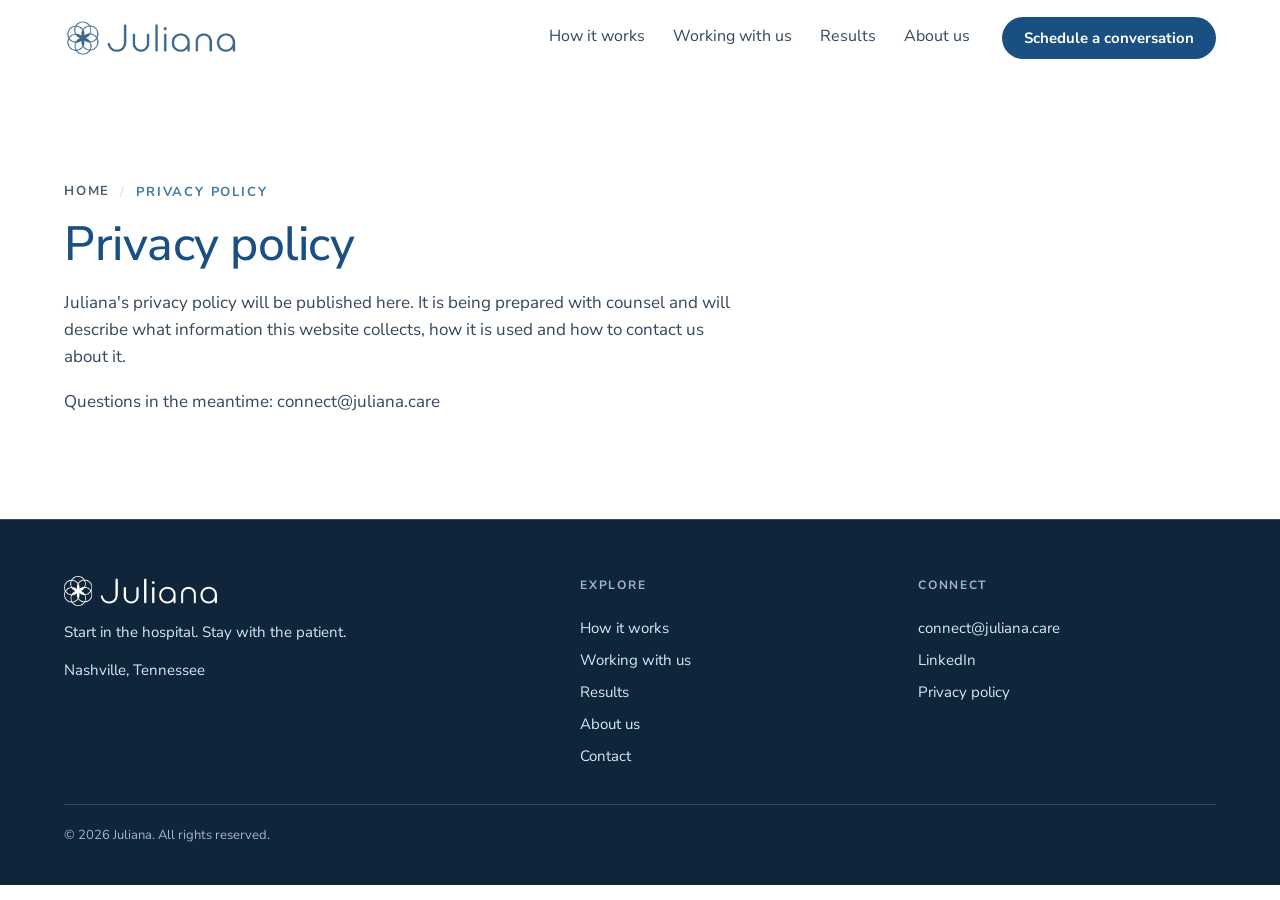
<file: privacy.html>
<!doctype html>
<html lang="en">
<head>
<meta charset="utf-8">
<meta name="viewport" content="width=device-width, initial-scale=1">
<meta name="robots" content="noindex, nofollow">
<title>Privacy policy | Juliana</title>
<meta name="description" content="Juliana privacy policy.">
<link rel="icon" type="image/png" href="assets/img/favicon.png">
<link rel="preconnect" href="https://fonts.googleapis.com">
<link rel="preconnect" href="https://fonts.gstatic.com" crossorigin>
<link rel="stylesheet" href="https://fonts.googleapis.com/css2?family=Nunito+Sans:wght@400;500;700;800&display=swap">
<link rel="stylesheet" href="css/styles.css?v=20261125j">
<script>document.documentElement.classList.add('js');</script>
</head>
<body>

<svg width="0" height="0" style="position:absolute" aria-hidden="true">
  <filter id="duo-warm" color-interpolation-filters="sRGB"><feColorMatrix type="matrix" values="0.3 0.59 0.11 0 0  0.3 0.59 0.11 0 0  0.3 0.59 0.11 0 0  0 0 0 1 0"/><feComponentTransfer><feFuncR type="table" tableValues="0.063 0.42 0.969"/><feFuncG type="table" tableValues="0.145 0.47 0.937"/><feFuncB type="table" tableValues="0.227 0.53 0.902"/></feComponentTransfer></filter>
  <symbol id="i-check" viewBox="0 0 24 24" fill="none" stroke="currentColor" stroke-width="2" stroke-linecap="round" stroke-linejoin="round"><circle cx="12" cy="12" r="9"/><path d="m8 12 3 3 5-6"/></symbol>
  <symbol id="i-arrow" viewBox="0 0 24 24" fill="none" stroke="currentColor" stroke-width="2" stroke-linecap="round" stroke-linejoin="round"><path d="M5 12h14M13 6l6 6-6 6"/></symbol>
  <symbol id="i-plus" viewBox="0 0 24 24" fill="none" stroke="currentColor" stroke-width="2" stroke-linecap="round"><path d="M12 5v14M5 12h14"/></symbol>
  <symbol id="i-bed" viewBox="0 0 24 24" fill="none" stroke="currentColor" stroke-width="1.8" stroke-linecap="round" stroke-linejoin="round"><path d="M3 7v12M3 15h18v4M21 15v-3a3 3 0 0 0-3-3h-7v6"/><circle cx="7" cy="11" r="2"/></symbol>
  <symbol id="i-return" viewBox="0 0 24 24" fill="none" stroke="currentColor" stroke-width="1.8" stroke-linecap="round" stroke-linejoin="round"><path d="M4 12a8 8 0 1 0 2.3-5.6"/><path d="M4 4v4h4"/></symbol>
  <symbol id="i-people" viewBox="0 0 24 24" fill="none" stroke="currentColor" stroke-width="1.8" stroke-linecap="round" stroke-linejoin="round"><circle cx="9" cy="8" r="3"/><path d="M3 20c0-3.3 2.7-6 6-6s6 2.7 6 6"/><circle cx="17" cy="9" r="2.5"/><path d="M16 14.2c2.8.4 5 2.8 5 5.8"/></symbol>
  <symbol id="i-search" viewBox="0 0 24 24" fill="none" stroke="currentColor" stroke-width="1.8" stroke-linecap="round" stroke-linejoin="round"><circle cx="11" cy="11" r="6"/><path d="m20 20-4.5-4.5"/></symbol>
  <symbol id="i-doc" viewBox="0 0 24 24" fill="none" stroke="currentColor" stroke-width="1.8" stroke-linecap="round" stroke-linejoin="round"><path d="M14 3H7a2 2 0 0 0-2 2v14a2 2 0 0 0 2 2h10a2 2 0 0 0 2-2V8z"/><path d="M14 3v5h5M9 13h6M9 17h6"/></symbol>
  <symbol id="i-pulse" viewBox="0 0 24 24" fill="none" stroke="currentColor" stroke-width="1.8" stroke-linecap="round" stroke-linejoin="round"><path d="M3 12h4l3-7 4 14 3-7h4"/></symbol>
  <symbol id="i-lock" viewBox="0 0 24 24" fill="none" stroke="currentColor" stroke-width="1.8" stroke-linecap="round" stroke-linejoin="round"><rect x="5" y="11" width="14" height="10" rx="2"/><path d="M8 11V8a4 4 0 0 1 8 0v3"/></symbol>
  <symbol id="i-file" viewBox="0 0 24 24" fill="none" stroke="currentColor" stroke-width="1.8" stroke-linecap="round" stroke-linejoin="round"><path d="M4 7a2 2 0 0 1 2-2h4l2 2h6a2 2 0 0 1 2 2v8a2 2 0 0 1-2 2H6a2 2 0 0 1-2-2z"/></symbol>
  <symbol id="i-shield" viewBox="0 0 24 24" fill="none" stroke="currentColor" stroke-width="1.8" stroke-linecap="round" stroke-linejoin="round"><path d="M12 3 5 6v6c0 4.4 3 7.8 7 9 4-1.2 7-4.6 7-9V6z"/><path d="m9 12 2 2 4-4"/></symbol>
  <symbol id="i-list" viewBox="0 0 24 24" fill="none" stroke="currentColor" stroke-width="1.8" stroke-linecap="round" stroke-linejoin="round"><path d="M9 6h11M9 12h11M9 18h11"/><circle cx="4.5" cy="6" r="1"/><circle cx="4.5" cy="12" r="1"/><circle cx="4.5" cy="18" r="1"/></symbol>
  <symbol id="i-building" viewBox="0 0 24 24" fill="none" stroke="currentColor" stroke-width="1.8" stroke-linecap="round" stroke-linejoin="round"><path d="M4 21V5a2 2 0 0 1 2-2h8a2 2 0 0 1 2 2v16M16 9h2a2 2 0 0 1 2 2v10M3 21h18M8 7h4M8 11h4M8 15h4"/></symbol>
  <symbol id="i-graduate" viewBox="0 0 24 24" fill="none" stroke="currentColor" stroke-width="1.8" stroke-linecap="round" stroke-linejoin="round"><path d="m2 9 10-5 10 5-10 5z"/><path d="M6 11v5c3 2 9 2 12 0v-5"/></symbol>
  <symbol id="i-gauge" viewBox="0 0 24 24" fill="none" stroke="currentColor" stroke-width="1.8" stroke-linecap="round" stroke-linejoin="round"><path d="M4 18a8 8 0 1 1 16 0"/><path d="m12 18 4-6"/></symbol>
  <symbol id="i-contract" viewBox="0 0 24 24" fill="none" stroke="currentColor" stroke-width="1.8" stroke-linecap="round" stroke-linejoin="round"><rect x="4" y="3" width="16" height="18" rx="2"/><path d="M8 8h8M8 12h8M8 16h4"/></symbol>
  <symbol id="i-linkedin" viewBox="0 0 24 24" fill="currentColor"><path d="M4.98 3.5a2.5 2.5 0 1 1 0 5 2.5 2.5 0 0 1 0-5zM3 9.5h4V21H3zM9.5 9.5h3.8v1.6h.06c.53-1 1.83-2.06 3.77-2.06 4.03 0 4.77 2.65 4.77 6.1V21h-4v-5.2c0-1.24-.02-2.84-1.73-2.84-1.73 0-2 1.35-2 2.75V21h-4z"/></symbol>
  <symbol id="i-menu" viewBox="0 0 24 24" fill="none" stroke="currentColor" stroke-width="2" stroke-linecap="round"><path d="M4 7h16M4 12h16M4 17h16"/></symbol>
  <symbol id="i-heart" viewBox="0 0 24 24" fill="none" stroke="currentColor" stroke-width="1.8" stroke-linecap="round" stroke-linejoin="round"><path d="M12 20s-7-4.4-7-10a4 4 0 0 1 7-2.6A4 4 0 0 1 19 10c0 5.6-7 10-7 10z"/></symbol>
  <symbol id="i-handshake" viewBox="0 0 24 24" fill="none" stroke="currentColor" stroke-width="1.8" stroke-linecap="round" stroke-linejoin="round"><path d="m11 17 2 2a1.4 1.4 0 0 0 2-2"/><path d="m14 14 2.5 2.5a1.4 1.4 0 0 0 2-2L15 11l-3 1-2-2 4-3 7 6"/><path d="M3 13 9 7l3 2"/><path d="m7 17 2 2a1.4 1.4 0 0 0 2-2l-2-2"/></symbol>
  <symbol id="i-external" viewBox="0 0 24 24" fill="none" stroke="currentColor" stroke-width="2" stroke-linecap="round" stroke-linejoin="round"><path d="M14 4h6v6M20 4l-9 9M18 14v5a1 1 0 0 1-1 1H5a1 1 0 0 1-1-1V7a1 1 0 0 1 1-1h5"/></symbol>
</svg>

<header class="site-header">
  <div class="container header-inner">
    <a class="brand" href="index.html" aria-label="Juliana home"><img src="assets/img/juliana-logo.png" alt="Juliana" width="156" height="34"></a>
    <button class="nav-toggle" aria-label="Open menu" aria-expanded="false" aria-controls="site-nav"><svg><use href="#i-menu"/></svg></button>
    <nav class="nav" id="site-nav" aria-label="Main">
      <div class="nav-links">
        <a href="how-it-works.html">How it works</a>
        <a href="working-with-us.html">Working with us</a>
        <a href="results.html">Results</a>
        <a href="about.html">About us</a>
      </div>
      <a class="btn btn--primary" href="index.html#contact">Schedule a conversation</a>
    </nav>
  </div>
</header>

<main>
<section class="section legal">
  <div class="container">
    <nav class="breadcrumb" aria-label="Breadcrumb"><a href="index.html">Home</a><span class="sep" aria-hidden="true">/</span><span aria-current="page">Privacy policy</span></nav>
    <h1>Privacy policy</h1>
    <p class="tbc">Juliana's privacy policy will be published here. It is being prepared with counsel and will describe what information this website collects, how it is used and how to contact us about it.</p>
    <p>Questions in the meantime: <span class="tbc">connect@juliana.care</span></p>
  </div>
</section>
</main>

<footer class="site-footer">
  <div class="container">
    <div class="footer-grid">
      <div class="footer-brand">
        <img src="assets/img/juliana-logo-white.png" alt="Juliana" width="153" height="30" loading="lazy">
        <p class="footer-tagline">Start in the hospital. Stay with the patient.</p>
        <p class="tbc">Nashville, Tennessee</p>
      </div>
      <nav aria-label="Explore">
        <h4>Explore</h4>
        <a href="how-it-works.html">How it works</a>
        <a href="working-with-us.html">Working with us</a>
        <a href="results.html">Results</a>
        <a href="about.html">About us</a>
        <a href="index.html#contact">Contact</a>
      </nav>
      <div>
        <h4>Connect</h4>
        <p class="tbc">connect@juliana.care</p>
        <p><span class="tbc">LinkedIn</span></p>
        <a href="privacy.html">Privacy policy</a>
      </div>
    </div>
    
    <p class="copyright">© 2026 Juliana. All rights reserved.</p>
  </div>
</footer>

<script src="js/main.js?v=20261125j"></script>
</body>
</html>
</file>
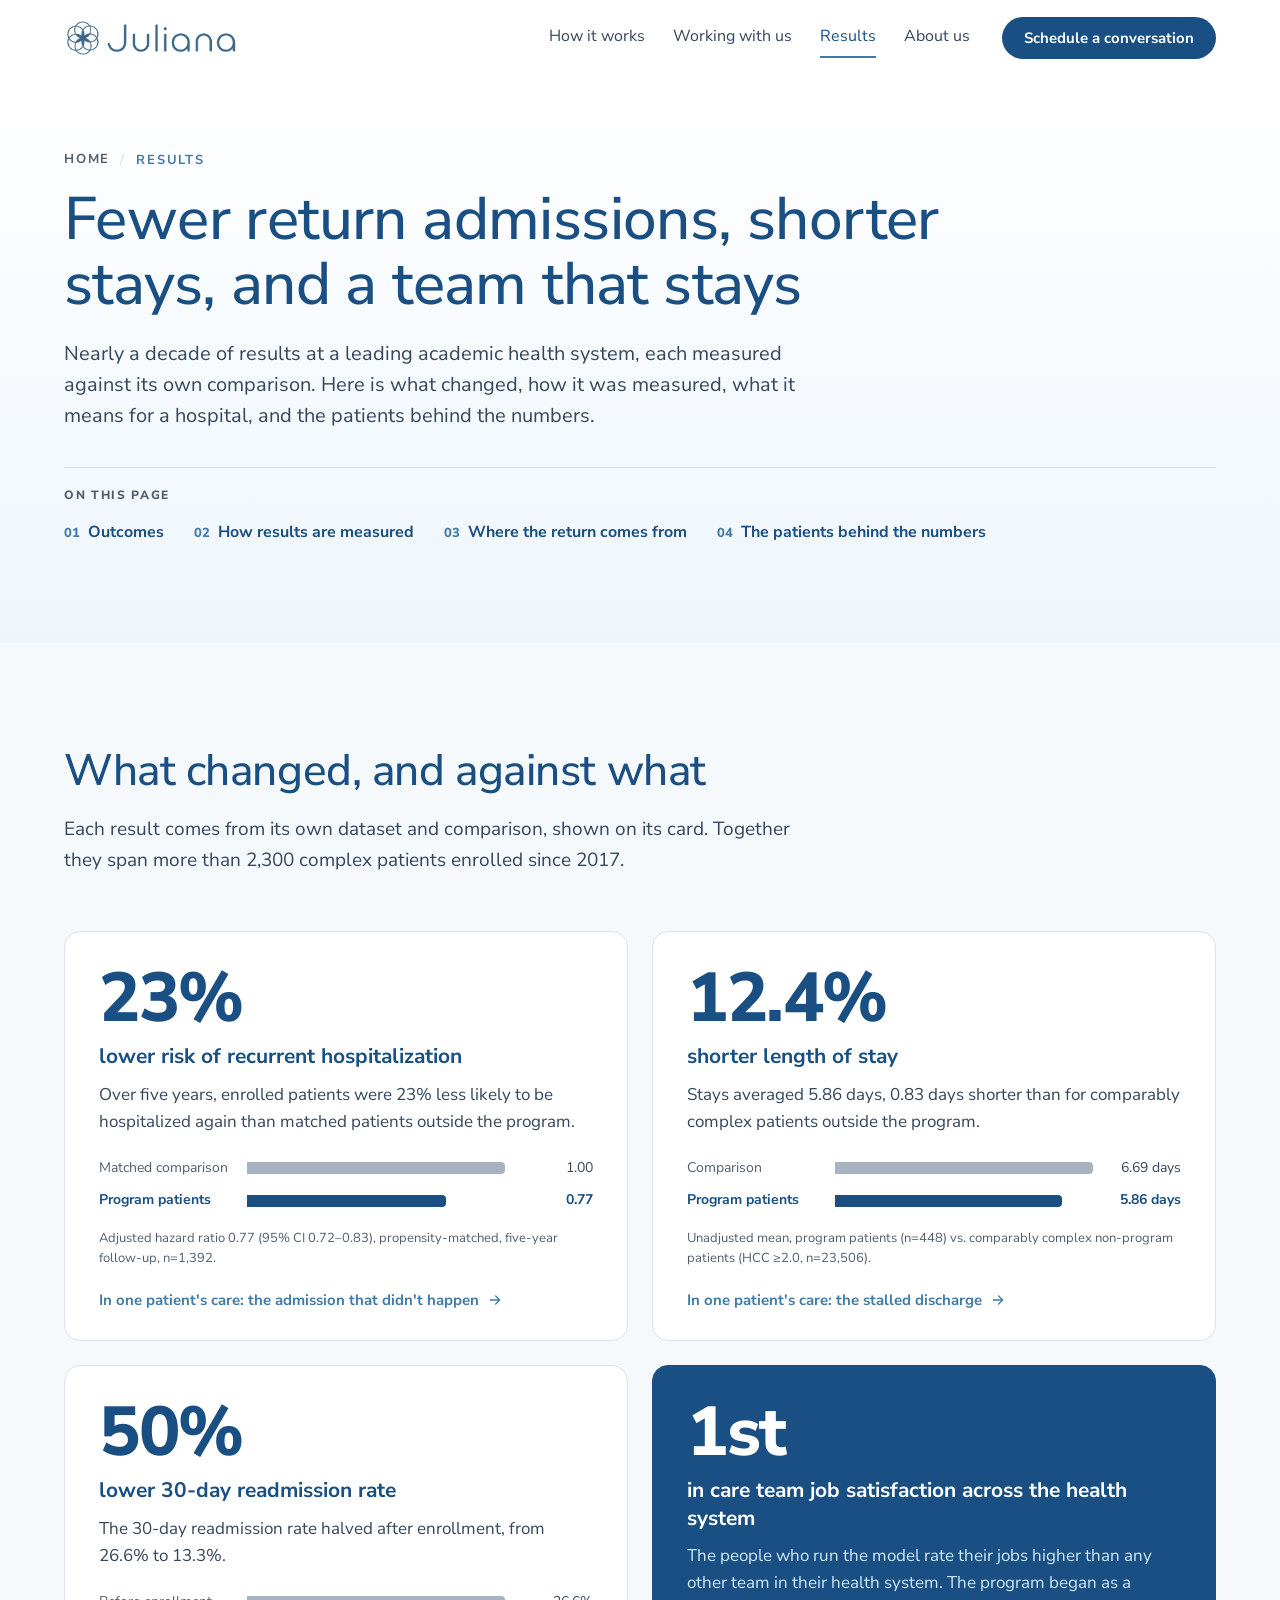
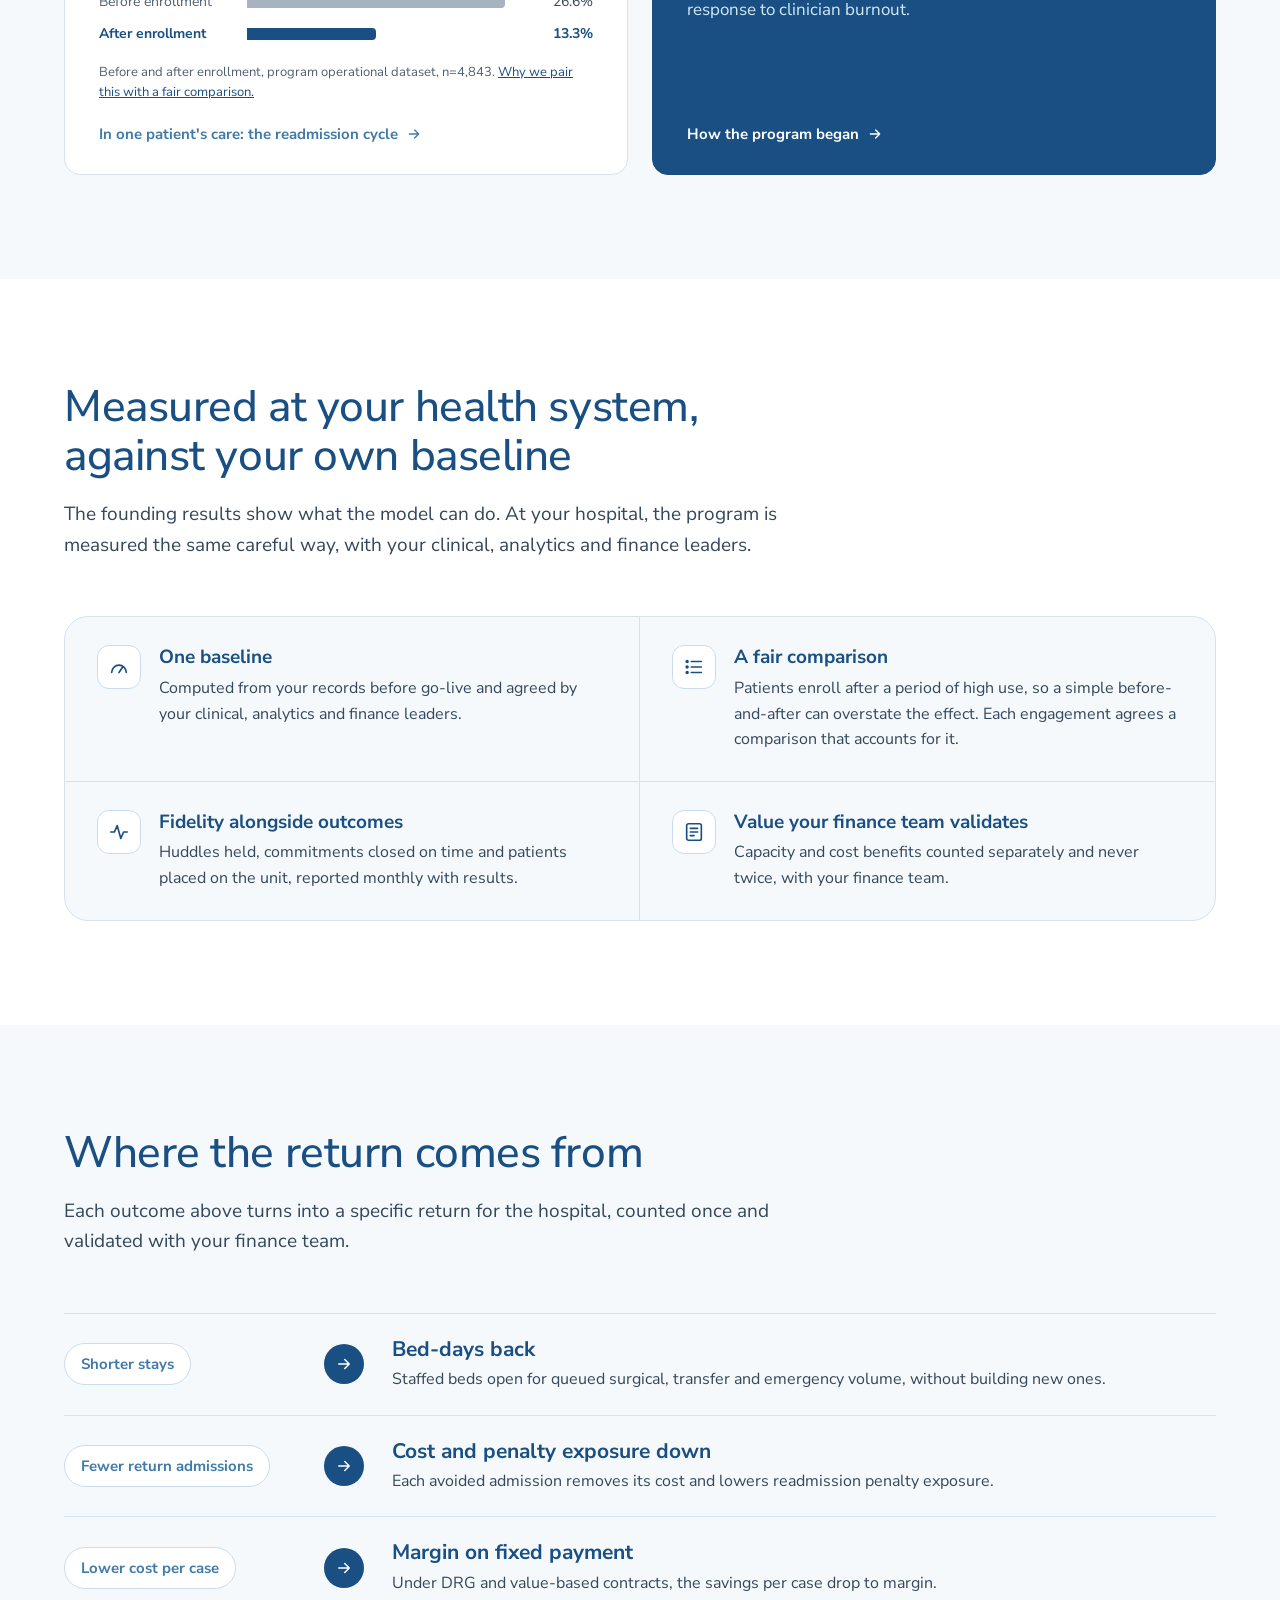
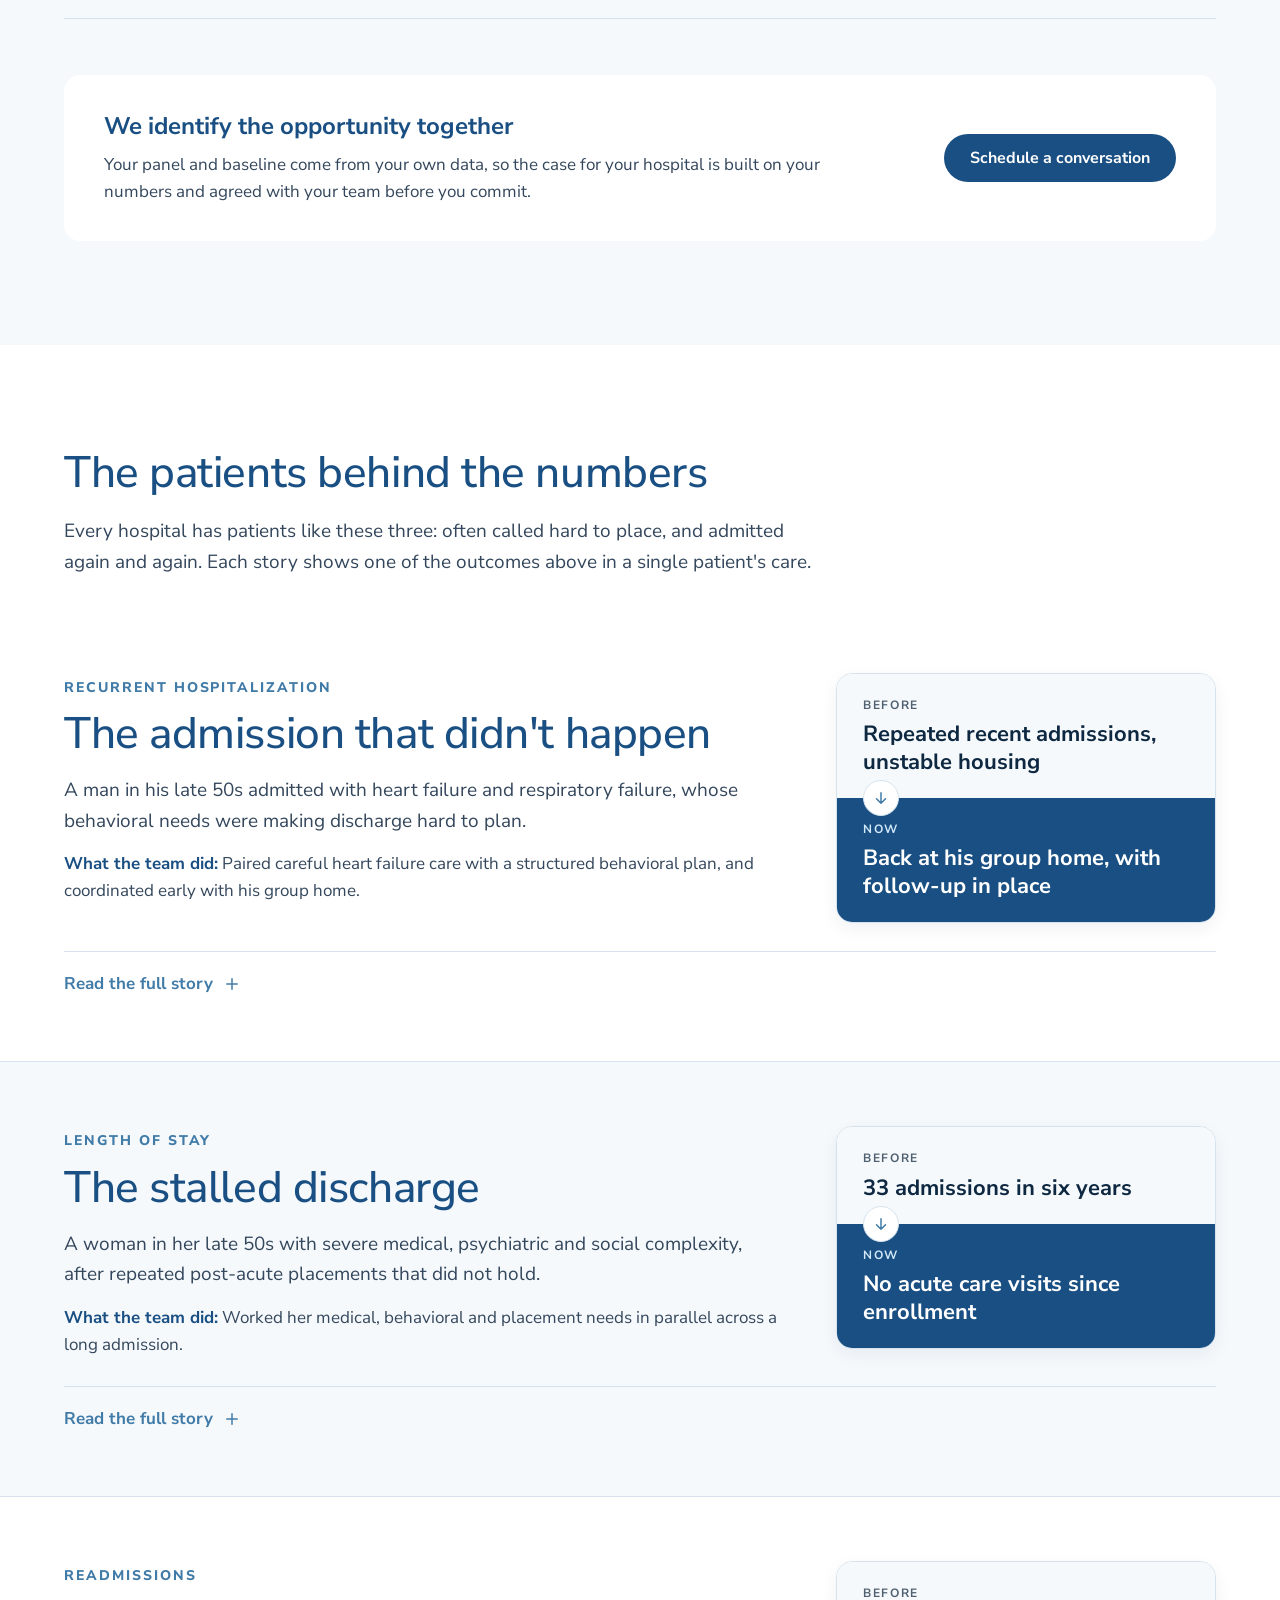
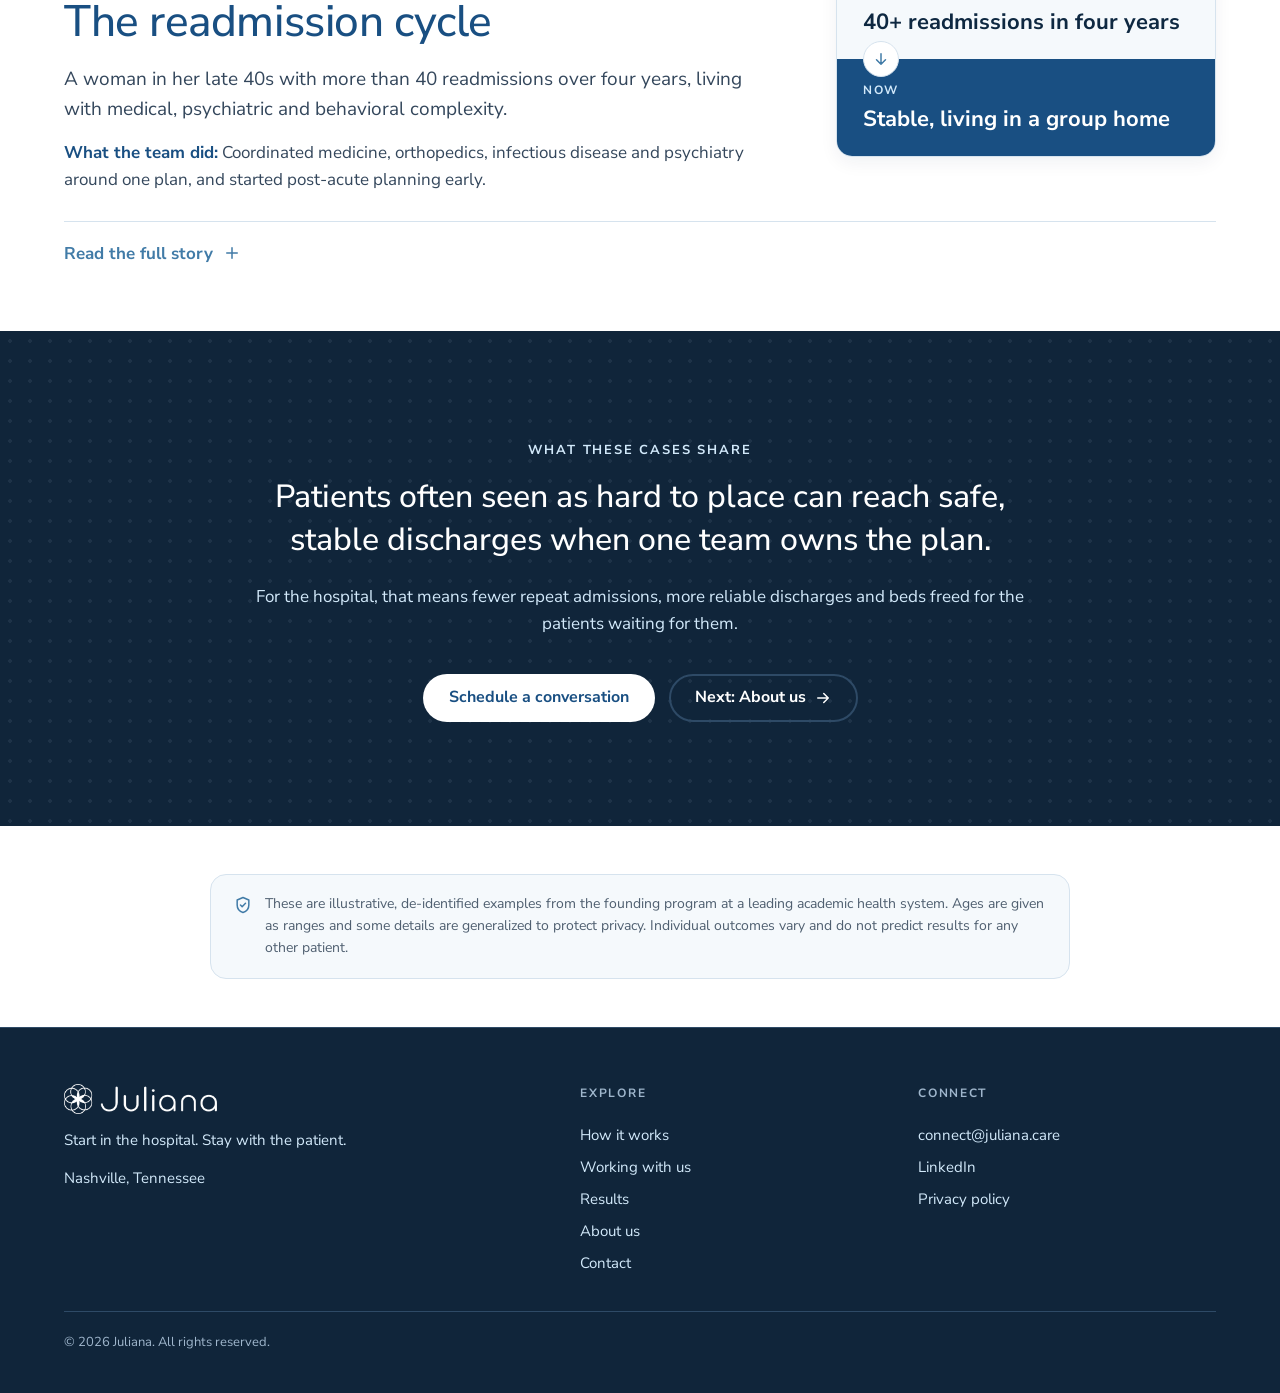
<file: results.html>
<!doctype html>
<html lang="en">
<head>
<meta charset="utf-8">
<meta name="viewport" content="width=device-width, initial-scale=1">
<meta name="robots" content="noindex, nofollow">
<title>Results | Juliana</title>
<meta name="description" content="Outcomes from a leading academic health system, where the return comes from, and three patients whose care changed when one team owned the plan.">
<meta property="og:type" content="website">
<meta property="og:site_name" content="Juliana">
<meta property="og:title" content="Juliana results: fewer return admissions, shorter stays">
<meta property="og:description" content="23% lower risk of recurrent hospitalization and 12.4% shorter length of stay at a leading academic health system, with sources and the patients behind the numbers.">
<meta property="og:url" content="https://dsasmal-hashed.github.io/juliana-website-demo/results.html">
<meta property="og:image" content="https://dsasmal-hashed.github.io/juliana-website-demo/assets/img/story-bedside.jpg">
<meta name="twitter:card" content="summary_large_image">
<link rel="icon" type="image/png" href="assets/img/favicon.png">
<link rel="preconnect" href="https://fonts.googleapis.com">
<link rel="preconnect" href="https://fonts.gstatic.com" crossorigin>
<link rel="stylesheet" href="https://fonts.googleapis.com/css2?family=Nunito+Sans:wght@400;500;700;800&display=swap">
<link rel="stylesheet" href="css/styles.css?v=20261125j">
<script>document.documentElement.classList.add('js');</script>
</head>
<body>

<svg width="0" height="0" style="position:absolute" aria-hidden="true">
  <filter id="duo-warm" color-interpolation-filters="sRGB"><feColorMatrix type="matrix" values="0.3 0.59 0.11 0 0  0.3 0.59 0.11 0 0  0.3 0.59 0.11 0 0  0 0 0 1 0"/><feComponentTransfer><feFuncR type="table" tableValues="0.063 0.42 0.969"/><feFuncG type="table" tableValues="0.145 0.47 0.937"/><feFuncB type="table" tableValues="0.227 0.53 0.902"/></feComponentTransfer></filter>
  <symbol id="i-check" viewBox="0 0 24 24" fill="none" stroke="currentColor" stroke-width="2" stroke-linecap="round" stroke-linejoin="round"><circle cx="12" cy="12" r="9"/><path d="m8 12 3 3 5-6"/></symbol>
  <symbol id="i-arrow" viewBox="0 0 24 24" fill="none" stroke="currentColor" stroke-width="2" stroke-linecap="round" stroke-linejoin="round"><path d="M5 12h14M13 6l6 6-6 6"/></symbol>
  <symbol id="i-plus" viewBox="0 0 24 24" fill="none" stroke="currentColor" stroke-width="2" stroke-linecap="round"><path d="M12 5v14M5 12h14"/></symbol>
  <symbol id="i-bed" viewBox="0 0 24 24" fill="none" stroke="currentColor" stroke-width="1.8" stroke-linecap="round" stroke-linejoin="round"><path d="M3 7v12M3 15h18v4M21 15v-3a3 3 0 0 0-3-3h-7v6"/><circle cx="7" cy="11" r="2"/></symbol>
  <symbol id="i-return" viewBox="0 0 24 24" fill="none" stroke="currentColor" stroke-width="1.8" stroke-linecap="round" stroke-linejoin="round"><path d="M4 12a8 8 0 1 0 2.3-5.6"/><path d="M4 4v4h4"/></symbol>
  <symbol id="i-people" viewBox="0 0 24 24" fill="none" stroke="currentColor" stroke-width="1.8" stroke-linecap="round" stroke-linejoin="round"><circle cx="9" cy="8" r="3"/><path d="M3 20c0-3.3 2.7-6 6-6s6 2.7 6 6"/><circle cx="17" cy="9" r="2.5"/><path d="M16 14.2c2.8.4 5 2.8 5 5.8"/></symbol>
  <symbol id="i-search" viewBox="0 0 24 24" fill="none" stroke="currentColor" stroke-width="1.8" stroke-linecap="round" stroke-linejoin="round"><circle cx="11" cy="11" r="6"/><path d="m20 20-4.5-4.5"/></symbol>
  <symbol id="i-doc" viewBox="0 0 24 24" fill="none" stroke="currentColor" stroke-width="1.8" stroke-linecap="round" stroke-linejoin="round"><path d="M14 3H7a2 2 0 0 0-2 2v14a2 2 0 0 0 2 2h10a2 2 0 0 0 2-2V8z"/><path d="M14 3v5h5M9 13h6M9 17h6"/></symbol>
  <symbol id="i-pulse" viewBox="0 0 24 24" fill="none" stroke="currentColor" stroke-width="1.8" stroke-linecap="round" stroke-linejoin="round"><path d="M3 12h4l3-7 4 14 3-7h4"/></symbol>
  <symbol id="i-lock" viewBox="0 0 24 24" fill="none" stroke="currentColor" stroke-width="1.8" stroke-linecap="round" stroke-linejoin="round"><rect x="5" y="11" width="14" height="10" rx="2"/><path d="M8 11V8a4 4 0 0 1 8 0v3"/></symbol>
  <symbol id="i-file" viewBox="0 0 24 24" fill="none" stroke="currentColor" stroke-width="1.8" stroke-linecap="round" stroke-linejoin="round"><path d="M4 7a2 2 0 0 1 2-2h4l2 2h6a2 2 0 0 1 2 2v8a2 2 0 0 1-2 2H6a2 2 0 0 1-2-2z"/></symbol>
  <symbol id="i-shield" viewBox="0 0 24 24" fill="none" stroke="currentColor" stroke-width="1.8" stroke-linecap="round" stroke-linejoin="round"><path d="M12 3 5 6v6c0 4.4 3 7.8 7 9 4-1.2 7-4.6 7-9V6z"/><path d="m9 12 2 2 4-4"/></symbol>
  <symbol id="i-list" viewBox="0 0 24 24" fill="none" stroke="currentColor" stroke-width="1.8" stroke-linecap="round" stroke-linejoin="round"><path d="M9 6h11M9 12h11M9 18h11"/><circle cx="4.5" cy="6" r="1"/><circle cx="4.5" cy="12" r="1"/><circle cx="4.5" cy="18" r="1"/></symbol>
  <symbol id="i-building" viewBox="0 0 24 24" fill="none" stroke="currentColor" stroke-width="1.8" stroke-linecap="round" stroke-linejoin="round"><path d="M4 21V5a2 2 0 0 1 2-2h8a2 2 0 0 1 2 2v16M16 9h2a2 2 0 0 1 2 2v10M3 21h18M8 7h4M8 11h4M8 15h4"/></symbol>
  <symbol id="i-graduate" viewBox="0 0 24 24" fill="none" stroke="currentColor" stroke-width="1.8" stroke-linecap="round" stroke-linejoin="round"><path d="m2 9 10-5 10 5-10 5z"/><path d="M6 11v5c3 2 9 2 12 0v-5"/></symbol>
  <symbol id="i-gauge" viewBox="0 0 24 24" fill="none" stroke="currentColor" stroke-width="1.8" stroke-linecap="round" stroke-linejoin="round"><path d="M4 18a8 8 0 1 1 16 0"/><path d="m12 18 4-6"/></symbol>
  <symbol id="i-contract" viewBox="0 0 24 24" fill="none" stroke="currentColor" stroke-width="1.8" stroke-linecap="round" stroke-linejoin="round"><rect x="4" y="3" width="16" height="18" rx="2"/><path d="M8 8h8M8 12h8M8 16h4"/></symbol>
  <symbol id="i-linkedin" viewBox="0 0 24 24" fill="currentColor"><path d="M4.98 3.5a2.5 2.5 0 1 1 0 5 2.5 2.5 0 0 1 0-5zM3 9.5h4V21H3zM9.5 9.5h3.8v1.6h.06c.53-1 1.83-2.06 3.77-2.06 4.03 0 4.77 2.65 4.77 6.1V21h-4v-5.2c0-1.24-.02-2.84-1.73-2.84-1.73 0-2 1.35-2 2.75V21h-4z"/></symbol>
  <symbol id="i-menu" viewBox="0 0 24 24" fill="none" stroke="currentColor" stroke-width="2" stroke-linecap="round"><path d="M4 7h16M4 12h16M4 17h16"/></symbol>
  <symbol id="i-heart" viewBox="0 0 24 24" fill="none" stroke="currentColor" stroke-width="1.8" stroke-linecap="round" stroke-linejoin="round"><path d="M12 20s-7-4.4-7-10a4 4 0 0 1 7-2.6A4 4 0 0 1 19 10c0 5.6-7 10-7 10z"/></symbol>
  <symbol id="i-handshake" viewBox="0 0 24 24" fill="none" stroke="currentColor" stroke-width="1.8" stroke-linecap="round" stroke-linejoin="round"><path d="m11 17 2 2a1.4 1.4 0 0 0 2-2"/><path d="m14 14 2.5 2.5a1.4 1.4 0 0 0 2-2L15 11l-3 1-2-2 4-3 7 6"/><path d="M3 13 9 7l3 2"/><path d="m7 17 2 2a1.4 1.4 0 0 0 2-2l-2-2"/></symbol>
  <symbol id="i-external" viewBox="0 0 24 24" fill="none" stroke="currentColor" stroke-width="2" stroke-linecap="round" stroke-linejoin="round"><path d="M14 4h6v6M20 4l-9 9M18 14v5a1 1 0 0 1-1 1H5a1 1 0 0 1-1-1V7a1 1 0 0 1 1-1h5"/></symbol>
</svg>

<header class="site-header">
  <div class="container header-inner">
    <a class="brand" href="index.html" aria-label="Juliana home"><img src="assets/img/juliana-logo.png" alt="Juliana" width="156" height="34"></a>
    <button class="nav-toggle" aria-label="Open menu" aria-expanded="false" aria-controls="site-nav"><svg><use href="#i-menu"/></svg></button>
    <nav class="nav" id="site-nav" aria-label="Main">
      <div class="nav-links">
        <a href="how-it-works.html">How it works</a>
        <a href="working-with-us.html">Working with us</a>
        <a href="results.html" class="is-active" aria-current="page">Results</a>
        <a href="about.html">About us</a>
      </div>
      <a class="btn btn--primary" href="index.html#contact">Schedule a conversation</a>
    </nav>
  </div>
</header>

<main>

<!-- Hero -->
<section class="page-hero page-hero--solo">
  <div class="container">
    <nav class="breadcrumb" aria-label="Breadcrumb"><a href="index.html">Home</a><span class="sep" aria-hidden="true">/</span><span aria-current="page">Results</span></nav>
    <h1>Fewer return admissions, shorter stays, and a team that stays</h1>
    <p class="lead">Nearly a decade of results at a leading academic health system, each measured against its own comparison. Here is what changed, how it was measured, what it means for a hospital, and the patients behind the numbers.</p>
    <nav class="jump" aria-label="On this page">
      <a href="#outcomes">Outcomes</a>
      <a href="#measured">How results are measured</a>
      <a href="#return">Where the return comes from</a>
      <a href="#stories">The patients behind the numbers</a>
    </nav>
  </div>
</section>

<!-- Outcomes -->
<section class="section section--tint" id="outcomes">
  <div class="container">
    <div class="section-head reveal">
      <h2>What changed, and against what</h2>
      <p>Each result comes from its own dataset and comparison, shown on its card. Together they span more than <span class="tbc">2,300</span> complex patients enrolled since 2017.</p>
    </div>
    <div class="outcomes">
      <article class="outcome reveal" id="o-recurrent">
        <strong class="o-num">23%</strong>
        <h3>lower risk of recurrent hospitalization</h3>
        <p>Over five years, enrolled patients were 23% less likely to be hospitalized again than matched patients outside the program.</p>
        <div class="cmp" role="img" aria-label="Relative risk of recurrent hospitalization: matched comparison 1.00, program patients 0.77">
          <div class="cmp-row"><span class="cmp-name">Matched comparison</span><span class="cmp-track"><span class="cmp-bar" style="width:100%"></span></span><span class="cmp-val">1.00</span></div>
          <div class="cmp-row is-program"><span class="cmp-name">Program patients</span><span class="cmp-track"><span class="cmp-bar" style="width:77%"></span></span><span class="cmp-val">0.77</span></div>
        </div>
        <p class="o-src">Adjusted hazard ratio 0.77 (95% CI 0.72–0.83), propensity-matched, five-year follow-up, n=1,392.</p>
        <a class="o-link" href="#case-2">In one patient's care: the admission that didn't happen <svg><use href="#i-arrow"/></svg></a>
      </article>
      <article class="outcome reveal" id="o-los">
        <strong class="o-num">12.4%</strong>
        <h3>shorter length of stay</h3>
        <p>Stays averaged 5.86 days, 0.83 days shorter than for comparably complex patients outside the program.</p>
        <div class="cmp" role="img" aria-label="Average length of stay: comparison 6.69 days, program patients 5.86 days">
          <div class="cmp-row"><span class="cmp-name">Comparison</span><span class="cmp-track"><span class="cmp-bar" style="width:100%"></span></span><span class="cmp-val">6.69 days</span></div>
          <div class="cmp-row is-program"><span class="cmp-name">Program patients</span><span class="cmp-track"><span class="cmp-bar" style="width:88.0%"></span></span><span class="cmp-val">5.86 days</span></div>
        </div>
        <p class="o-src">Unadjusted mean, program patients (n=448) vs. comparably complex non-program patients <span class="tbc">(HCC ≥2.0, n=23,506)</span>.</p>
        <a class="o-link" href="#case-3">In one patient's care: the stalled discharge <svg><use href="#i-arrow"/></svg></a>
      </article>
      <article class="outcome reveal" id="o-readmit">
        <strong class="o-num">50%</strong>
        <h3>lower 30-day readmission rate</h3>
        <p>The 30-day readmission rate halved after enrollment, from 26.6% to 13.3%.</p>
        <div class="cmp" role="img" aria-label="30-day readmission rate: before enrollment 26.6%, after enrollment 13.3%">
          <div class="cmp-row"><span class="cmp-name">Before enrollment</span><span class="cmp-track"><span class="cmp-bar" style="width:100%"></span></span><span class="cmp-val">26.6%</span></div>
          <div class="cmp-row is-program"><span class="cmp-name">After enrollment</span><span class="cmp-track"><span class="cmp-bar" style="width:50%"></span></span><span class="cmp-val">13.3%</span></div>
        </div>
        <p class="o-src">Before and after enrollment, program operational dataset, n=4,843. <a href="#measured">Why we pair this with a fair comparison.</a></p>
        <a class="o-link" href="#case-1">In one patient's care: the readmission cycle <svg><use href="#i-arrow"/></svg></a>
      </article>
      <article class="outcome outcome--team reveal" id="o-team">
        <strong class="o-num">1st</strong>
        <h3>in care team job satisfaction across the health system</h3>
        <p>The people who run the model rate their jobs higher than any other team in their health system. The program began as a response to clinician burnout.</p>
        <a class="o-link" href="about.html#story">How the program began <svg><use href="#i-arrow"/></svg></a>
      </article>
    </div>
  </div>
</section>

<!-- How results are measured -->
<section class="section" id="measured">
  <div class="container">
    <div class="section-head reveal">
      <h2>Measured at your health system, against your own baseline</h2>
      <p>The founding results show what the model can do. At your hospital, the program is measured the same careful way, with your clinical, analytics and finance leaders.</p>
    </div>
    <div class="principles reveal">
      <div class="principle"><span class="pr-icon"><svg><use href="#i-gauge"/></svg></span><div><h3>One baseline</h3><p>Computed from your records before go-live and agreed by your clinical, analytics and finance leaders.</p></div></div>
      <div class="principle"><span class="pr-icon"><svg><use href="#i-list"/></svg></span><div><h3>A fair comparison</h3><p>Patients enroll after a period of high use, so a simple before-and-after can overstate the effect. Each engagement agrees a comparison that accounts for it.</p></div></div>
      <div class="principle"><span class="pr-icon"><svg><use href="#i-pulse"/></svg></span><div><h3>Fidelity alongside outcomes</h3><p>Huddles held, commitments closed on time and patients placed on the unit, reported monthly with results.</p></div></div>
      <div class="principle"><span class="pr-icon"><svg><use href="#i-contract"/></svg></span><div><h3>Value your finance team validates</h3><p>Capacity and cost benefits counted separately and never twice, with your finance team.</p></div></div>
    </div>
  </div>
</section>

<!-- Return -->
<section class="section section--tint" id="return">
  <div class="container">
    <div class="section-head reveal">
      <h2>Where the return comes from</h2>
      <p>Each outcome above turns into a specific return for the hospital, counted once and validated with your finance team.</p>
    </div>
    <ol class="flow">
      <li class="flow-row reveal"><span class="flow-from">Shorter stays</span><span class="flow-arrow" aria-hidden="true"><svg><use href="#i-arrow"/></svg></span><div class="flow-to"><h3>Bed-days back</h3><p>Staffed beds open for queued surgical, transfer and emergency volume, without building new ones.</p></div></li>
      <li class="flow-row reveal"><span class="flow-from">Fewer return admissions</span><span class="flow-arrow" aria-hidden="true"><svg><use href="#i-arrow"/></svg></span><div class="flow-to"><h3>Cost and penalty exposure down</h3><p>Each avoided admission removes its cost and lowers readmission penalty exposure.</p></div></li>
      <li class="flow-row reveal"><span class="flow-from">Lower cost per case</span><span class="flow-arrow" aria-hidden="true"><svg><use href="#i-arrow"/></svg></span><div class="flow-to"><h3>Margin on fixed payment</h3><p>Under DRG and value-based contracts, the savings per case drop to margin.</p></div></li>
    </ol>
    <div class="callout reveal">
      <div>
        <h3>We identify the opportunity together</h3>
        <p>Your panel and baseline come from your own data, so the case for your hospital is built on your numbers and agreed with your team before you commit.</p>
      </div>
      <a class="btn btn--primary" href="index.html#contact">Schedule a conversation</a>
    </div>
  </div>
</section>

<!-- Patient stories -->
<section class="section stories-head" id="stories">
  <div class="container">
    <div class="section-head reveal">
      <h2>The patients behind the numbers</h2>
      <p>Every hospital has patients like these three: often called hard to place, and admitted again and again. Each story shows one of the outcomes above in a single patient's care.</p>
    </div>
  </div>
</section>

<!-- Case 2 -->
<article class="case" id="case-2">
  <div class="container">
    <div class="case-head">
      <div class="reveal">
        <a class="case-num" href="#o-recurrent">Recurrent hospitalization</a>
        <h2>The admission that didn't happen</h2>
        <p class="profile">A man in his late 50s admitted with heart failure and respiratory failure, whose behavioral needs were making discharge hard to plan.</p>
        <p class="case-did"><strong>What the team did:</strong> Paired careful heart failure care with a structured behavioral plan, and coordinated early with his group home.</p>
      </div>
      <div class="shift reveal" aria-label="Where he started and where he is now">
        <div class="before"><small>Before</small><strong>Repeated recent admissions, unstable housing</strong></div>
        <div class="arrow"><span><svg><use href="#i-arrow"/></svg></span></div>
        <div class="after"><small>Now</small><strong>Back at his group home, with follow-up in place</strong></div>
      </div>
    </div>
    <details class="case-more">
      <summary>Read the full story<svg><use href="#i-plus"/></svg></summary>
      <div class="tags"><span>Heart failure (HFpEF)</span><span>Intellectual disability</span><span>Chronic suicidal ideation</span><span>Cocaine use disorder</span><span>Hypertension, diabetes, asthma</span></div>
    <div class="journey">
      <div class="stage reveal">
        <span class="step-label"><i>1</i>What made it hard</span>
        <h3>Two kinds of instability at once</h3>
        <p>He needed careful diuresis for fluid overload while also living with agitation and long-standing self-harm risk. Together these lengthened his stay and complicated discharge, though he did not meet criteria for psychiatric admission.</p>
      </div>
      <div class="stage reveal">
        <span class="step-label"><i>2</i>What the team did</span>
        <h3>Medical, behavioral and social care, together</h3>
        <ul>
          <li><svg><use href="#i-check"/></svg>A structured behavioral plan built on positive reinforcement</li>
          <li><svg><use href="#i-check"/></svg>Early coordination with his group home</li>
          <li><svg><use href="#i-check"/></svg>Tailored diuresis, oxygen weaning and guideline-directed therapy</li>
          <li><svg><use href="#i-check"/></svg>Psychiatric medication optimized, with close monitoring</li>
        </ul>
      </div>
      <div class="stage stage--outcome reveal">
        <span class="step-label"><i>3</i>The outcome</span>
        <h3>Stable, and home</h3>
        <p>He was weaned to room air at rest and returned to his group home, with ongoing case management and social work support from the program.</p>
        <ul>
          <li><svg><use href="#i-check"/></svg>No psychiatric admission needed</li>
          <li><svg><use href="#i-check"/></svg>Medically stabilized</li>
          <li><svg><use href="#i-check"/></svg>Cardiology and sleep medicine follow-up arranged</li>
        </ul>
      </div>
    </div>
    </details>
  </div>
</article>
<!-- Case 3 -->
<article class="case" id="case-3">
  <div class="container">
    <div class="case-head">
      <div class="reveal">
        <a class="case-num" href="#o-los">Length of stay</a>
        <h2>The stalled discharge</h2>
        <p class="profile">A woman in her late 50s with severe medical, psychiatric and social complexity, after repeated post-acute placements that did not hold.</p>
        <p class="case-did"><strong>What the team did:</strong> Worked her medical, behavioral and placement needs in parallel across a long admission.</p>
      </div>
      <div class="shift reveal" aria-label="Where she started and where she is now">
        <div class="before"><small>Before</small><strong>33 admissions in six years</strong></div>
        <div class="arrow"><span><svg><use href="#i-arrow"/></svg></span></div>
        <div class="after"><small>Now</small><strong>No acute care visits since enrollment</strong></div>
      </div>
    </div>
    <details class="case-more">
      <summary>Read the full story<svg><use href="#i-plus"/></svg></summary>
      <div class="tags"><span>Type 1 diabetes</span><span>COPD</span><span>Chronic kidney disease</span><span>Coronary artery disease</span><span>HFpEF</span><span>Neurocognitive disorder</span><span>Intellectual disability</span><span>Housing instability</span></div>
    <div class="journey">
      <div class="stage reveal">
        <span class="step-label"><i>1</i>What made it hard</span>
        <h3>Medically ready was not the same as ready to leave</h3>
        <p>Frailty, fluctuating delirium, behavioral instability and few post-acute options kept her in hospital. Medical stabilization and discharge planning were moving on separate tracks, so her stay grew longer and admissions recurred.</p>
      </div>
      <div class="stage reveal">
        <span class="step-label"><i>2</i>What the team did</span>
        <h3>Medical, behavioral and placement work in parallel</h3>
        <ul>
          <li><svg><use href="#i-check"/></svg>Tailored neurobehavioral management when standard approaches did not work</li>
          <li><svg><use href="#i-check"/></svg>A long-range plan across a prolonged admission</li>
          <li><svg><use href="#i-check"/></svg>Structured behavioral plans</li>
          <li><svg><use href="#i-check"/></svg>Close work across medicine, nursing, pharmacy and case management</li>
        </ul>
      </div>
      <div class="stage stage--outcome reveal">
        <span class="step-label"><i>3</i>The outcome</span>
        <h3>Stabilized, placed, and staying well</h3>
        <p>She stabilized despite several complications, a conservatorship was put in place and the barriers to discharge were resolved.</p>
        <ul>
          <li><svg><use href="#i-check"/></svg>Moved to post-acute care, then to long-term care</li>
          <li><svg><use href="#i-check"/></svg>No further acute care presentations since enrollment</li>
        </ul>
      </div>
    </div>
    </details>
  </div>
</article>
<!-- Case 1 -->
<article class="case" id="case-1">
  <div class="container">
    <div class="case-head">
      <div class="reveal">
        <a class="case-num" href="#o-readmit">Readmissions</a>
        <h2>The readmission cycle</h2>
        <p class="profile">A woman in her late 40s with more than 40 readmissions over four years, living with medical, psychiatric and behavioral complexity.</p>
        <p class="case-did"><strong>What the team did:</strong> Coordinated medicine, orthopedics, infectious disease and psychiatry around one plan, and started post-acute planning early.</p>
      </div>
      <div class="shift reveal" aria-label="Where she started and where she is now">
        <div class="before"><small>Before</small><strong>40+ readmissions in four years</strong></div>
        <div class="arrow"><span><svg><use href="#i-arrow"/></svg></span></div>
        <div class="after"><small>Now</small><strong>Stable, living in a group home</strong></div>
      </div>
    </div>
    <details class="case-more">
      <summary>Read the full story<svg><use href="#i-plus"/></svg></summary>
      <div class="tags"><span>Insulin-dependent diabetes</span><span>Schizoaffective disorder</span><span>Borderline personality disorder</span><span>Substance use</span></div>
    <div class="journey">
      <div class="stage reveal">
        <span class="step-label"><i>1</i>What made it hard</span>
        <h3>Each admission started over</h3>
        <p>Readmissions tied to missed medications, psychiatric instability and difficulty sticking with treatment kept getting in the way of discharge planning and safe transitions. She was admitted with a traumatic injury and serious complications that followed.</p>
      </div>
      <div class="stage reveal">
        <span class="step-label"><i>2</i>What the team did</span>
        <h3>One plan across every specialty</h3>
        <ul>
          <li><svg><use href="#i-check"/></svg>Coordinated medicine, orthopedics, infectious disease and psychiatry</li>
          <li><svg><use href="#i-check"/></svg>Tailored neurobehavioral management</li>
          <li><svg><use href="#i-check"/></svg>Started skilled nursing facility planning early</li>
          <li><svg><use href="#i-check"/></svg>Behavioral strategies that supported an opioid taper and adherence</li>
        </ul>
        <p>Over time, the team built enough trust with her to make a safe transition possible.</p>
      </div>
      <div class="stage stage--outcome reveal">
        <span class="step-label"><i>3</i>The outcome</span>
        <h3>A safe transition, then lasting stability</h3>
        <p>She completed IV antibiotics, stabilized medically and behaviorally, and moved to a skilled nursing facility with a structured taper plan, with no ICU transfer or readmission during the episode.</p>
        <ul>
          <li><svg><use href="#i-check"/></svg>Stabilized in the ambulatory setting</li>
          <li><svg><use href="#i-check"/></svg>Living in a group home</li>
          <li><svg><use href="#i-check"/></svg>No longer needs a conservator</li>
        </ul>
      </div>
    </div>
    </details>
  </div>
</article>

<section class="section section--dark">
  <div class="container reflection reveal">
    <span class="eyebrow">What these cases share</span>
    <blockquote>Patients often seen as hard to place can reach safe, stable discharges when one team owns the plan.</blockquote>
    <p>For the hospital, that means fewer repeat admissions, more reliable discharges and beds freed for the patients waiting for them.</p>
    <div class="hero-actions">
      <a class="btn btn--light" href="index.html#contact">Schedule a conversation</a>
      <a class="btn btn--secondary" style="color:#FFFFFF;border-color:#2E4A66" href="about.html">Next: About us <svg><use href="#i-arrow"/></svg></a>
    </div>
  </div>
</section>

<section class="section" style="padding:48px 0">
  <div class="container">
    <p class="privacy-note"><svg><use href="#i-shield"/></svg><span>These are illustrative, de-identified examples from the founding program at a leading academic health system. Ages are given as ranges and some details are generalized to protect privacy. Individual outcomes vary and do not predict results for any other patient.</span></p>
  </div>
</section>

</main>

<footer class="site-footer">
  <div class="container">
    <div class="footer-grid">
      <div class="footer-brand">
        <img src="assets/img/juliana-logo-white.png" alt="Juliana" width="153" height="30" loading="lazy">
        <p class="footer-tagline">Start in the hospital. Stay with the patient.</p>
        <p class="tbc">Nashville, Tennessee</p>
      </div>
      <nav aria-label="Explore">
        <h4>Explore</h4>
        <a href="how-it-works.html">How it works</a>
        <a href="working-with-us.html">Working with us</a>
        <a href="results.html">Results</a>
        <a href="about.html">About us</a>
        <a href="index.html#contact">Contact</a>
      </nav>
      <div>
        <h4>Connect</h4>
        <p class="tbc">connect@juliana.care</p>
        <p><span class="tbc">LinkedIn</span></p>
        <a href="privacy.html">Privacy policy</a>
      </div>
    </div>
    
    <p class="copyright">© 2026 Juliana. All rights reserved.</p>
  </div>
</footer>

<script src="js/main.js?v=20261125j"></script>
</body>
</html>
</file>
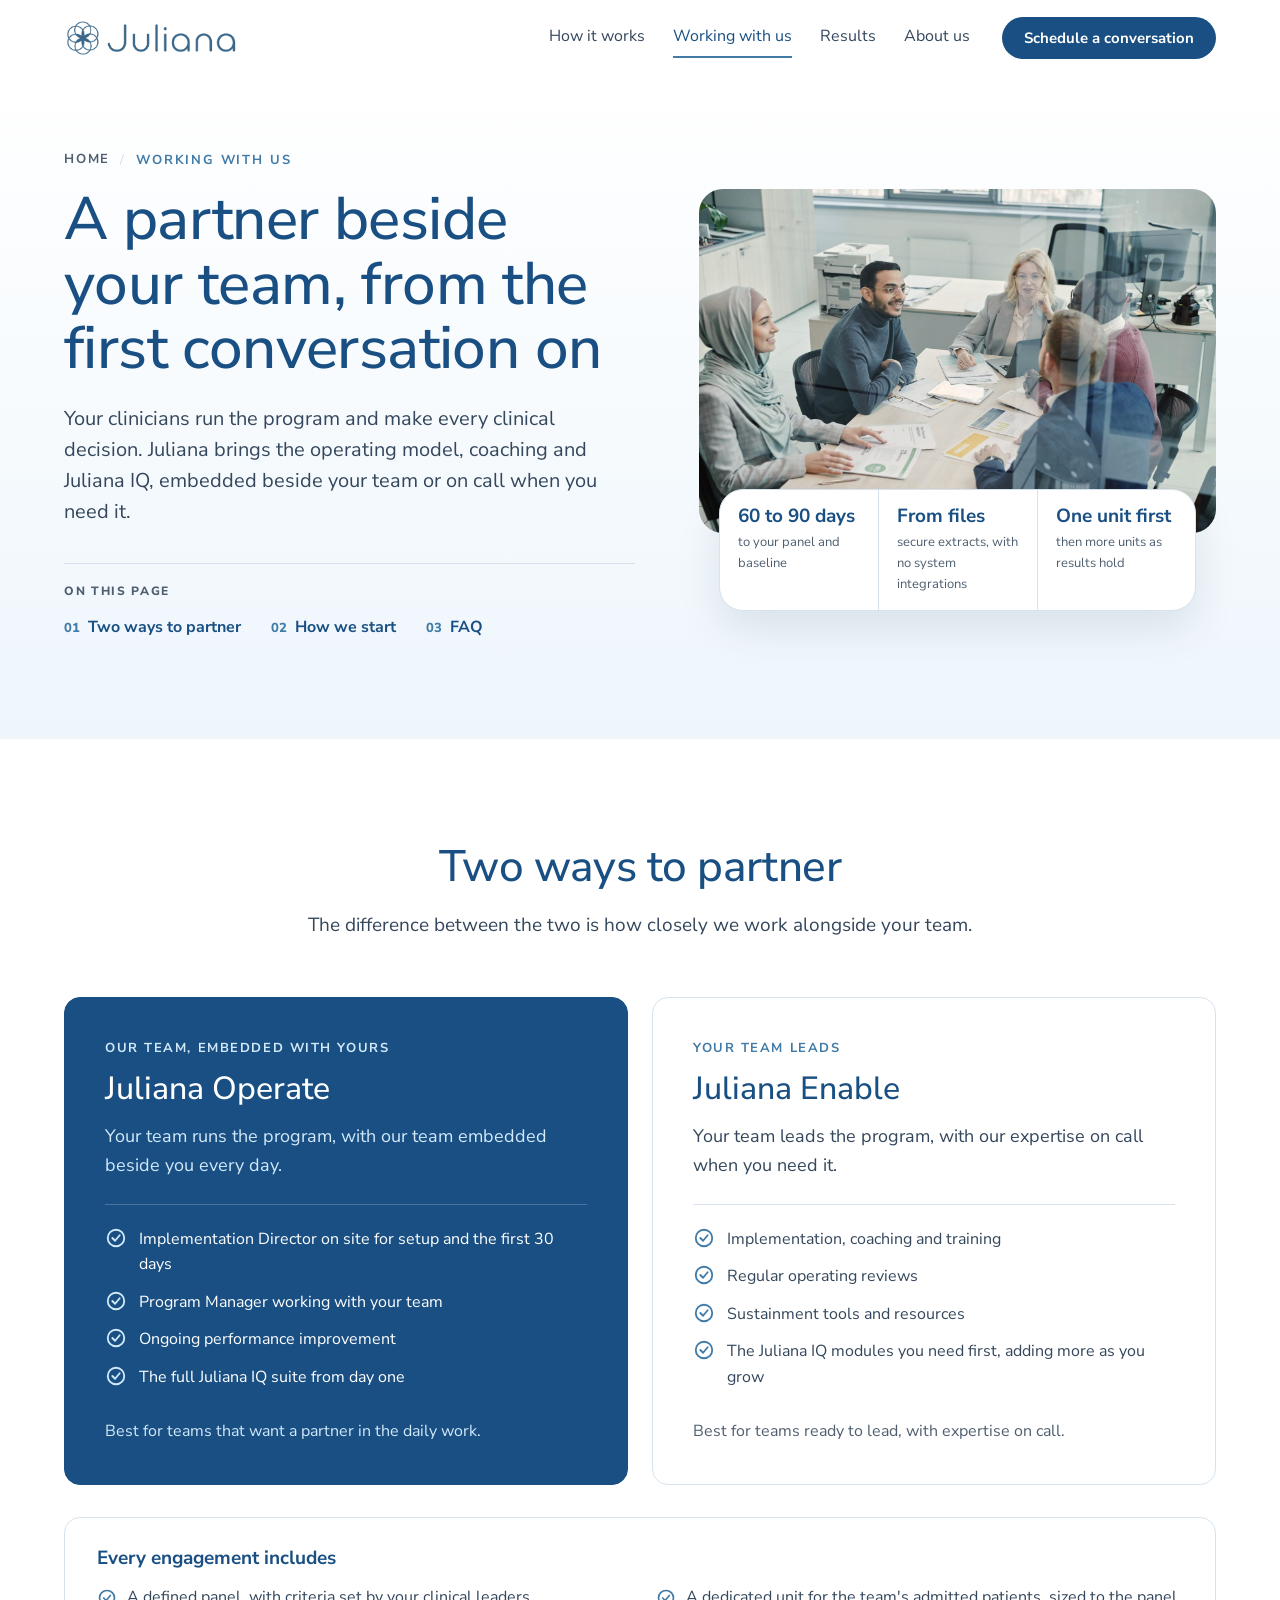
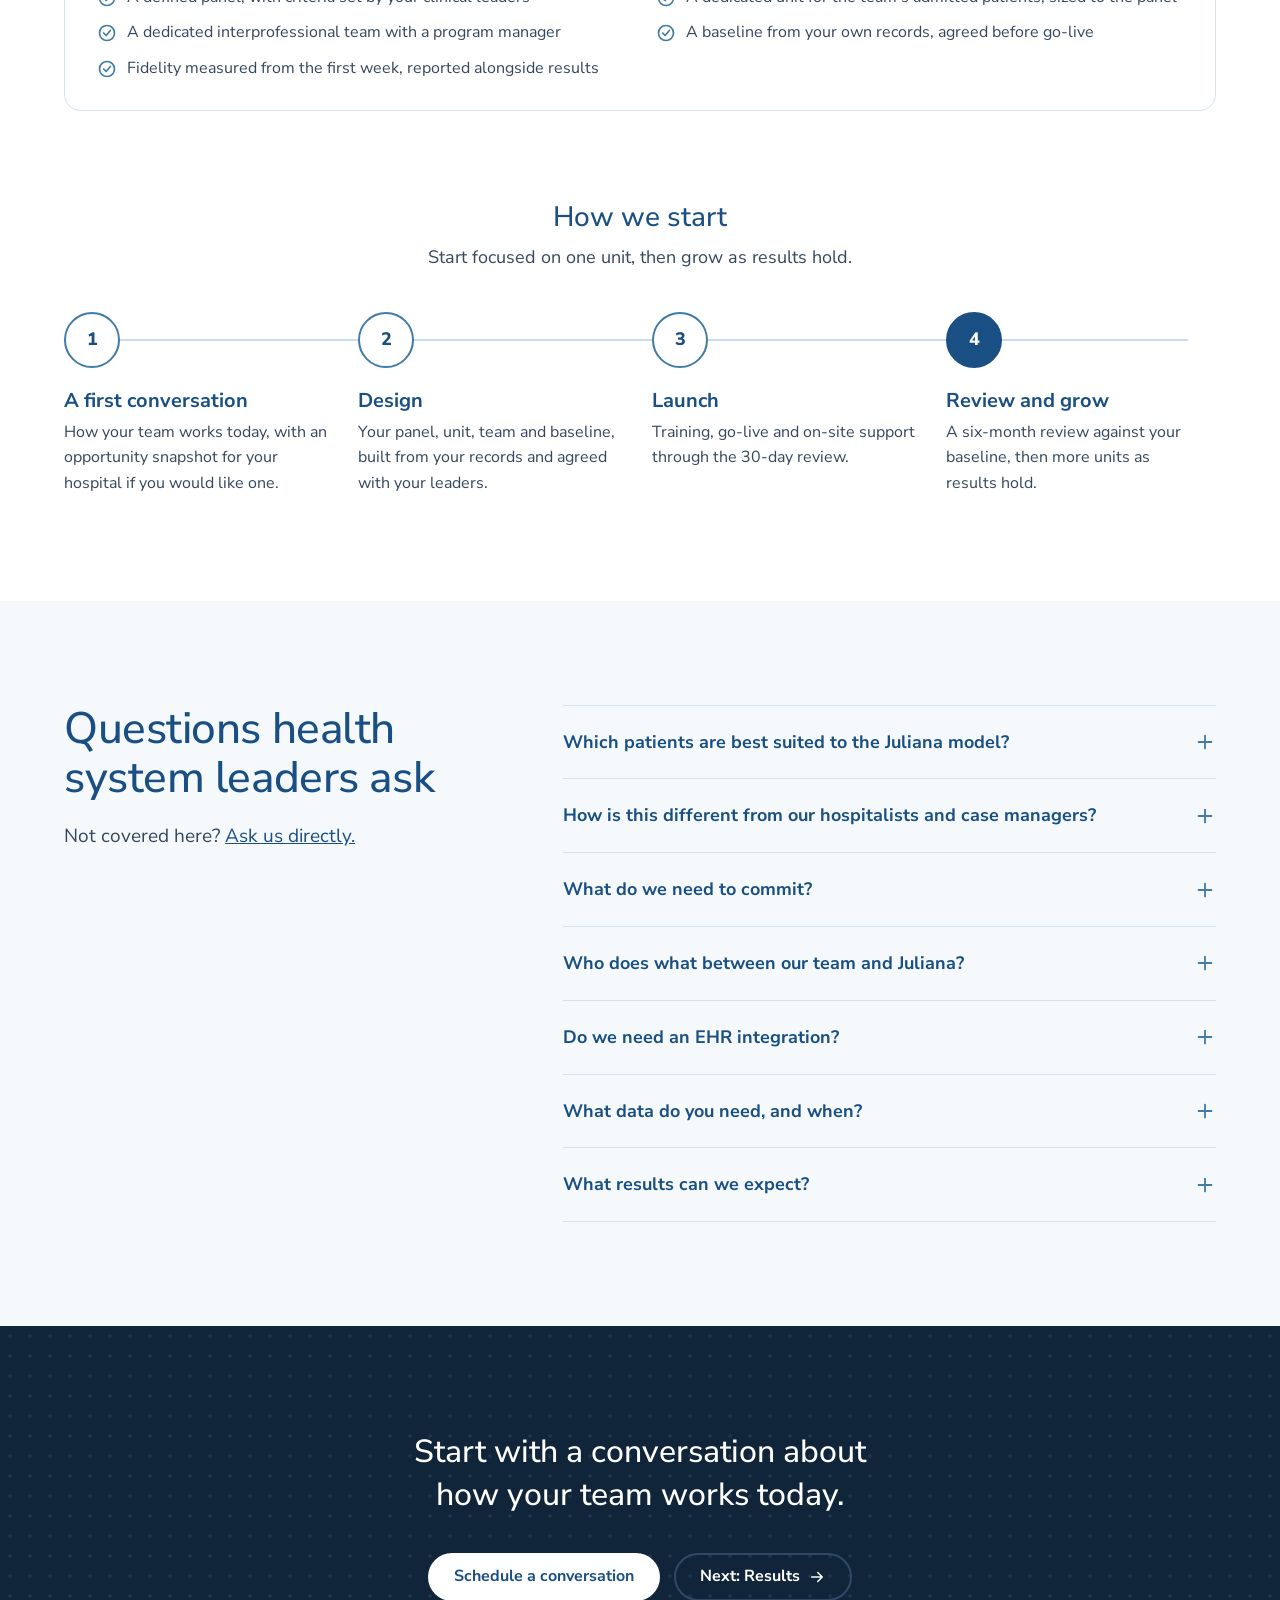
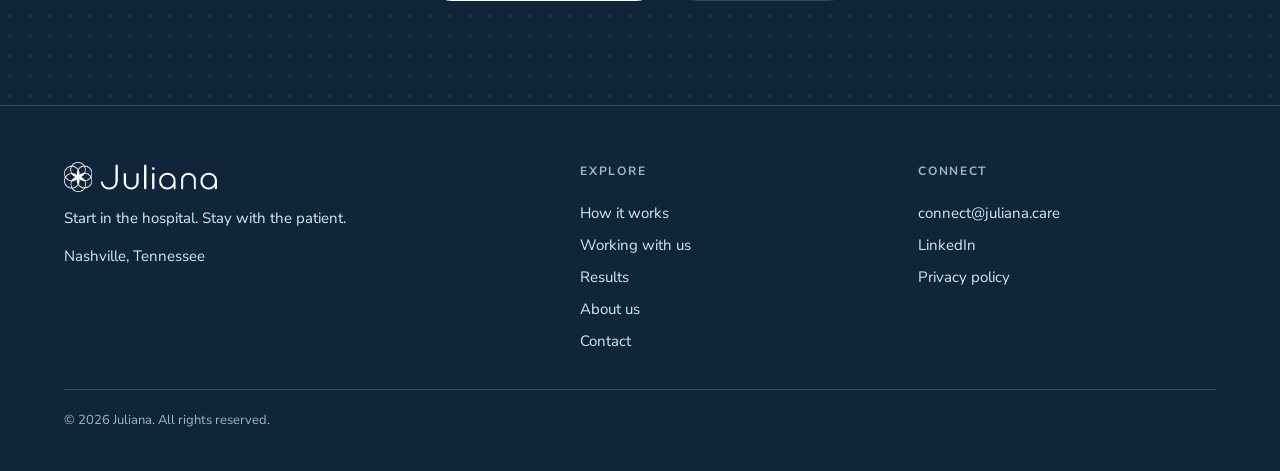
<file: working-with-us.html>
<!doctype html>
<html lang="en">
<head>
<meta charset="utf-8">
<meta name="viewport" content="width=device-width, initial-scale=1">
<meta name="robots" content="noindex, nofollow">
<title>Working with us | Juliana</title>
<meta name="description" content="Working with Juliana: two ways to partner, what every engagement includes, how programs start and grow, and the questions health system leaders ask.">
<meta property="og:type" content="website">
<meta property="og:site_name" content="Juliana">
<meta property="og:title" content="Working with Juliana: two ways to partner">
<meta property="og:description" content="Juliana Operate or Juliana Enable, with your team in the lead. What every engagement includes, how programs start, and common questions.">
<meta property="og:url" content="https://dsasmal-hashed.github.io/juliana-website-demo/working-with-us.html">
<meta property="og:image" content="https://dsasmal-hashed.github.io/juliana-website-demo/assets/img/partnership-meeting.jpg">
<meta name="twitter:card" content="summary_large_image">
<link rel="icon" type="image/png" href="assets/img/favicon.png">
<link rel="preconnect" href="https://fonts.googleapis.com">
<link rel="preconnect" href="https://fonts.gstatic.com" crossorigin>
<link rel="stylesheet" href="https://fonts.googleapis.com/css2?family=Nunito+Sans:wght@400;500;700;800&display=swap">
<link rel="stylesheet" href="css/styles.css?v=20261125j">
<script>document.documentElement.classList.add('js');</script>
</head>
<body>

<svg width="0" height="0" style="position:absolute" aria-hidden="true">
  <filter id="duo-warm" color-interpolation-filters="sRGB"><feColorMatrix type="matrix" values="0.3 0.59 0.11 0 0  0.3 0.59 0.11 0 0  0.3 0.59 0.11 0 0  0 0 0 1 0"/><feComponentTransfer><feFuncR type="table" tableValues="0.063 0.42 0.969"/><feFuncG type="table" tableValues="0.145 0.47 0.937"/><feFuncB type="table" tableValues="0.227 0.53 0.902"/></feComponentTransfer></filter>
  <filter id="duotone" color-interpolation-filters="sRGB">
    <feColorMatrix type="matrix" values="0.3 0.59 0.11 0 0  0.3 0.59 0.11 0 0  0.3 0.59 0.11 0 0  0 0 0 1 0"/>
    <feComponentTransfer>
      <feFuncR type="table" tableValues="0.063 0.255 0.961"/>
      <feFuncG type="table" tableValues="0.145 0.482 0.976"/>
      <feFuncB type="table" tableValues="0.227 0.655 0.988"/>
    </feComponentTransfer>
  </filter>
  <symbol id="i-check" viewBox="0 0 24 24" fill="none" stroke="currentColor" stroke-width="2" stroke-linecap="round" stroke-linejoin="round"><circle cx="12" cy="12" r="9"/><path d="m8 12 3 3 5-6"/></symbol>
  <symbol id="i-arrow" viewBox="0 0 24 24" fill="none" stroke="currentColor" stroke-width="2" stroke-linecap="round" stroke-linejoin="round"><path d="M5 12h14M13 6l6 6-6 6"/></symbol>
  <symbol id="i-plus" viewBox="0 0 24 24" fill="none" stroke="currentColor" stroke-width="2" stroke-linecap="round"><path d="M12 5v14M5 12h14"/></symbol>
  <symbol id="i-bed" viewBox="0 0 24 24" fill="none" stroke="currentColor" stroke-width="1.8" stroke-linecap="round" stroke-linejoin="round"><path d="M3 7v12M3 15h18v4M21 15v-3a3 3 0 0 0-3-3h-7v6"/><circle cx="7" cy="11" r="2"/></symbol>
  <symbol id="i-return" viewBox="0 0 24 24" fill="none" stroke="currentColor" stroke-width="1.8" stroke-linecap="round" stroke-linejoin="round"><path d="M4 12a8 8 0 1 0 2.3-5.6"/><path d="M4 4v4h4"/></symbol>
  <symbol id="i-people" viewBox="0 0 24 24" fill="none" stroke="currentColor" stroke-width="1.8" stroke-linecap="round" stroke-linejoin="round"><circle cx="9" cy="8" r="3"/><path d="M3 20c0-3.3 2.7-6 6-6s6 2.7 6 6"/><circle cx="17" cy="9" r="2.5"/><path d="M16 14.2c2.8.4 5 2.8 5 5.8"/></symbol>
  <symbol id="i-search" viewBox="0 0 24 24" fill="none" stroke="currentColor" stroke-width="1.8" stroke-linecap="round" stroke-linejoin="round"><circle cx="11" cy="11" r="6"/><path d="m20 20-4.5-4.5"/></symbol>
  <symbol id="i-doc" viewBox="0 0 24 24" fill="none" stroke="currentColor" stroke-width="1.8" stroke-linecap="round" stroke-linejoin="round"><path d="M14 3H7a2 2 0 0 0-2 2v14a2 2 0 0 0 2 2h10a2 2 0 0 0 2-2V8z"/><path d="M14 3v5h5M9 13h6M9 17h6"/></symbol>
  <symbol id="i-pulse" viewBox="0 0 24 24" fill="none" stroke="currentColor" stroke-width="1.8" stroke-linecap="round" stroke-linejoin="round"><path d="M3 12h4l3-7 4 14 3-7h4"/></symbol>
  <symbol id="i-lock" viewBox="0 0 24 24" fill="none" stroke="currentColor" stroke-width="1.8" stroke-linecap="round" stroke-linejoin="round"><rect x="5" y="11" width="14" height="10" rx="2"/><path d="M8 11V8a4 4 0 0 1 8 0v3"/></symbol>
  <symbol id="i-file" viewBox="0 0 24 24" fill="none" stroke="currentColor" stroke-width="1.8" stroke-linecap="round" stroke-linejoin="round"><path d="M4 7a2 2 0 0 1 2-2h4l2 2h6a2 2 0 0 1 2 2v8a2 2 0 0 1-2 2H6a2 2 0 0 1-2-2z"/></symbol>
  <symbol id="i-shield" viewBox="0 0 24 24" fill="none" stroke="currentColor" stroke-width="1.8" stroke-linecap="round" stroke-linejoin="round"><path d="M12 3 5 6v6c0 4.4 3 7.8 7 9 4-1.2 7-4.6 7-9V6z"/><path d="m9 12 2 2 4-4"/></symbol>
  <symbol id="i-list" viewBox="0 0 24 24" fill="none" stroke="currentColor" stroke-width="1.8" stroke-linecap="round" stroke-linejoin="round"><path d="M9 6h11M9 12h11M9 18h11"/><circle cx="4.5" cy="6" r="1"/><circle cx="4.5" cy="12" r="1"/><circle cx="4.5" cy="18" r="1"/></symbol>
  <symbol id="i-building" viewBox="0 0 24 24" fill="none" stroke="currentColor" stroke-width="1.8" stroke-linecap="round" stroke-linejoin="round"><path d="M4 21V5a2 2 0 0 1 2-2h8a2 2 0 0 1 2 2v16M16 9h2a2 2 0 0 1 2 2v10M3 21h18M8 7h4M8 11h4M8 15h4"/></symbol>
  <symbol id="i-graduate" viewBox="0 0 24 24" fill="none" stroke="currentColor" stroke-width="1.8" stroke-linecap="round" stroke-linejoin="round"><path d="m2 9 10-5 10 5-10 5z"/><path d="M6 11v5c3 2 9 2 12 0v-5"/></symbol>
  <symbol id="i-gauge" viewBox="0 0 24 24" fill="none" stroke="currentColor" stroke-width="1.8" stroke-linecap="round" stroke-linejoin="round"><path d="M4 18a8 8 0 1 1 16 0"/><path d="m12 18 4-6"/></symbol>
  <symbol id="i-contract" viewBox="0 0 24 24" fill="none" stroke="currentColor" stroke-width="1.8" stroke-linecap="round" stroke-linejoin="round"><rect x="4" y="3" width="16" height="18" rx="2"/><path d="M8 8h8M8 12h8M8 16h4"/></symbol>
  <symbol id="i-linkedin" viewBox="0 0 24 24" fill="currentColor"><path d="M4.98 3.5a2.5 2.5 0 1 1 0 5 2.5 2.5 0 0 1 0-5zM3 9.5h4V21H3zM9.5 9.5h3.8v1.6h.06c.53-1 1.83-2.06 3.77-2.06 4.03 0 4.77 2.65 4.77 6.1V21h-4v-5.2c0-1.24-.02-2.84-1.73-2.84-1.73 0-2 1.35-2 2.75V21h-4z"/></symbol>
  <symbol id="i-menu" viewBox="0 0 24 24" fill="none" stroke="currentColor" stroke-width="2" stroke-linecap="round"><path d="M4 7h16M4 12h16M4 17h16"/></symbol>
  <symbol id="i-heart" viewBox="0 0 24 24" fill="none" stroke="currentColor" stroke-width="1.8" stroke-linecap="round" stroke-linejoin="round"><path d="M12 20s-7-4.4-7-10a4 4 0 0 1 7-2.6A4 4 0 0 1 19 10c0 5.6-7 10-7 10z"/></symbol>
  <symbol id="i-handshake" viewBox="0 0 24 24" fill="none" stroke="currentColor" stroke-width="1.8" stroke-linecap="round" stroke-linejoin="round"><path d="m11 17 2 2a1.4 1.4 0 0 0 2-2"/><path d="m14 14 2.5 2.5a1.4 1.4 0 0 0 2-2L15 11l-3 1-2-2 4-3 7 6"/><path d="M3 13 9 7l3 2"/><path d="m7 17 2 2a1.4 1.4 0 0 0 2-2l-2-2"/></symbol>
  <symbol id="i-external" viewBox="0 0 24 24" fill="none" stroke="currentColor" stroke-width="2" stroke-linecap="round" stroke-linejoin="round"><path d="M14 4h6v6M20 4l-9 9M18 14v5a1 1 0 0 1-1 1H5a1 1 0 0 1-1-1V7a1 1 0 0 1 1-1h5"/></symbol>
</svg>

<header class="site-header">
  <div class="container header-inner">
    <a class="brand" href="index.html" aria-label="Juliana home"><img src="assets/img/juliana-logo.png" alt="Juliana" width="156" height="34"></a>
    <button class="nav-toggle" aria-label="Open menu" aria-expanded="false" aria-controls="site-nav"><svg><use href="#i-menu"/></svg></button>
    <nav class="nav" id="site-nav" aria-label="Main">
      <div class="nav-links">
        <a href="how-it-works.html">How it works</a>
        <a href="working-with-us.html" class="is-active" aria-current="page">Working with us</a>
        <a href="results.html">Results</a>
        <a href="about.html">About us</a>
      </div>
      <a class="btn btn--primary" href="index.html#contact">Schedule a conversation</a>
    </nav>
  </div>
</header>

<main>

<!-- Hero -->
<section class="page-hero">
  <div class="container hero-grid">
    <div>
      <nav class="breadcrumb" aria-label="Breadcrumb"><a href="index.html">Home</a><span class="sep" aria-hidden="true">/</span><span aria-current="page">Working with us</span></nav>
      <h1>A partner beside your team, from the first conversation on</h1>
      <p class="lead">Your clinicians run the program and make every clinical decision. Juliana brings the operating model, coaching and Juliana IQ, embedded beside your team or on call when you need it.</p>
      <nav class="jump" aria-label="On this page">
        <a href="#partner">Two ways to partner</a>
        <a href="#start">How we start</a>
        <a href="#faq">FAQ</a>
      </nav>
    </div>
    <div class="wwu-visual">
      <img src="assets/img/partnership-meeting.jpg" alt="Leaders working through plans together at a table" width="1600" height="1067">
      <div class="hero-facts">
      <div><strong>60 to 90 days</strong><span>to your panel and baseline</span></div>
      <div><strong>From files</strong><span>secure extracts, with no system integrations</span></div>
      <div><strong>One unit first</strong><span>then more units as results hold</span></div>
    </div>
    </div>
  </div>
</section>

<!-- Working together -->
<section class="section" id="partner">
  <div class="container">
    <div class="section-head section-head--center reveal">
      <h2>Two ways to partner</h2>
      <p>The difference between the two is how closely we work alongside your team.</p>
    </div>
    <div class="partners">
      <article class="partner partner--featured reveal">
        <span class="label">Our team, embedded with yours</span>
        <h3>Juliana Operate</h3>
        <p>Your team runs the program, with our team embedded beside you every day.</p>
        <ul>
          <li><svg><use href="#i-check"/></svg>Implementation Director on site for setup and the first 30 days</li>
          <li><svg><use href="#i-check"/></svg>Program Manager working with your team</li>
          <li><svg><use href="#i-check"/></svg>Ongoing performance improvement</li>
          <li><svg><use href="#i-check"/></svg>The full Juliana IQ suite from day one</li>
        </ul>
        <p class="best-for">Best for teams that want a partner in the daily work.</p>
      </article>
      <article class="partner reveal">
        <span class="label">Your team leads</span>
        <h3>Juliana Enable</h3>
        <p>Your team leads the program, with our expertise on call when you need it.</p>
        <ul>
          <li><svg><use href="#i-check"/></svg>Implementation, coaching and training</li>
          <li><svg><use href="#i-check"/></svg>Regular operating reviews</li>
          <li><svg><use href="#i-check"/></svg>Sustainment tools and resources</li>
          <li><svg><use href="#i-check"/></svg>The Juliana IQ modules you need first, adding more as you grow</li>
        </ul>
        <p class="best-for">Best for teams ready to lead, with expertise on call.</p>
      </article>
    </div>
    <div class="includes reveal">
      <h3>Every engagement includes</h3>
      <ul>
        <li><svg><use href="#i-check"/></svg>A defined panel, with criteria set by your clinical leaders</li>
        <li><svg><use href="#i-check"/></svg>A dedicated unit for the team's admitted patients, sized to the panel</li>
        <li><svg><use href="#i-check"/></svg>A dedicated interprofessional team with a program manager</li>
        <li><svg><use href="#i-check"/></svg>A baseline from your own records, agreed before go-live</li>
        <li><svg><use href="#i-check"/></svg>Fidelity measured from the first week, reported alongside results</li>
      </ul>
    </div>
    <div class="subhead reveal" id="start">
      <h3>How we start</h3>
      <p>Start focused on one unit, then grow as results hold.</p>
    </div>
    <div class="steps">
      <div class="step reveal"><div class="dot">1</div><h3>A first conversation</h3><p>How your team works today, with an opportunity snapshot for your hospital if you would like one.</p></div>
      <div class="step reveal"><div class="dot">2</div><h3>Design</h3><p>Your panel, unit, team and baseline, built from your records and agreed with your leaders.</p></div>
      <div class="step reveal"><div class="dot">3</div><h3>Launch</h3><p>Training, go-live and on-site support through the 30-day review.</p></div>
      <div class="step reveal"><div class="dot">4</div><h3>Review and grow</h3><p>A six-month review against your baseline, then more units as results hold.</p></div>
    </div>
  </div>
</section>

<!-- FAQ -->
<section class="section section--tint" id="faq">
  <div class="container faq-grid">
    <div class="section-head reveal">
      <h2>Questions health system leaders ask</h2>
      <p>Not covered here? <a href="index.html#contact">Ask us directly.</a></p>
    </div>
    <div class="faq reveal">
      <details>
        <summary>Which patients are best suited to the Juliana model?<svg><use href="#i-plus"/></svg></summary>
        <p>Adults with at least two admissions in 12 months, at least three major chronic medical conditions and an elevated risk score. Juliana IQ applies the criteria to your data, and your clinical leaders set the final panel and confirm every enrollment. <a href="how-it-works.html#patients">See who it serves.</a></p>
      </details>
      <details>
        <summary>How is this different from our hospitalists and case managers?<svg><use href="#i-plus"/></svg></summary>
        <p>Hospital medicine and case management are organized around shifts and services, and they do that well. Juliana adds one team that stays with a defined panel across admissions, shares one picture of each patient, decides together and tracks the panel's results over time.</p>
      </details>
      <details>
        <summary>What do we need to commit?<svg><use href="#i-plus"/></svg></summary>
        <p>A dedicated unit for the team's admitted patients and a dedicated interprofessional team with a program manager. A 20-bed unit typically serves a panel of about 1,000 patients, roughly 50 per bed. The founding program cares for about 850 patients on 16 beds.</p>
      </details>
      <details>
        <summary>Who does what between our team and Juliana?<svg><use href="#i-plus"/></svg></summary>
        <p>Your clinicians care for the patients and make every clinical decision. Juliana brings the operating model, coaching and Juliana IQ, embedded beside your team (Operate) or on call when you need it (Enable).</p>
      </details>
      <details>
        <summary>Do we need an EHR integration?<svg><use href="#i-plus"/></svg></summary>
        <p>No. Juliana IQ works alongside your EHR from secure files, such as an encounter file and the daily census. Your record remains the record, and your clinicians keep responsibility for orders and patient decisions. Live feeds are optional, later, and only if you want them.</p>
      </details>
      <details>
        <summary>What data do you need, and when?<svg><use href="#i-plus"/></svg></summary>
        <p>Nothing for a first conversation. The design phase uses an encounter extract from your records under a data agreement, and Juliana IQ starts from that single file.</p>
      </details>
      <details>
        <summary>What results can we expect?<svg><use href="#i-plus"/></svg></summary>
        <p>The results at a leading academic health system show what the model can do. Your own results are measured against a baseline from your records, agreed before go-live, with fidelity reported alongside. <a href="results.html#measured">How results are measured.</a></p>
      </details>
    </div>
  </div>
</section>

<!-- Call to action -->
<section class="section section--dark">
  <div class="container reflection reveal">
    <blockquote>Start with a conversation about how your team works today.</blockquote>
    <div class="hero-actions">
      <a class="btn btn--light" href="index.html#contact">Schedule a conversation</a>
      <a class="btn btn--secondary" style="color:#FFFFFF;border-color:#2E4A66" href="results.html">Next: Results <svg><use href="#i-arrow"/></svg></a>
    </div>
  </div>
</section>

</main>

<footer class="site-footer">
  <div class="container">
    <div class="footer-grid">
      <div class="footer-brand">
        <img src="assets/img/juliana-logo-white.png" alt="Juliana" width="153" height="30" loading="lazy">
        <p class="footer-tagline">Start in the hospital. Stay with the patient.</p>
        <p class="tbc">Nashville, Tennessee</p>
      </div>
      <nav aria-label="Explore">
        <h4>Explore</h4>
        <a href="how-it-works.html">How it works</a>
        <a href="working-with-us.html">Working with us</a>
        <a href="results.html">Results</a>
        <a href="about.html">About us</a>
        <a href="index.html#contact">Contact</a>
      </nav>
      <div>
        <h4>Connect</h4>
        <p class="tbc">connect@juliana.care</p>
        <p><span class="tbc">LinkedIn</span></p>
        <a href="privacy.html">Privacy policy</a>
      </div>
    </div>
    <p class="copyright">© 2026 Juliana. All rights reserved.</p>
  </div>
</footer>

<script src="js/main.js?v=20261125j"></script>
</body>
</html>
</file>
<file: css/styles.css>
/* Juliana website: brand tokens, layout and components */

:root {
  --navy: #194F82;
  --accent: #417BA7;
  --sky: #71A2C7;
  --dark: #10253A;
  --ink: #0E2841;
  --text: #34475C;
  --muted: #5B6B7C;
  --border: #D6E3EE;
  --ring: #C9DDEE;
  --tint: #F5F9FC;
  --soft: #EEF6FC;
  --on-dark: #D2E9FA;
  --divider-dark: #2E4A66;
  --white: #FFFFFF;

  --font: "Nunito Sans", "Segoe UI", Arial, sans-serif;
  --display: var(--font);
  --radius: 14px;
  --radius-sm: 10px;
  --shadow: 0 18px 44px rgba(14, 40, 65, 0.10);
  --shadow-sm: 0 6px 18px rgba(14, 40, 65, 0.06);
  --container: 1200px;
  --gutter: 24px;
  --section: 104px;
}

*, *::before, *::after { box-sizing: border-box; }
html { scroll-behavior: smooth; scroll-padding-top: 84px; }
@media (prefers-reduced-motion: reduce) { html { scroll-behavior: auto; } }

body {
  margin: 0;
  font-family: var(--font);
  font-size: 17px;
  line-height: 1.6;
  color: var(--text);
  background: var(--white);
  -webkit-font-smoothing: antialiased;
  text-rendering: optimizeLegibility;
}

img { max-width: 100%; height: auto; display: block; }
[hidden] { display: none !important; }
body::before { content: ""; position: fixed; inset: 0 0 auto; height: env(safe-area-inset-top, 0px); z-index: 60; background: var(--white); }
a { color: var(--navy); }
h1, h2, h3, h4, p, ul { margin: 0; }
ul { padding: 0; list-style: none; }

h1, h2 { font-family: var(--display); font-weight: 500; color: var(--navy); letter-spacing: -0.01em; text-wrap: balance; }
p { text-wrap: pretty; }
h1 { font-size: clamp(38px, 5.2vw, 60px); line-height: 1.08; }
h2 { font-size: clamp(30px, 3.6vw, 44px); line-height: 1.12; }
h3 { font-size: 21px; line-height: 1.3; font-weight: 700; color: var(--navy); }

.container { width: 100%; max-width: var(--container); margin: 0 auto; padding-left: max(var(--gutter), env(safe-area-inset-left, 0px)); padding-right: max(var(--gutter), env(safe-area-inset-right, 0px)); }
.section { padding: var(--section) 0; }
.section--tint { background: var(--tint); }
.section--dark { background: var(--dark); color: var(--on-dark); }
.section--dark h2 { color: var(--white); }

.eyebrow {
  display: inline-block;
  font-size: 13px;
  font-weight: 700;
  letter-spacing: 0.14em;
  text-transform: uppercase;
  color: var(--accent);
  margin-bottom: 14px;
}
.section--dark .eyebrow { color: var(--on-dark); }

.section-head { max-width: 760px; margin-bottom: 56px; }
.section-head p { margin-top: 18px; font-size: 19px; color: var(--text); }
.section--dark .section-head p { color: var(--on-dark); }
.section-head--center { max-width: 860px; margin-left: auto; margin-right: auto; text-align: center; }

/* Buttons: one primary style and one secondary style, used everywhere */
.btn {
  display: inline-flex;
  align-items: center;
  justify-content: center;
  gap: 8px;
  min-height: 48px;
  padding: 12px 24px;
  border-radius: 999px;
  font: 700 16px/1.2 var(--font);
  text-decoration: none;
  border: 2px solid transparent;
  cursor: pointer;
  transition: background-color .2s ease, color .2s ease, border-color .2s ease, transform .2s ease;
}
.btn:hover { transform: translateY(-1px); }
.btn:focus-visible { outline: 3px solid var(--sky); outline-offset: 3px; }
.btn--primary { background: var(--navy); color: var(--white); }
.btn--primary:hover { background: var(--dark); }
.btn--secondary { background: transparent; color: var(--navy); border-color: var(--ring); }
.btn--secondary:hover { border-color: var(--navy); }
.btn--light { background: var(--white); color: var(--navy); }
.btn--light:hover { background: var(--on-dark); }
.btn svg { width: 18px; height: 18px; }

/* Header */
.site-header {
  position: sticky;
  top: env(safe-area-inset-top, 0px);
  z-index: 50;
  background: rgba(255, 255, 255, 0.92);
  backdrop-filter: saturate(180%) blur(12px);
  -webkit-backdrop-filter: saturate(180%) blur(12px);
  border-bottom: 1px solid transparent;
  transition: border-color .2s ease;
}
.site-header.is-scrolled { border-bottom-color: var(--border); }
.header-inner { display: flex; align-items: center; justify-content: space-between; height: 76px; gap: 24px; }
.brand img { height: 34px; width: auto; }
.nav { display: flex; align-items: center; gap: 32px; }
.nav-links { display: flex; gap: 28px; }
.nav-links a { font-size: 16px; color: var(--text); text-decoration: none; padding: 6px 0; border-bottom: 2px solid transparent; }
.nav-links a:hover, .nav-links a.is-active { color: var(--navy); border-bottom-color: var(--accent); }
.nav .btn { min-height: 42px; padding: 9px 20px; font-size: 15px; }
.nav-toggle { display: none; background: none; border: 0; padding: 8px; cursor: pointer; color: var(--navy); }
.nav-toggle svg { width: 28px; height: 28px; }

/* Hero */
.hero { padding: 64px 0 96px; background: linear-gradient(180deg, var(--white) 0%, var(--soft) 100%); overflow: hidden; }
.hero-grid { display: grid; grid-template-columns: 1.05fr 0.95fr; gap: 64px; align-items: center; }
.hero h1 span { display: block; color: var(--accent); }
.hero .lead { margin-top: 24px; font-size: 20px; line-height: 1.55; max-width: 560px; }
.hero-actions { display: flex; flex-wrap: wrap; gap: 14px; margin-top: 36px; }
.hero-note { display: flex; align-items: center; gap: 10px; margin-top: 32px; font-size: 15px; color: var(--muted); }
.hero-note svg { width: 20px; height: 20px; color: var(--accent); flex-shrink: 0; }
.hero-media { position: relative; }
.hero-media img { width: 100%; aspect-ratio: 4 / 3.4; object-fit: cover; border-radius: 24px; box-shadow: var(--shadow); }
.hero:not(.page-hero) .hero-grid { align-items: stretch; }
.hero:not(.page-hero) .hero-media img { height: 100%; aspect-ratio: auto; object-position: 45% center; }
.stat-float {
  position: absolute;
  left: -32px;
  bottom: 36px;
  background: var(--white);
  border-radius: var(--radius);
  box-shadow: var(--shadow);
  padding: 18px 22px;
  display: flex;
  align-items: center;
  gap: 16px;
  max-width: 300px;
}
.stat-float strong { font-size: 36px; line-height: 1; font-weight: 800; color: var(--navy); }
.stat-float span { font-size: 14px; line-height: 1.35; color: var(--text); }

/* Results */
.results-grid { display: grid; grid-template-columns: repeat(4, 1fr); border-top: 1px solid var(--divider-dark); border-bottom: 1px solid var(--divider-dark); }
.result { padding: 36px 24px; text-align: center; }
.result + .result { border-left: 1px solid var(--divider-dark); }
.result strong { display: block; font-size: clamp(44px, 5vw, 60px); line-height: 1; font-weight: 800; color: var(--white); letter-spacing: -0.02em; }
.result span { display: block; margin-top: 12px; font-size: 16px; line-height: 1.45; color: var(--on-dark); }
.results-foot { display: flex; flex-wrap: wrap; justify-content: space-between; align-items: center; gap: 16px; margin-top: 28px; }
.results-foot p { color: var(--white); font-size: 17px; }
.results-foot a { color: var(--on-dark); font-size: 15px; }

/* Challenge */
.split { display: grid; grid-template-columns: 1fr 1fr; gap: 72px; align-items: center; }
.split-media img { width: 100%; aspect-ratio: 5 / 6; object-fit: cover; border-radius: 24px; }
.split .section-head { margin-bottom: 32px; }
.points { display: grid; gap: 0; }
.point { display: grid; grid-template-columns: 44px 1fr; gap: 16px; padding: 20px 0; border-top: 1px solid var(--border); }
.point:last-child { border-bottom: 1px solid var(--border); }
.point .icon { width: 44px; height: 44px; border-radius: 12px; background: var(--soft); color: var(--navy); display: grid; place-items: center; }
.point .icon svg { width: 22px; height: 22px; }
.point h3 { font-size: 18px; }
.point p { font-size: 16px; margin-top: 2px; }

/* Model */
.model-top { display: grid; grid-template-columns: 1fr 300px; gap: 56px; align-items: center; margin-bottom: 48px; }
.model-top .section-head { margin-bottom: 0; }
.model-visual svg { width: 100%; height: auto; }
.pillars { display: grid; grid-template-columns: repeat(3, 1fr); gap: 20px; }
.pillar { border-top: 3px solid var(--accent); padding-top: 22px; }
.pillar .num { font-size: 14px; font-weight: 800; letter-spacing: 0.08em; color: var(--accent); }
.pillar h3 { margin-top: 6px; font-size: 22px; }
.pillar > p { margin-top: 10px; font-size: 16px; }
.pillar ul { margin-top: 18px; padding-top: 16px; border-top: 1px solid var(--border); display: grid; gap: 8px; }
.pillar li { position: relative; padding-left: 22px; font-size: 15px; line-height: 1.45; }
.pillar li::before { content: ""; position: absolute; left: 0; top: 7px; width: 8px; height: 8px; border-radius: 50%; background: var(--sky); }
.model-note { margin-top: 32px; display: flex; gap: 14px; align-items: flex-start; padding: 20px 24px; border-left: 4px solid var(--accent); background: var(--soft); border-radius: 0 var(--radius-sm) var(--radius-sm) 0; }
.model-note svg { width: 24px; height: 24px; color: var(--navy); flex-shrink: 0; margin-top: 2px; }
.model-note p { font-size: 17px; }
.model-note strong { color: var(--navy); }

/* Return */
.returns { display: grid; grid-template-columns: repeat(3, 1fr); gap: 40px; }
.return { border-top: 3px solid var(--accent); padding-top: 22px; }
.return .label { font-size: 13px; font-weight: 700; letter-spacing: 0.12em; text-transform: uppercase; color: var(--accent); }
.return h3 { margin-top: 8px; font-size: 24px; }
.return p { margin-top: 10px; }
.callout {
  margin-top: 56px;
  display: grid;
  grid-template-columns: 1fr auto;
  gap: 32px;
  align-items: center;
  padding: 36px 40px;
  border-radius: 20px;
  background: var(--soft);
}
.callout h3 { font-size: 24px; }
.callout p { margin-top: 8px; max-width: 720px; }

/* Partnering */
.partners { display: grid; grid-template-columns: 1fr 1fr; gap: 24px; }
.partner { border-radius: 20px; padding: 40px; border: 1px solid var(--border); background: var(--white); display: flex; flex-direction: column; }
.partner--featured { background: var(--navy); border-color: var(--navy); color: var(--on-dark); }
.partner .label { font-size: 13px; font-weight: 700; letter-spacing: 0.12em; text-transform: uppercase; color: var(--accent); }
.partner--featured .label { color: var(--on-dark); }
.partner h3 { margin-top: 10px; font-size: 32px; font-weight: 500; }
.partner--featured h3 { color: var(--white); }
.partner > p { margin-top: 12px; font-size: 18px; }
.partner ul { margin-top: 24px; padding-top: 22px; border-top: 1px solid var(--border); display: grid; gap: 12px; }
.partner--featured ul { border-top-color: rgba(210, 233, 250, 0.25); }
.partner li { display: grid; grid-template-columns: 22px 1fr; gap: 12px; font-size: 16px; }
.partner li svg { width: 22px; height: 22px; color: var(--accent); }
.partner--featured li svg { color: var(--on-dark); }
.partner--featured li { color: var(--white); }
.partner .best-for { margin-top: auto; padding-top: 28px; font-size: 15px; color: var(--muted); }
.partner--featured .best-for { color: var(--on-dark); }
.both { margin-top: 24px; text-align: center; font-size: 17px; }
.both strong { color: var(--navy); }

/* Juliana IQ */
.iq-grid { display: grid; grid-template-columns: 0.85fr 1.15fr; gap: 48px; align-items: center; }
.modules { display: grid; gap: 14px; }
.module { display: grid; grid-template-columns: 52px 1fr; gap: 18px; padding: 18px 0; border-top: 1px solid var(--border); }
.module:first-child { border-top: 0; padding-top: 0; }
.module .badge { width: 52px; height: 52px; border-radius: 14px; background: var(--navy); color: var(--white); display: grid; place-items: center; }
.module .badge svg { width: 26px; height: 26px; }
.module h3 { font-size: 19px; }
.module h3 small { font-size: 14px; font-weight: 500; color: var(--accent); margin-left: 6px; }
.module p { font-size: 15px; margin-top: 2px; }
.iq-shot figure { margin: 0; }
.iq-shot img { width: 100%; border-radius: var(--radius); border: 1px solid var(--border); box-shadow: var(--shadow); background: var(--white); }
.iq-shot figcaption { margin-top: 12px; font-size: 14px; color: var(--muted); }
.trust { margin-top: 48px; padding-top: 24px; border-top: 1px solid var(--border); display: flex; flex-wrap: wrap; gap: 14px 40px; }
.trust div { display: flex; gap: 10px; align-items: center; font-size: 15px; line-height: 1.35; color: var(--text); }
.trust svg { width: 22px; height: 22px; color: var(--accent); flex-shrink: 0; }
.fine { margin-top: 20px; font-size: 13px; color: var(--muted); }

/* How we start */
.steps { display: grid; grid-template-columns: repeat(4, 1fr); gap: 24px; counter-reset: step; position: relative; }
.steps::before { content: ""; position: absolute; top: 27px; left: 28px; right: 28px; height: 2px; background: var(--ring); }
.step { position: relative; }
.step .dot { width: 56px; height: 56px; border-radius: 50%; display: grid; place-items: center; background: var(--white); border: 2px solid var(--accent); color: var(--navy); font-weight: 800; font-size: 18px; position: relative; }
.step:last-child .dot { background: var(--navy); border-color: var(--navy); color: var(--white); }
.step h3 { margin-top: 20px; font-size: 20px; }
.step p { margin-top: 6px; font-size: 16px; }
.start-banner { margin-top: 56px; display: flex; flex-wrap: wrap; align-items: center; justify-content: center; gap: 12px 32px; padding: 22px 28px; border-radius: 999px; background: var(--white); border: 1px solid var(--border); text-align: center; }
.start-banner span { display: inline-flex; align-items: center; gap: 10px; font-size: 16px; color: var(--navy); font-weight: 700; }
.start-banner svg { width: 20px; height: 20px; color: var(--accent); }

/* Fit */
.fit { display: grid; grid-template-columns: repeat(4, 1fr); gap: 20px; }
.fit div { padding: 28px 24px; border-radius: var(--radius); background: var(--white); border: 1px solid var(--border); }
.fit svg { width: 28px; height: 28px; color: var(--accent); }
.fit h3 { margin-top: 16px; font-size: 18px; }
.fit p { margin-top: 6px; font-size: 15px; }

/* Team */
.team { display: grid; grid-template-columns: repeat(3, 1fr); gap: 40px 32px; }
.person { display: grid; grid-template-columns: 120px minmax(0, 1fr); gap: 0 20px; align-content: start; }
.person > img { grid-row: span 2; }
.person img { width: 100%; aspect-ratio: 1; object-fit: cover; border-radius: 18px; filter: grayscale(100%) contrast(1.02); transition: filter .3s ease; }
.person:hover img { filter: none; }
.person-head { display: flex; justify-content: space-between; align-items: flex-start; gap: 10px; }
.person h3 { font-size: 19px; }
.person .role { font-size: 15px; color: var(--accent); margin-top: 2px; }
.person p { margin-top: 10px; font-size: 15px; line-height: 1.5; }
.person-head a { color: var(--muted); }
.person-head a:hover { color: var(--navy); }
.person-head svg { width: 20px; height: 20px; }
.person-head span { color: var(--ring); }
.advisors-head { margin-top: 72px; margin-bottom: 24px; }
.advisors-head h3 { font-size: 26px; font-weight: 500; }
.advisors { display: grid; grid-template-columns: repeat(4, 1fr); gap: 20px; }
.advisor { display: flex; flex-direction: column; gap: 14px; padding: 22px; border-radius: var(--radius); background: var(--white); border: 1px solid var(--border); }
.advisor-top { display: flex; justify-content: space-between; align-items: flex-start; }
.advisor-top > span { color: var(--ring); }
.advisor img { width: 72px; height: 72px; border-radius: 50%; object-fit: cover; filter: grayscale(100%); }
.advisor h4 { margin: 0; font-size: 17px; line-height: 1.3; font-weight: 700; color: var(--navy); }
.advisor p { margin-top: 4px; font-size: 14px; line-height: 1.45; color: var(--text); }
.advisor a { color: var(--muted); }
.advisor a:hover { color: var(--navy); }
.advisor svg { width: 20px; height: 20px; }
.built-with { margin-top: 40px; text-align: center; font-size: 15px; color: var(--muted); }

/* About page */
.story-grid { display: grid; grid-template-columns: 0.85fr 1.15fr; gap: 72px; align-items: start; }
.story-intro { position: sticky; top: calc(100px + env(safe-area-inset-top, 0px)); }
.story-intro p { margin-top: 18px; font-size: 19px; }
.story-stats { margin-top: 36px; display: grid; grid-template-columns: repeat(3, 1fr); gap: 16px; padding-top: 24px; border-top: 1px solid var(--border); }
.story-stats strong { display: block; font-size: 32px; line-height: 1.1; font-weight: 800; color: var(--navy); font-variant-numeric: tabular-nums; }
.story-stats span { display: block; margin-top: 4px; font-size: 14px; line-height: 1.4; color: var(--muted); }
.timeline { list-style: none; margin: 0; padding: 0; position: relative; display: grid; gap: 36px; }
.timeline::before { content: ""; position: absolute; left: 9px; top: 10px; bottom: 10px; width: 2px; background: var(--ring); }
.timeline li { position: relative; padding-left: 44px; }
.timeline li::before { content: ""; position: absolute; left: 0; top: 4px; width: 20px; height: 20px; border-radius: 50%; background: var(--white); border: 3px solid var(--accent); }
.timeline li.is-next::before { background: var(--navy); border-color: var(--navy); }
.timeline .when { display: inline-block; font-size: 14px; font-weight: 800; letter-spacing: 0.08em; text-transform: uppercase; color: var(--accent); }
.timeline h3 { margin-top: 6px; font-size: 22px; }
.timeline p { margin-top: 8px; }
.mission { max-width: 900px; margin: 0 auto 56px; text-align: center; }
.mission-statement { font-size: clamp(28px, 3.4vw, 42px); line-height: 1.2; font-weight: 500; color: var(--navy); text-wrap: balance; }
.values { display: grid; grid-template-columns: repeat(4, 1fr); gap: 20px; }
.value { padding-top: 20px; border-top: 3px solid var(--accent); }
.value svg { display: none; }
.value svg { width: 28px; height: 28px; color: var(--accent); }
.value h3 { margin-top: 16px; font-size: 19px; }
.value p { margin-top: 8px; font-size: 15px; }
.studio { display: grid; grid-template-columns: 0.9fr 1.1fr; gap: 56px; align-items: center; padding: 48px; border-radius: 24px; background: var(--soft); }
.studio p { font-size: 18px; }
.studio-link { display: inline-flex; align-items: center; gap: 8px; margin-top: 20px; font-weight: 700; color: var(--navy); text-decoration: none; border-bottom: 2px solid var(--ring); padding-bottom: 2px; }
.studio-link:hover { border-bottom-color: var(--navy); }
.studio-link svg { width: 16px; height: 16px; }
.join { display: grid; grid-template-columns: 1fr 1fr; gap: 24px; }
.join-card { display: flex; flex-direction: column; align-items: flex-start; gap: 12px; padding: 36px; border-radius: 20px; background: rgba(255, 255, 255, 0.04); border: 1px solid var(--divider-dark); }
.join-card .label { font-size: 13px; font-weight: 700; letter-spacing: 0.12em; text-transform: uppercase; color: var(--on-dark); }
.join-card h3 { color: var(--white); font-size: 26px; font-weight: 500; }
.join-card p { color: var(--on-dark); }
.join-card .btn { margin-top: 8px; }
.join-mail strong { color: var(--white); }

/* Home page team teaser */
.team-teaser { display: grid; grid-template-columns: 1.1fr 0.9fr; gap: 56px; align-items: center; }
.team-teaser p { margin-top: 18px; font-size: 19px; }
.teaser-side { display: flex; flex-direction: column; align-items: flex-start; gap: 20px; }
.avatars { display: flex; }
.avatars img { width: 64px; height: 64px; border-radius: 50%; object-fit: cover; border: 3px solid var(--white); filter: grayscale(100%); }
.avatars img + img { margin-left: -14px; }
.text-link { font-weight: 700; color: var(--accent); }

/* Restructure: working together, results page, legal */
.subhead { margin-top: 88px; margin-bottom: 40px; text-align: center; }
.subhead h3 { font-size: 28px; font-weight: 500; }
.subhead p { margin-top: 8px; font-size: 18px; color: var(--text); }
.section--tint .callout { background: var(--white); }
.sources--band { margin-top: 28px; padding-top: 20px; border-top: 1px solid var(--divider-dark); }
.stories-head { padding-bottom: 0; }
.stories-head + .case { padding-top: 40px; }
.legal h1 { font-size: clamp(34px, 4vw, 48px); }
.legal p { margin-top: 18px; max-width: 680px; }

/* Team v2: tiers, navy duotone portraits */
.tier-label { margin: 56px 0 20px; font-size: 13px; font-weight: 700; letter-spacing: 0.14em; text-transform: uppercase; color: var(--accent); }
.section-head + .tier-label { margin-top: 0; }
.tier-intro { margin: -12px 0 20px; color: var(--text); }
.portrait { position: relative; background: var(--soft); overflow: hidden; }
.portrait img { width: 100%; height: 100%; object-fit: cover; object-position: center 20%; filter: grayscale(100%) contrast(1.03); transition: transform .6s ease; }
.portrait::after { content: ""; position: absolute; inset: 0; background: var(--navy); mix-blend-mode: color; opacity: 0; transition: opacity .4s ease; pointer-events: none; }
.founder:hover .portrait::after, .member:hover .portrait::after, .advisor-row:hover .portrait::after,
.founder:focus-within .portrait::after, .member:focus-within .portrait::after, .advisor-row:focus-within .portrait::after { opacity: 0.9; }
.founder:hover .portrait img, .member:hover .portrait img, .founder:focus-within .portrait img, .member:focus-within .portrait img { transform: scale(1.04); }
@media (prefers-reduced-motion: reduce) { .portrait img, .portrait::after { transition: none; } .founder:hover .portrait img, .member:hover .portrait img { transform: none; } }
.founders { display: grid; grid-template-columns: repeat(3, 1fr); gap: 32px; }
.founder .portrait { aspect-ratio: 4 / 5; border-radius: 20px; }
.founder .person-head { margin-top: 18px; }
.founder h4, .member h4, .advisor-row h4 { margin: 0; font-size: 20px; line-height: 1.3; font-weight: 700; color: var(--navy); }
.founder .role, .member .role { margin-top: 2px; font-size: 15px; color: var(--accent); }
.focus { margin-top: 10px; font-size: 16px; line-height: 1.5; color: var(--text); }
.members { display: grid; grid-template-columns: repeat(3, 1fr); gap: 32px; }
.member { display: grid; grid-template-columns: 112px minmax(0, 1fr); gap: 20px; align-items: start; }
.member .portrait { aspect-ratio: 1; border-radius: 16px; }
.member h4 { font-size: 18px; }
.advisors-block { margin-top: 24px; }
.advisor-list { list-style: none; margin: 0; padding: 0; display: grid; grid-template-columns: 1fr 1fr; column-gap: 48px; border-top: 1px solid var(--border); }
.advisor-row { display: grid; grid-template-columns: 56px minmax(0, 1fr) 20px; gap: 18px; align-items: center; padding: 18px 0; border-bottom: 1px solid var(--border); }
.advisor-row h4 { font-size: 17px; }
.advisor-row p { margin-top: 2px; font-size: 14px; line-height: 1.45; color: var(--text); }
.advisor-row a { color: var(--muted); }
.advisor-row a:hover { color: var(--navy); }
.advisor-row > span.tbc { color: var(--ring); }
.advisor-row svg { width: 20px; height: 20px; }
.portrait--sm { width: 56px; height: 56px; border-radius: 50%; }
.initials { width: 56px; height: 56px; border-radius: 50%; display: grid; place-items: center; background: var(--navy); color: var(--on-dark); font-size: 17px; font-weight: 700; letter-spacing: 0.04em; }
.duo-set img { filter: grayscale(100%); }

/* Team v3: clickable profiles */
.sr-only { position: absolute; width: 1px; height: 1px; padding: 0; margin: -1px; overflow: hidden; clip: rect(0 0 0 0); white-space: nowrap; border: 0; }
.portrait-btn, .name-btn { all: unset; cursor: pointer; display: block; }
.portrait-btn { position: relative; border-radius: 20px; }
.member .portrait-btn { border-radius: 16px; }
.advisor-row .portrait-btn { border-radius: 50%; }
.portrait-btn:focus-visible, .name-btn:focus-visible { outline: 3px solid var(--sky); outline-offset: 3px; }
.portrait { display: block; }
.name-btn { display: inline; color: inherit; font: inherit; }
.name-btn:hover { color: var(--accent); text-decoration: underline; text-underline-offset: 3px; }
.view-cue { position: absolute; left: 16px; bottom: 16px; z-index: 2; padding: 8px 14px; border-radius: 999px; background: var(--white); color: var(--navy); font-size: 14px; font-weight: 700; opacity: 0; transform: translateY(6px); transition: opacity .3s ease, transform .3s ease; box-shadow: var(--shadow-sm); }
.view-cue::after { content: " +"; }
.founder:hover .view-cue, .portrait-btn:focus-visible .view-cue { opacity: 1; transform: none; }
.advisor-row:hover .portrait-btn .portrait::after, .advisor-row:focus-within .portrait::after { opacity: 0.9; }

.profile-sheet { margin: 0 0 0 auto; padding: 0; border: 0; width: min(520px, 100vw); height: 100dvh; max-height: none; max-width: none; background: var(--white); color: var(--text); box-shadow: -24px 0 60px rgba(14, 40, 65, 0.18); }
.profile-sheet[open] { animation: sheet-in .35s ease; }
.profile-sheet::backdrop { background: rgba(16, 37, 58, 0.45); }
@keyframes sheet-in { from { transform: translateX(40px); opacity: 0; } to { transform: none; opacity: 1; } }
@media (prefers-reduced-motion: reduce) { .profile-sheet[open] { animation: none; } }
.profile-inner { height: 100%; overflow-y: auto; padding: calc(28px + env(safe-area-inset-top, 0px)) max(32px, env(safe-area-inset-right, 0px)) calc(32px + env(safe-area-inset-bottom, 0px)) 32px; display: flex; flex-direction: column; }
.profile-top { display: flex; justify-content: space-between; align-items: center; margin-bottom: 20px; }
.profile-tier { font-size: 13px; font-weight: 700; letter-spacing: 0.14em; text-transform: uppercase; color: var(--accent); }
.profile-close { width: 40px; height: 40px; border-radius: 50%; border: 1px solid var(--border); background: var(--white); color: var(--navy); display: grid; place-items: center; cursor: pointer; }
.profile-close:hover { border-color: var(--navy); }
.profile-close:focus-visible { outline: 3px solid var(--sky); outline-offset: 2px; }
.profile-close svg { width: 18px; height: 18px; }
.profile-photo img { width: 100%; aspect-ratio: 4 / 3; object-fit: cover; object-position: center 20%; border-radius: 18px; }
.profile-photo .initials { width: 96px; height: 96px; font-size: 28px; }
.profile-namerow { margin-top: 22px; display: flex; justify-content: space-between; align-items: center; gap: 16px; }
#profile-name { font-size: 30px; }
#profile-li a { display: grid; place-items: center; width: 40px; height: 40px; border-radius: 50%; border: 1px solid var(--border); color: var(--navy); }
#profile-li a:hover { border-color: var(--navy); }
#profile-li svg { width: 18px; height: 18px; }
.profile-title { margin-top: 4px; color: var(--accent); font-size: 16px; }
.profile-focus { margin-top: 14px; padding: 14px 16px; border-left: 3px solid var(--accent); background: var(--soft); border-radius: 0 10px 10px 0; color: var(--navy); font-size: 16px; }
.profile-label { margin-top: 26px; font-size: 13px; font-weight: 700; letter-spacing: 0.14em; text-transform: uppercase; color: var(--muted); }
.profile-bio { margin-top: 10px; font-size: 16px; line-height: 1.65; }
.profile-tags { list-style: none; margin: 12px 0 0; padding: 0; display: flex; flex-wrap: wrap; gap: 8px; }
.profile-tags li { padding: 6px 12px; border-radius: 999px; background: var(--soft); color: var(--navy); font-size: 14px; }
.profile-nav { margin-top: auto; padding-top: 28px; display: flex; justify-content: space-between; gap: 12px; }
.profile-nav .btn { min-height: 42px; padding: 8px 18px; font-size: 15px; }
body.sheet-open { overflow: hidden; }

/* Hub and spoke */
.model-top--solo { grid-template-columns: 1fr; }
.how-visual { max-width: 380px; justify-self: center; width: 100%; }
.proof-strip { background: var(--dark); color: var(--on-dark); padding: 36px 0; }
.proof-strip .container { display: grid; grid-template-columns: 180px 1fr auto; gap: 32px; align-items: center; }
.proof-label { font-size: 12px; font-weight: 700; letter-spacing: 0.14em; text-transform: uppercase; line-height: 1.5; color: var(--on-dark); }
.proof-grid { display: grid; grid-template-columns: repeat(4, 1fr); }
.proof-grid div { padding: 0 20px; border-left: 1px solid var(--divider-dark); }
.proof-grid strong { display: block; font-size: 34px; line-height: 1; font-weight: 800; color: var(--white); font-variant-numeric: tabular-nums; }
.proof-grid span { display: block; margin-top: 8px; font-size: 14px; line-height: 1.4; color: var(--on-dark); }
.proof-link { display: inline-flex; align-items: center; gap: 8px; color: var(--white); font-weight: 700; text-decoration: none; white-space: nowrap; border-bottom: 1px solid var(--divider-dark); padding-bottom: 2px; }
.proof-link:hover { border-bottom-color: var(--white); }
.proof-link svg { width: 16px; height: 16px; }
.brief-head { display: flex; justify-content: space-between; align-items: flex-end; gap: 32px; margin-bottom: 40px; }
.brief-head .section-head { margin-bottom: 0; }
.brief-head .btn { flex-shrink: 0; }
.brief-cols { display: grid; grid-template-columns: repeat(3, 1fr); gap: 40px; }
.brief-cols > div { border-top: 3px solid var(--accent); padding-top: 20px; }
.brief-cols .num { font-size: 14px; font-weight: 800; letter-spacing: 0.08em; color: var(--accent); }
.brief-cols h3 { margin-top: 6px; font-size: 22px; }
.brief-cols p { margin-top: 8px; }
.story-feature { display: grid; grid-template-columns: 0.9fr 1.1fr; gap: 64px; align-items: center; }
.story-shift { border-radius: 24px; overflow: hidden; box-shadow: var(--shadow); }
.story-shift > div:not(.arrow-line) { padding: 32px 36px; }
.story-shift > div:first-child { background: var(--tint); }
.story-shift > div:last-child { background: var(--navy); }
.story-shift small { display: block; font-size: 12px; font-weight: 700; letter-spacing: 0.14em; text-transform: uppercase; color: var(--muted); }
.story-shift > div:last-child small { color: var(--on-dark); }
.story-shift strong { display: block; margin-top: 8px; font-size: clamp(26px, 2.6vw, 34px); line-height: 1.15; font-weight: 700; color: var(--ink); }
.story-shift > div:last-child strong { color: var(--white); }
.arrow-line { height: 0; position: relative; }
.arrow-line svg { position: absolute; left: 36px; top: -20px; width: 40px; height: 40px; padding: 10px; border-radius: 50%; background: var(--white); border: 1px solid var(--border); color: var(--accent); transform: rotate(90deg); }
.story-text p { margin-top: 18px; font-size: 18px; }
.story-text .text-link { display: inline-block; margin-top: 20px; }
.story-more { margin-top: 56px; }
.story-more-label { font-size: 13px; font-weight: 700; letter-spacing: 0.14em; text-transform: uppercase; color: var(--muted); }
.story-more-grid { display: grid; grid-template-columns: 1fr 1fr; column-gap: 48px; margin-top: 14px; border-top: 1px solid var(--border); }
.story-more-grid a { display: grid; grid-template-columns: minmax(0, 1fr) 20px minmax(0, 1fr); gap: 16px; align-items: center; padding: 20px 0; border-bottom: 1px solid var(--border); text-decoration: none; font-size: 16px; line-height: 1.4; }
.story-more-grid span { color: var(--muted); }
.story-more-grid strong { color: var(--navy); font-weight: 700; }
.story-more-grid svg { width: 20px; height: 20px; color: var(--accent); transition: transform .2s ease; }
.story-more-grid a:hover strong { color: var(--accent); }
.story-more-grid a:hover svg { transform: translateX(3px); }
.story-more-grid a:focus-visible { outline: 3px solid var(--sky); outline-offset: 4px; border-radius: 4px; }

/* Review mode (#review on the URL): highlights placeholders still to confirm */
.review .tbc { outline: 2px dashed #D08A00; outline-offset: 3px; background-color: #FFF4D6; }
.review-banner { position: fixed; left: 16px; bottom: calc(16px + env(safe-area-inset-bottom, 0px)); z-index: 70; padding: 10px 16px; border-radius: 999px; background: #FFF4D6; border: 1px solid #D08A00; color: #6B4700; font-size: 14px; font-weight: 700; box-shadow: var(--shadow-sm); }

/* FAQ */
.faq-grid { display: grid; grid-template-columns: 0.8fr 1.2fr; gap: 64px; }
.faq details { border-bottom: 1px solid var(--border); }
.faq details:first-child { border-top: 1px solid var(--border); }
.faq summary { list-style: none; cursor: pointer; display: flex; justify-content: space-between; align-items: center; gap: 16px; padding: 22px 0; font-size: 18px; font-weight: 700; color: var(--navy); }
.faq summary::-webkit-details-marker { display: none; }
.faq summary svg { width: 22px; height: 22px; color: var(--accent); flex-shrink: 0; transition: transform .2s ease; }
.faq details[open] summary svg { transform: rotate(45deg); }
.faq summary:focus-visible { outline: 3px solid var(--sky); outline-offset: 4px; border-radius: 4px; }
.faq details p { padding: 0 40px 24px 0; }

/* Contact */
.contact-grid { display: grid; grid-template-columns: 1fr 1fr; gap: 64px; align-items: start; }
.contact-grid h2 { color: var(--white); }
.contact-grid > div > p { margin-top: 18px; font-size: 19px; color: var(--on-dark); }
.contact-person { margin-top: 36px; display: flex; gap: 18px; align-items: center; }
.contact-person img { width: 72px; height: 72px; border-radius: 50%; object-fit: cover; }
.contact-person strong { display: block; color: var(--white); font-size: 18px; }
.contact-person span { display: block; font-size: 15px; color: var(--on-dark); }
.contact-person a { color: var(--white); }
.form { background: var(--white); border-radius: 20px; padding: 36px; display: grid; gap: 16px; color: var(--text); }
.form .row { display: grid; grid-template-columns: 1fr 1fr; gap: 16px; }
.form label { display: grid; gap: 6px; font-size: 14px; font-weight: 700; color: var(--navy); }
.form input, .form textarea {
  font: 400 16px/1.4 var(--font);
  color: var(--ink);
  padding: 13px 14px;
  border-radius: var(--radius-sm);
  border: 1px solid var(--ring);
  background: var(--tint);
  width: 100%;
}
.form textarea { min-height: 110px; resize: vertical; }
.form input:focus, .form textarea:focus { outline: none; border-color: var(--accent); box-shadow: 0 0 0 3px rgba(65, 123, 167, 0.18); background: var(--white); }
.form .btn { justify-self: start; }
.form .hint { font-size: 13px; color: var(--muted); }
.form-done { display: grid; gap: 12px; padding: 18px 20px; border-radius: var(--radius-sm); background: var(--soft); border: 1px solid var(--ring); }
.form-done p { font-size: 15px; color: var(--text); }
.form-done strong { color: var(--navy); }
.form-done .btn { min-height: 40px; padding: 8px 18px; font-size: 14px; }

/* Footer */
.site-footer { background: var(--dark); color: var(--on-dark); padding: 56px 0 40px; border-top: 1px solid var(--divider-dark); }
.footer-grid { display: grid; grid-template-columns: 1.6fr 1fr 1fr; gap: 40px; padding-bottom: 36px; border-bottom: 1px solid var(--divider-dark); }
.footer-brand img { height: 30px; width: auto; }
.footer-brand p { margin-top: 14px; font-size: 15px; color: var(--on-dark); max-width: 320px; }
.footer-grid h4 { margin: 0 0 12px; font-size: 12px; font-weight: 700; letter-spacing: 0.14em; text-transform: uppercase; color: #9FB6CC; }
.footer-grid nav, .footer-grid > div:last-child { display: flex; flex-direction: column; align-items: flex-start; gap: 8px; }
.footer-grid a, .footer-grid > div:last-child p { color: var(--on-dark); text-decoration: none; font-size: 15px; }
.footer-grid a:hover { color: var(--white); }
.sources { margin-top: 28px; font-size: 13px; line-height: 1.6; color: #9FB6CC; max-width: 980px; }
.sources strong { color: var(--on-dark); }
.copyright { margin-top: 20px; font-size: 13px; color: #9FB6CC; }

/* Patient stories teaser (home page) */
.stories { display: grid; grid-template-columns: repeat(3, 1fr); gap: 24px; }
.story { display: flex; flex-direction: column; padding: 30px 28px; border-radius: 20px; background: var(--white); border: 1px solid var(--border); text-decoration: none; color: var(--text); transition: box-shadow .2s ease, transform .2s ease, border-color .2s ease; }
.story:hover { box-shadow: var(--shadow); transform: translateY(-2px); border-color: var(--ring); }
.story .from { font-size: 14px; color: var(--muted); }
.story .from strong { display: block; font-size: 30px; line-height: 1.1; color: var(--muted); font-weight: 700; margin-bottom: 4px; }
.story .to { margin-top: 18px; padding-top: 18px; border-top: 1px solid var(--border); font-size: 14px; color: var(--text); }
.story .to strong { display: block; font-size: 20px; line-height: 1.25; color: var(--navy); font-weight: 700; margin-bottom: 4px; }
.story .more { margin-top: auto; padding-top: 22px; display: inline-flex; align-items: center; gap: 8px; font-weight: 700; color: var(--accent); font-size: 15px; }
.story .more svg { width: 18px; height: 18px; transition: transform .2s ease; }
.story:hover .more svg { transform: translateX(3px); }
.section-foot { margin-top: 32px; }

/* Case examples page */
.page-hero { padding: 72px 0 88px; background: linear-gradient(180deg, var(--white) 0%, var(--soft) 100%); }
.page-hero .hero-grid { align-items: end; }
.page-hero .lead { margin-top: 22px; font-size: 20px; line-height: 1.55; max-width: 600px; }
.breadcrumb { display: flex; flex-wrap: wrap; align-items: center; gap: 10px; margin-bottom: 16px; font-size: 13px; font-weight: 700; letter-spacing: 0.14em; text-transform: uppercase; }
.breadcrumb a { color: var(--muted); text-decoration: none; border-bottom: 1px solid transparent; transition: color .2s ease, border-color .2s ease; }
.breadcrumb a:hover { color: var(--navy); border-bottom-color: var(--navy); }
.breadcrumb a:focus-visible { outline: 3px solid var(--sky); outline-offset: 3px; border-radius: 2px; }
.breadcrumb .sep { color: var(--ring); font-weight: 400; }
.breadcrumb [aria-current] { color: var(--accent); }
.jump { display: flex; flex-wrap: wrap; gap: 10px; margin-top: 32px; }
.jump a { display: inline-flex; align-items: center; gap: 8px; padding: 10px 16px; border-radius: 999px; background: var(--white); border: 1px solid var(--ring); color: var(--navy); font-size: 15px; font-weight: 700; text-decoration: none; }
.jump a:hover { border-color: var(--navy); }
.jump a span { color: var(--accent); }
.page-hero .hero-media img { aspect-ratio: 4 / 3; }

.case { padding: 88px 0; }
.case + .case { border-top: 1px solid var(--border); }
.case-head { display: grid; grid-template-columns: 1fr 380px; gap: 56px; align-items: start; margin-bottom: 48px; }
.case-num { font-size: 14px; font-weight: 800; letter-spacing: 0.14em; text-transform: uppercase; color: var(--accent); }
.case-head h2 { margin-top: 10px; }
.case-head .profile { margin-top: 16px; font-size: 19px; color: var(--text); }
.tags { display: flex; flex-wrap: wrap; gap: 8px; margin-top: 22px; }
.tags span { padding: 6px 12px; border-radius: 999px; background: var(--soft); color: var(--navy); font-size: 14px; line-height: 1.3; }
.shift { border-radius: 20px; overflow: hidden; border: 1px solid var(--border); background: var(--white); box-shadow: var(--shadow-sm); }
.shift div { padding: 22px 26px; }
.shift .before { background: var(--tint); }
.shift .after { background: var(--navy); color: var(--on-dark); }
.shift small { display: block; font-size: 12px; font-weight: 700; letter-spacing: 0.14em; text-transform: uppercase; color: var(--muted); }
.shift .after small { color: var(--on-dark); }
.shift strong { display: block; margin-top: 6px; font-size: 22px; line-height: 1.25; font-weight: 700; color: var(--ink); }
.shift .after strong { color: var(--white); }
.shift .arrow { padding: 0; height: 0; position: relative; }
.shift .arrow span { position: absolute; left: 26px; top: -18px; width: 36px; height: 36px; border-radius: 50%; background: var(--white); border: 1px solid var(--border); display: grid; place-items: center; color: var(--accent); }
.shift .arrow svg { width: 18px; height: 18px; transform: rotate(90deg); }

.journey { display: grid; grid-template-columns: repeat(3, 1fr); gap: 20px; }
.stage { border-radius: var(--radius); padding: 28px 26px; background: var(--white); border: 1px solid var(--border); }
.stage .step-label { display: flex; align-items: center; gap: 10px; font-size: 13px; font-weight: 700; letter-spacing: 0.12em; text-transform: uppercase; color: var(--accent); }
.stage .step-label i { font-style: normal; width: 28px; height: 28px; border-radius: 50%; display: grid; place-items: center; background: var(--soft); color: var(--navy); font-size: 13px; letter-spacing: 0; }
.stage h3 { margin-top: 14px; font-size: 20px; }
.stage p { margin-top: 10px; font-size: 16px; }
.stage ul { margin-top: 14px; display: grid; gap: 10px; }
.stage li { display: grid; grid-template-columns: 20px 1fr; gap: 10px; font-size: 15px; line-height: 1.45; }
.stage li svg { width: 20px; height: 20px; color: var(--accent); margin-top: 1px; }
.stage--outcome { background: var(--soft); border-color: var(--soft); }
.stage--outcome li svg { color: var(--navy); }
.section--tint .stage:not(.stage--outcome) { background: var(--white); }
.section--tint .partner:not(.partner--featured) { background: var(--white); }
.section--tint .stage--outcome { background: var(--white); border-color: var(--border); box-shadow: inset 4px 0 0 var(--navy); }

.reflection { text-align: center; max-width: 880px; margin: 0 auto; }
.reflection blockquote { margin: 0; font-size: clamp(24px, 2.6vw, 32px); line-height: 1.35; color: var(--white); font-weight: 500; text-wrap: balance; }
.reflection p { margin-top: 22px; color: var(--on-dark); }
.reflection .hero-actions { justify-content: center; }
.privacy-note { display: flex; gap: 12px; align-items: flex-start; max-width: 860px; margin: 0 auto; padding: 18px 22px; border-radius: var(--radius-sm); background: var(--tint); border: 1px solid var(--border); font-size: 14px; color: var(--muted); }
.privacy-note svg { width: 20px; height: 20px; color: var(--accent); flex-shrink: 0; margin-top: 2px; }

/* Reveal on scroll: content is always visible; it only settles into place */
.js .reveal { transform: translateY(14px); transition: transform .7s ease; }
.js .reveal.is-visible { transform: none; }
@media (prefers-reduced-motion: reduce) { .js .reveal { transform: none; transition: none; } }

/* Responsive */
@media (max-width: 1080px) {
  .case-head { grid-template-columns: 1fr 320px; gap: 36px; }
  .nav-links { gap: 20px; }
  .model-top { grid-template-columns: 1fr 240px; gap: 32px; }
  .fit, .values { grid-template-columns: repeat(2, 1fr); }
  .team { grid-template-columns: repeat(2, 1fr); }
  .advisors { grid-template-columns: repeat(2, 1fr); }
  .trust { grid-template-columns: repeat(2, 1fr); }
}

@media (max-width: 900px) {
  :root { --section: 72px; }
  .nav-toggle { display: inline-flex; }
  .nav { position: absolute; top: 76px; left: 0; right: 0; background: var(--white); border-bottom: 1px solid var(--border); flex-direction: column; align-items: stretch; gap: 12px; padding: 16px var(--gutter) 24px; display: none; box-shadow: var(--shadow-sm); }
  .nav.is-open { display: flex; }
  .nav-links { flex-direction: column; gap: 0; }
  .nav-links a { padding: 12px 0; border-bottom: 1px solid var(--border); }
  .hero { padding: 40px 0 72px; }
  .hero:not(.page-hero) .hero-media img { height: auto; aspect-ratio: 4 / 3.4; }
  .story-more-grid { grid-template-columns: 1fr; }
  .hero-grid, .split, .iq-grid, .faq-grid, .contact-grid, .partners { grid-template-columns: 1fr; gap: 40px; }
  .stat-float { left: 16px; bottom: 16px; }
  .results-grid { grid-template-columns: repeat(2, 1fr); }
  .result:nth-child(3) { border-left: 0; }
  .result:nth-child(n+3) { border-top: 1px solid var(--divider-dark); }
  .pillars, .returns { grid-template-columns: 1fr; }
  .model-top { grid-template-columns: 1fr; }
  .model-visual { max-width: 260px; margin: 0 auto; order: -1; }
  .split-media { order: -1; }
  .split-media img { aspect-ratio: 4 / 3; }
  .callout { grid-template-columns: 1fr; padding: 28px; }
  .steps { grid-template-columns: 1fr 1fr; row-gap: 40px; }
  .steps::before { display: none; }
  .partner { padding: 28px; }
  .start-banner { border-radius: 20px; }
  .stories, .journey, .case-head, .story-grid, .studio, .join, .team-teaser, .footer-grid, .advisor-list, .brief-cols, .story-feature { grid-template-columns: 1fr; }
  .proof-strip .container { grid-template-columns: 1fr; gap: 20px; }
  .proof-grid { grid-template-columns: 1fr 1fr; row-gap: 20px; }
  .brief-head { flex-direction: column; align-items: flex-start; }
  .founders, .members { grid-template-columns: 1fr 1fr; }
  .story-intro { position: static; }
  .studio { padding: 28px; gap: 24px; }
  .case { padding: 64px 0; }
}

@media (max-width: 560px) {
  body { font-size: 16px; }
  .hero .lead { font-size: 18px; }
  .hero-actions .btn { width: 100%; }
  .results-grid { grid-template-columns: 1fr; }
  .result + .result { border-left: 0; border-top: 1px solid var(--divider-dark); }
  .fit, .team, .trust, .steps, .advisors, .values, .founders, .members { grid-template-columns: 1fr; }
  .founder .portrait { aspect-ratio: 1; }
  .story-stats { grid-template-columns: 1fr 1fr; }
  .form { padding: 24px; }
  .form .row { grid-template-columns: 1fr; }
  .stat-float { position: static; margin-top: 16px; max-width: none; box-shadow: var(--shadow-sm); }
}

/* Display face for headlines and pull quotes (same family as the body, to match the deck) */
.subhead h3, .reflection blockquote, .commit h3, .panel-card .panel-total strong { font-family: var(--display); }

/* Home hero: the panel, one dot per enrolled patient */
.panel-card { background: var(--white); border: 1px solid var(--border); border-radius: 24px; box-shadow: var(--shadow); padding: 28px 28px 24px; }
.panel-card svg { display: block; width: 100%; height: auto; }
.panel-key { display: flex; flex-wrap: wrap; gap: 8px 24px; margin-top: 18px; font-size: 15px; color: var(--text); }
.panel-key span { display: inline-flex; align-items: center; gap: 8px; }
.panel-key i { width: 10px; height: 10px; border-radius: 50%; display: inline-block; }
.panel-key b { color: var(--navy); }
.panel-card figcaption { margin-top: 14px; padding-top: 14px; border-top: 1px solid var(--border); font-size: 14px; line-height: 1.5; color: var(--muted); }

/* Usual care and the Juliana model, side by side */
.compare { border: 1px solid var(--border); border-radius: var(--radius); overflow: hidden; background: var(--white); }
.compare table { width: 100%; border-collapse: collapse; font-size: 15px; line-height: 1.45; }
.compare caption { text-align: left; padding: 20px 22px 6px; font: 700 13px/1.4 var(--font); letter-spacing: 0.14em; text-transform: uppercase; color: var(--accent); }
.compare th, .compare td { text-align: left; vertical-align: top; padding: 14px 22px; border-top: 1px solid var(--border); }
.compare thead th { font-size: 13px; font-weight: 700; color: var(--muted); border-top: 0; }
.compare tbody th { font-weight: 700; color: var(--navy); width: 26%; }
.compare td { color: var(--muted); }
.compare td.j { color: var(--navy); font-weight: 700; background: var(--soft); }

/* Five commitments */
.commits-head { margin-top: 88px; margin-bottom: 32px; max-width: 760px; }
.commits-head h3 { font-family: var(--display); font-size: 30px; font-weight: 500; }
.commits-head p { margin-top: 10px; font-size: 18px; }
.commits { list-style: none; padding: 0; margin: 0; display: grid; grid-template-columns: repeat(5, 1fr); gap: 24px; counter-reset: commit; }
.commit { border-top: 3px solid var(--navy); padding-top: 18px; counter-increment: commit; }
.commit::before { content: counter(commit); display: block; font: 500 30px/1 var(--display); color: var(--accent); }
.commit h3 { margin-top: 14px; font-size: 21px; font-weight: 500; line-height: 1.25; }
.commit p { margin-top: 8px; font-size: 15px; line-height: 1.55; }

/* Who it serves */
.serves { display: grid; grid-template-columns: 1.15fr 0.85fr; gap: 64px; align-items: start; }
.criteria { border-top: 1px solid var(--border); }
.criteria li { display: grid; grid-template-columns: 76px 1fr; gap: 18px; align-items: baseline; padding: 18px 0; border-bottom: 1px solid var(--border); }
.criteria .k { font: 500 34px/1 var(--display); color: var(--navy); }
.criteria b { display: block; color: var(--navy); font-size: 17px; }
.criteria span:not(.k) { display: block; margin-top: 2px; font-size: 15px; color: var(--muted); }
.chips { display: flex; flex-wrap: wrap; gap: 8px; margin-top: 24px; }
.chip { padding: 6px 12px; border-radius: 999px; background: var(--white); border: 1px solid var(--border); font-size: 14px; color: var(--text); }
.serves .fine-note { margin-top: 18px; font-size: 14px; color: var(--muted); }
.fit-card { background: var(--white); border: 1px solid var(--border); border-radius: var(--radius); padding: 28px; }
.fit-card h3 { font-size: 21px; }
.fit-card ul { margin-top: 14px; }
.fit-card li { display: flex; gap: 12px; padding: 10px 0; border-top: 1px solid var(--border); font-size: 16px; }
.fit-card li:first-child { border-top: 0; }
.fit-card svg { width: 20px; height: 20px; color: var(--accent); flex-shrink: 0; margin-top: 3px; }

/* Every engagement includes */
.includes { margin-top: 32px; padding: 28px 32px; border-radius: var(--radius); background: var(--white); border: 1px solid var(--border); }
.includes h3 { font-size: 19px; }
.includes ul { display: grid; grid-template-columns: repeat(2, 1fr); gap: 10px 32px; margin-top: 14px; }
.includes li { display: flex; gap: 10px; font-size: 16px; }
.includes svg { width: 20px; height: 20px; color: var(--accent); flex-shrink: 0; margin-top: 3px; }

/* Juliana IQ: patient synopsis illustration */
.synopsis-row { display: grid; grid-template-columns: 0.9fr 1.1fr; gap: 56px; align-items: center; margin-top: 72px; }
.synopsis-row h3 { font-family: var(--display); font-size: 30px; font-weight: 500; }
.synopsis-row p { margin-top: 12px; font-size: 18px; }
.mock { background: var(--white); border: 1px solid var(--border); border-radius: var(--radius); box-shadow: var(--shadow-sm); padding: 22px 24px; font-size: 14px; }
.mock-h { display: flex; justify-content: space-between; gap: 12px; padding-bottom: 12px; border-bottom: 1px solid var(--border); color: var(--navy); }
.mock-h span { color: var(--muted); }
.prob { padding: 14px 0; border-bottom: 1px solid var(--border); }
.prob > b { color: var(--navy); }
.prob .sev { margin-left: 8px; color: var(--muted); }
.prob ul { margin-top: 6px; }
.prob li { padding: 3px 0 3px 14px; position: relative; color: var(--text); }
.prob li::before { content: ""; position: absolute; left: 0; top: 11px; width: 5px; height: 5px; border-radius: 50%; background: var(--sky); }
.src { display: inline-block; margin-left: 6px; padding: 1px 8px; border-radius: 999px; background: var(--soft); color: var(--accent); font-size: 12px; font-weight: 700; }
.ok { display: inline-block; margin-top: 8px; font-size: 12px; font-weight: 700; color: #2F7A55; }
.mock .note { margin-top: 12px; font-size: 12px; color: var(--muted); }

/* How results are measured */
.measure { display: grid; grid-template-columns: repeat(4, 1fr); gap: 32px; }
.measure > div { border-top: 3px solid var(--accent); padding-top: 20px; }
.measure h3 { font-size: 20px; }
.measure p { margin-top: 8px; font-size: 16px; }

@media (max-width: 1080px) {
  .commits { grid-template-columns: repeat(3, 1fr); row-gap: 36px; }
  .measure { grid-template-columns: repeat(2, 1fr); }
}
@media (max-width: 900px) {
  .serves, .synopsis-row { grid-template-columns: 1fr; gap: 40px; }
  .commits { grid-template-columns: 1fr 1fr; }
  .includes ul { grid-template-columns: 1fr; }
  .compare th, .compare td { padding: 12px 14px; }
}
@media (max-width: 560px) {
  .commits, .measure { grid-template-columns: 1fr; }
  .compare table, .compare tbody, .compare tr { display: block; }
  .compare thead { display: none; }
  .compare caption { display: block; padding: 16px 16px 4px; }
  .compare tbody tr { border-top: 1px solid var(--border); padding: 12px 16px; }
  .compare tbody th, .compare td { display: block; width: auto; border-top: 0; padding: 4px 0; }
  .compare td::before { content: attr(data-label) ": "; font-weight: 700; color: var(--muted); }
  .compare td.j { background: none; }
  .panel-card { padding: 20px; }
}
.hero .panel-card { align-self: center; }

/* Home: value grid, Juliana IQ glimpse, commitment cards, founders */
.returns--four { grid-template-columns: repeat(4, 1fr); gap: 32px; }
.proof-grid { grid-template-columns: repeat(5, 1fr); }
.iq-glimpse { display: grid; grid-template-columns: 1.2fr 0.8fr; gap: 48px; align-items: center; margin-top: 64px; padding: 28px; border-radius: 24px; background: var(--tint); border: 1px solid var(--border); }
.iq-glimpse figure { margin: 0; }
.iq-glimpse img { width: 100%; border-radius: var(--radius-sm); box-shadow: var(--shadow-sm); border: 1px solid var(--border); }
.iq-glimpse h3 { font-size: 24px; font-weight: 500; }
.iq-glimpse p { margin-top: 10px; }
.iq-glimpse .text-link { display: inline-block; margin-top: 16px; }
#partner .steps { margin-top: 8px; }
.commit-row { display: grid; grid-template-columns: 1fr 1fr; gap: 24px; margin-top: 56px; }
.commit-card { background: var(--white); border: 1px solid var(--border); border-radius: var(--radius); padding: 26px 28px; }
.commit-card h3 { font-size: 19px; }
.commit-card p { margin-top: 8px; }
.commit-card strong { color: var(--navy); }
.founders-brief { display: grid; grid-template-columns: repeat(3, 1fr); gap: 28px; }
.founder-card { display: block; text-decoration: none; color: var(--text); }
.founder-card img { width: 100%; aspect-ratio: 4 / 3.4; object-fit: cover; object-position: center 20%; border-radius: 18px; filter: grayscale(100%) contrast(1.03); }
.founder-card h3 { margin-top: 18px; font-size: 21px; }
.founder-card .role { display: block; margin-top: 2px; font-size: 14px; font-weight: 700; color: var(--accent); }
.founder-card p { margin-top: 8px; font-size: 16px; }
.founder-card:hover h3 { color: var(--accent); }
.founder-card:focus-visible { outline: 3px solid var(--sky); outline-offset: 6px; border-radius: 18px; }

/* One portrait treatment everywhere */
.contact-person img { filter: grayscale(100%); }

/* Inner-page heroes: a real visual instead of stock photography */
.founder-trio { display: grid; grid-template-columns: repeat(3, 1fr); gap: 16px; align-self: center; }
.founder-trio figure { margin: 0; }
.founder-trio img { width: 100%; aspect-ratio: 3 / 4; object-fit: cover; object-position: center 20%; border-radius: 18px; filter: grayscale(100%) contrast(1.03); box-shadow: var(--shadow-sm); }
.founder-trio figcaption { margin-top: 10px; font-size: 15px; font-weight: 700; color: var(--navy); line-height: 1.3; }
.founder-trio figcaption span { display: block; font-size: 13px; font-weight: 400; color: var(--muted); }
.hero-shift { display: block; align-self: center; text-decoration: none; transition: transform .2s ease; }
.hero-shift:hover { transform: translateY(-2px); }

/* Brand motif: the panel's dots, quietly, behind dark sections */
.section--dark { background-image: radial-gradient(rgba(210, 233, 250, 0.07) 1.6px, transparent 1.8px); background-size: 20px 20px; }

@media (max-width: 1080px) {
  .returns--four { grid-template-columns: repeat(2, 1fr); }
  .proof-grid { grid-template-columns: repeat(3, 1fr); row-gap: 24px; }
}
@media (max-width: 900px) {
  .iq-glimpse, .commit-row { grid-template-columns: 1fr; gap: 24px; }
  .founders-brief { grid-template-columns: 1fr 1fr; }
  .proof-grid { grid-template-columns: 1fr 1fr; }
}
@media (max-width: 560px) {
  .returns--four, .founders-brief { grid-template-columns: 1fr; }
  .founder-trio { gap: 10px; }
  .founder-trio figcaption { font-size: 13px; }
  .iq-glimpse { padding: 18px; }
}
@media (max-width: 900px) { .proof-grid div:last-child { grid-column: 1 / -1; } }

/* Working with us: key facts in the hero */
.hero-facts { align-self: center; display: grid; gap: 0; background: var(--white); border: 1px solid var(--border); border-radius: 24px; box-shadow: var(--shadow); padding: 8px 32px; }
.hero-facts div { padding: 22px 0; border-top: 1px solid var(--border); }
.hero-facts div:first-child { border-top: 0; }
.hero-facts strong { display: block; font-size: clamp(26px, 2.6vw, 34px); line-height: 1.15; font-weight: 700; color: var(--navy); }
.hero-facts span { display: block; margin-top: 4px; font-size: 16px; color: var(--muted); }
@media (max-width: 560px) { .hero-facts { padding: 4px 22px; } }

/* Results: outcome-led hero */
.page-hero--solo h1 { max-width: 900px; }
.page-hero--solo .lead { max-width: 760px; }

/* Results: outcome cards, each with its own comparison and source */
.outcomes { display: grid; grid-template-columns: repeat(2, 1fr); gap: 24px; }
.outcome { display: flex; flex-direction: column; background: var(--white); border: 1px solid var(--border); border-radius: 20px; padding: 32px 34px 28px; }
.o-num { display: block; font-size: clamp(52px, 5.4vw, 72px); line-height: 1; font-weight: 800; color: var(--navy); letter-spacing: -0.02em; }
.outcome h3 { margin-top: 10px; font-size: 21px; }
.outcome > p { margin-top: 10px; font-size: 17px; }
.o-src { margin-top: 16px !important; font-size: 13px !important; line-height: 1.55; color: var(--muted); }
.o-link { margin-top: auto; padding-top: 20px; display: inline-flex; align-items: center; gap: 8px; font-weight: 700; font-size: 15px; color: var(--accent); text-decoration: none; }
.o-link svg { width: 16px; height: 16px; transition: transform .2s ease; }
.o-link:hover svg { transform: translateX(3px); }
.outcome--team { background: var(--navy); border-color: var(--navy); color: var(--on-dark); }
.outcome--team .o-num, .outcome--team h3 { color: var(--white); }
.outcome--team .o-link { color: var(--white); }

/* Two-bar comparison: comparison in grey, program in navy; names and values are text */
.cmp { margin-top: 22px; display: grid; gap: 10px; }
.cmp-row { display: grid; grid-template-columns: 136px 1fr 76px; gap: 12px; align-items: center; font-size: 14px; }
.cmp-name { color: var(--muted); }
.cmp-track { display: block; height: 12px; }
.cmp-bar { display: block; height: 12px; border-radius: 0 4px 4px 0; background: #A7B3C0; }
.cmp-row.is-program .cmp-bar { background: var(--navy); }
.cmp-row.is-program .cmp-name, .cmp-row.is-program .cmp-val { color: var(--navy); font-weight: 700; }
.cmp-val { text-align: right; font-variant-numeric: tabular-nums; color: var(--text); }

/* Results: compact cases, full story on request */
.case { padding: 64px 0; }
.case-head { margin-bottom: 0; }
a.case-num { text-decoration: none; }
a.case-num:hover { text-decoration: underline; }
.case-did { margin-top: 14px; font-size: 17px; }
.case-did strong { color: var(--navy); }
.case-more { margin-top: 28px; border-top: 1px solid var(--border); }
.case-more summary { list-style: none; cursor: pointer; display: inline-flex; align-items: center; gap: 10px; padding: 18px 0 0; font-weight: 700; color: var(--accent); }
.case-more summary::-webkit-details-marker { display: none; }
.case-more summary svg { width: 18px; height: 18px; transition: transform .2s ease; }
.case-more[open] summary svg { transform: rotate(45deg); }
.case-more summary:focus-visible { outline: 3px solid var(--sky); outline-offset: 4px; border-radius: 4px; }
.case-more .tags { margin: 20px 0 28px; }
.case:nth-of-type(even) { background: var(--tint); }

@media (max-width: 900px) {
  .outcomes { grid-template-columns: 1fr; }
}
@media (max-width: 560px) {
  .outcome { padding: 26px 22px 22px; }
  .cmp-row { grid-template-columns: 1fr 64px; row-gap: 4px; }
  .cmp-name { grid-column: 1 / -1; }
}

/* Home, landing-page pass: signature idea, statement panel, proof with meaning */
.hero .signature { margin-top: 24px; padding-left: 18px; border-left: 3px solid var(--accent); font-size: 21px; line-height: 1.45; font-weight: 700; color: var(--navy); max-width: 560px; }
.hero .signature + .lead { margin-top: 18px; }
.panel-statement { margin: 0 0 20px; font-size: 22px; line-height: 1.3; font-weight: 800; color: var(--navy); }
.panel-statement span { display: block; font-weight: 500; color: var(--accent); }
.proof-grid { grid-template-columns: repeat(4, 1fr); }
.proof-grid em { display: block; margin-top: 10px; font-style: normal; font-size: 13px; font-weight: 700; line-height: 1.4; color: var(--sky); }

/* Quieter problem icons */
.point .icon { background: none; width: 28px; height: 28px; color: var(--accent); }
.point { grid-template-columns: 28px 1fr; }
.compare table { font-size: 16px; }

/* Text links replace floating buttons */
.link-arrow { display: inline-flex; align-items: center; gap: 8px; text-decoration: none; }
.link-arrow svg { width: 16px; height: 16px; transition: transform .2s ease; }
.link-arrow:hover svg { transform: translateX(3px); }
.section-head .link-arrow { margin-top: 18px; }

/* The patient story as the page's emotional peak */
.story-band .story-text h2 { color: var(--white); }
.story-band .story-text p { color: var(--on-dark); }
.story-band .text-link { color: var(--white); }
.story-band .story-shift { box-shadow: 0 24px 60px rgba(0, 0, 0, 0.35); }
.story-band .story-shift > div:last-child { background: var(--accent); }
.story-band .story-more-label { color: var(--on-dark); }
.story-band .story-more-grid { border-top-color: var(--divider-dark); }
.story-band .story-more-grid a { border-bottom-color: var(--divider-dark); }
.story-band .story-more-grid span { color: var(--on-dark); }
.story-band .story-more-grid strong { color: var(--white); }
.story-band .story-more-grid svg { color: var(--sky); }
.story-band .story-more-grid a:hover strong { color: var(--sky); }

/* Team: a quote and compact founders, so people support the results rather than outweigh them */
.team-grid { display: grid; grid-template-columns: 0.95fr 1.05fr; gap: 72px; align-items: start; }
.team-intro { margin-top: 18px; font-size: 18px; }
.quote { margin: 32px 0 24px; padding: 4px 0 4px 22px; border-left: 3px solid var(--accent); }
.quote blockquote { margin: 0; font-size: 21px; line-height: 1.5; font-weight: 500; color: var(--navy); }
.quote figcaption { margin-top: 14px; font-size: 15px; font-weight: 700; color: var(--navy); }
.quote figcaption span { display: block; font-weight: 400; color: var(--muted); }
.founder-list { display: grid; gap: 0; border-top: 1px solid var(--border); }
.founder-row { display: grid; grid-template-columns: 104px 1fr; gap: 22px; align-items: center; padding: 22px 0; border-bottom: 1px solid var(--border); text-decoration: none; color: var(--text); }
.founder-row img { width: 104px; height: 104px; border-radius: 16px; object-fit: cover; object-position: center 22%; filter: grayscale(100%) contrast(1.05) brightness(1.02); }
.founder-row h3 { font-size: 19px; }
.founder-row .role { display: block; margin-top: 2px; font-size: 14px; font-weight: 700; color: var(--accent); }
.founder-row p { margin-top: 6px; font-size: 15px; line-height: 1.5; }
.founder-row:hover h3 { color: var(--accent); }
.founder-row:focus-visible { outline: 3px solid var(--sky); outline-offset: 4px; border-radius: 8px; }

/* A stronger logo next to the navy headlines */
.site-header .brand img { height: 38px; filter: brightness(0.62) saturate(1.5); }

@media (max-width: 900px) {
  .team-grid { grid-template-columns: 1fr; gap: 40px; }
  .proof-grid { grid-template-columns: 1fr 1fr; }
  .proof-grid div:last-child { grid-column: auto; }
}
@media (max-width: 560px) {
  .founder-row { grid-template-columns: 80px 1fr; gap: 16px; }
  .founder-row img { width: 80px; height: 80px; }
  .hero .signature { font-size: 19px; }
}

/* Proof strip v2: header row, full-width figures, tiers aligned across columns */
.proof-strip { padding: 44px 0 48px; }
.proof-strip .container { display: block; }
.proof-top { display: flex; justify-content: space-between; align-items: baseline; gap: 24px; padding-bottom: 20px; margin-bottom: 28px; border-bottom: 1px solid var(--divider-dark); }
.proof-top .proof-label { margin: 0; }
.proof-grid { display: grid; grid-template-columns: repeat(4, 1fr); grid-template-rows: auto auto 1fr; column-gap: 0; row-gap: 0; }
.proof-grid div { display: grid; grid-row: span 3; grid-template-rows: subgrid; row-gap: 0; padding: 0 28px; border-left: 1px solid var(--divider-dark); }
.proof-grid div:first-child { padding-left: 0; border-left: 0; }
.proof-grid strong { font-size: 44px; font-variant-numeric: normal; }
.proof-grid span { margin-top: 10px; font-size: 15px; line-height: 1.45; color: var(--on-dark); }
.proof-grid em { margin-top: 12px; padding-top: 12px; border-top: 1px solid var(--divider-dark); font-size: 14px; font-weight: 700; color: #A9CDEA; align-self: start; }
@media (max-width: 900px) {
  .proof-grid { grid-template-columns: 1fr 1fr; grid-template-rows: auto auto auto auto auto auto; row-gap: 28px; }
  .proof-grid div { padding: 0 0 0 18px; }
  .proof-grid div:nth-child(odd) { padding-left: 0; border-left: 0; }
  .proof-grid div:last-child { grid-column: auto; }
}
@media (max-width: 560px) {
  .proof-top { flex-direction: column; gap: 10px; align-items: flex-start; }
  .proof-grid strong { font-size: 38px; }
}

/* Hero, simplified: headline, one signature paragraph, actions */
.hero .lead--signature { margin-top: 28px; font-size: 22px; line-height: 1.5; color: var(--ink); max-width: 580px; }
.hero .hero-actions { margin-top: 40px; }
.panel-card .panel-key { margin-top: 18px; padding-top: 0; border-top: 0; font-size: 15px; color: var(--text); }
.hero:not(.page-hero) .hero-grid { align-items: center; }
@media (max-width: 560px) { .hero .lead--signature { font-size: 19px; } }


/* Contact form: choose the request */
.intent { border: 0; margin: 0 0 4px; padding: 0; display: grid; grid-template-columns: 1fr 1fr; gap: 10px; }
.intent legend { padding: 0; margin-bottom: 8px; font-size: 14px; font-weight: 700; color: var(--navy); }
.intent label { position: relative; display: block; cursor: pointer; }
.intent input { position: absolute; opacity: 0; inset: 0; margin: 0; cursor: pointer; }
.intent span { display: block; padding: 12px 14px; border-radius: 12px; border: 1.5px solid var(--border); background: var(--tint); font-size: 15px; font-weight: 700; color: var(--muted); text-align: center; transition: border-color .2s ease, background .2s ease, color .2s ease; }
.intent input:checked + span { border-color: var(--navy); background: var(--white); color: var(--navy); box-shadow: inset 0 0 0 1px var(--navy); }
.intent input:focus-visible + span { outline: 3px solid var(--sky); outline-offset: 2px; }

@media (max-width: 560px) { .intent { grid-template-columns: 1fr; } .snapshot-card { padding: 24px; } }

/* Home: the model, built around each stay vs built around the patient (from the first-conversation deck) */
.model-compare { margin: 0 0 64px; padding: 32px 36px; border-radius: 20px; background: var(--soft); display: grid; gap: 22px; }
.mc-row { display: grid; grid-template-columns: 250px 1fr; gap: 24px; align-items: center; }
.mc-label h3 { font-size: 21px; font-weight: 800; line-height: 1.25; }
.mc-label p { margin-top: 4px; font-size: 16px; line-height: 1.4; color: var(--muted); }
.mc-row--stay .mc-label h3 { color: var(--accent); }
.mc-cells { display: grid; grid-template-columns: 1fr 1fr 1fr 1.4fr; gap: 12px; margin: 0; padding: 0; list-style: none; }
.mc-cell { display: flex; flex-direction: column; gap: 2px; padding: 14px 18px; border-radius: 10px; }
.mc-cell b { font-size: 16px; font-weight: 800; }
.mc-cell span { font-size: 16px; line-height: 1.35; }
.mc-row--stay .mc-cells { padding: 0 12px; }
.mc-row--stay .mc-cell { background: var(--white); border: 2px solid var(--ring); }
.mc-row--stay .mc-cell b { color: var(--navy); }
.mc-row--stay .mc-cell span { color: var(--muted); }
.mc-row--stay .mc-cell--after { background: transparent; border-style: dashed; }
.mc-row--stay .mc-cell--after b { color: var(--muted); }
.mc-row--patient .mc-label p { color: var(--text); }
.mc-row--patient .mc-cells { padding: 12px; border-radius: 16px; background: var(--navy); box-shadow: 0 14px 34px rgba(14, 40, 65, 0.22); }
.mc-row--patient .mc-cell { background: var(--accent); }
.mc-row--patient .mc-cell b { color: var(--white); }
.mc-row--patient .mc-cell span { font-weight: 700; color: var(--on-dark); }

@media (max-width: 900px) {
  .model-compare { padding: 24px 20px; }
  .mc-row { grid-template-columns: 1fr; gap: 12px; }
  .mc-cells { grid-template-columns: 1fr 1fr; }
  .mc-row--stay .mc-cells { padding: 0; }
}
@media (max-width: 560px) { .mc-cell { padding: 12px 14px; } .mc-cells { gap: 8px; } .mc-row--patient .mc-cells { padding: 8px; } }

/* Contact: the snapshot summary beside the form */
.contact-snap { margin: 22px 0 0; display: grid; gap: 10px; }
.contact-snap li { position: relative; padding-left: 28px; font-size: 17px; font-weight: 700; color: var(--white); }
.contact-snap li::before { content: ""; position: absolute; left: 4px; top: 8px; width: 10px; height: 10px; border-radius: 50%; background: var(--sky); }
#contact [data-show] > p { margin-top: 18px; color: var(--on-dark); font-size: 18px; }

/* Landing page, tightened: problem side by side, snapshot in step 1, flat IQ close-up */
.split--problem { align-items: start; }
.step-cta { display: inline-flex; margin-top: 10px; font-size: 15px; }
.commit-lines { margin-top: 48px; border-top: 1px solid var(--border); }
.commit-lines p { padding: 16px 0; border-bottom: 1px solid var(--border); font-size: 17px; }
.commit-lines strong { color: var(--navy); }
.iq-glimpse { background: none; border: 0; padding: 0; }
.iq-glimpse img { box-shadow: var(--shadow-sm); }
.compare--how { margin-top: 64px; }

/* Home: the two partnerships, then how we start */
.partners--home .partner { padding: 34px 36px; }
.partners-more { display: inline-flex; margin-top: 22px; }
.subhead--left { text-align: left; margin-top: 72px; margin-bottom: 32px; }

/* Home: the one-line path (detail lives on Working with us) */
.steps-line { list-style: none; margin: 36px 0 0; padding: 0; display: grid; grid-template-columns: repeat(4, 1fr); gap: 16px; counter-reset: none; }
.steps-line li { position: relative; display: grid; grid-template-columns: 32px 1fr; column-gap: 12px; align-items: center; }
.steps-line li:not(:last-child)::after { content: ""; position: absolute; left: 44px; right: -8px; top: 16px; height: 2px; background: var(--ring); z-index: 0; }
.sl-dot { position: relative; z-index: 1; width: 32px; height: 32px; border-radius: 50%; display: grid; place-items: center; background: var(--white); border: 2px solid var(--accent); font-size: 14px; font-weight: 800; color: var(--navy); grid-row: span 2; align-self: start; }
.steps-line b { position: relative; z-index: 1; justify-self: start; padding-right: 10px; background: var(--tint); font-size: 17px; color: var(--navy); line-height: 32px; }
.sl-note { grid-column: 2; font-size: 14px; color: var(--muted); }
a.sl-note { font-weight: 700; color: var(--accent); text-decoration: none; }
a.sl-note:hover { text-decoration: underline; }
#model .model-compare + .pillars { margin-top: 8px; }

@media (max-width: 900px) {
  .steps-line { grid-template-columns: 1fr 1fr; row-gap: 20px; }
  .steps-line li::after { display: none; }
}
@media (max-width: 900px) {
  .steps-line b { line-height: 1.3; padding-top: 6px; }
}

/* Home: two partnerships on a shared base (detail lives on Working with us) */
.duo { display: grid; gap: 12px; }
.duo-tiles { display: grid; grid-template-columns: 1fr 1fr; gap: 12px; }
.duo-tile { padding: 30px 32px; border-radius: 20px 20px 8px 8px; border: 1px solid var(--border); background: var(--white); }
.duo-tile h3 { font-size: 24px; font-weight: 800; }
.duo-tile p { margin-top: 8px; font-size: 18px; color: var(--text); }
.duo-tile .duo-best { margin-top: 18px; padding-top: 14px; border-top: 1px solid var(--border); font-size: 15px; color: var(--muted); }
.duo-tile--operate { background: var(--navy); border-color: var(--navy); }
.duo-tile--operate h3 { color: var(--white); }
.duo-tile--operate p { color: var(--on-dark); }
.duo-tile--operate .duo-best { border-top-color: rgba(210, 233, 250, 0.25); color: var(--on-dark); }
.duo-tile--operate .duo-best strong { color: var(--white); }
.duo-best strong { color: var(--navy); }
.duo-base { display: flex; flex-wrap: wrap; align-items: center; gap: 12px 28px; padding: 20px 32px; border-radius: 8px 8px 20px 20px; background: var(--soft); border: 1px solid var(--ring); }
.duo-base-label { font-size: 13px; font-weight: 800; letter-spacing: 0.14em; text-transform: uppercase; color: var(--accent); }
.duo-base ul { display: flex; flex-wrap: wrap; gap: 10px 28px; margin: 0; padding: 0; list-style: none; }
.duo-base li { display: inline-flex; align-items: center; gap: 8px; font-size: 16px; font-weight: 700; color: var(--navy); }
.duo-base svg { width: 18px; height: 18px; color: var(--accent); }
@media (max-width: 700px) {
  .duo-tiles { grid-template-columns: 1fr; }
  .duo-tile { border-radius: 16px; }
  .duo-base { border-radius: 16px; padding: 18px 20px; }
  .duo-base ul { flex-direction: column; gap: 8px; }
}
.steps-line li { align-items: start; } .steps-line b { align-self: start; }

/* Detail pages: an "On this page" index, not buttons; it follows as a slim bar on scroll */
.jump { counter-reset: jump; display: flex; flex-wrap: wrap; align-items: baseline; gap: 2px 30px; margin-top: 36px; padding-top: 18px; border-top: 1px solid var(--border); }
.jump::before { content: "On this page"; flex-basis: 100%; margin-bottom: 4px; font-size: 12px; font-weight: 800; letter-spacing: 0.14em; text-transform: uppercase; color: var(--muted); }
.jump a, .subnav a { counter-increment: jump; display: inline-flex; align-items: baseline; gap: 8px; padding: 8px 0; border: 0; border-bottom: 2px solid transparent; border-radius: 0; background: none; font-size: 16px; font-weight: 700; color: var(--navy); text-decoration: none; transition: color .2s ease, border-color .2s ease; }
.jump a::before, .subnav a::before { content: counter(jump, decimal-leading-zero); font-size: 13px; font-weight: 800; color: var(--accent); }
.jump a:hover { border-color: transparent; border-bottom-color: var(--accent); }
.jump a:focus-visible, .subnav a:focus-visible { outline: 3px solid var(--sky); outline-offset: 3px; border-radius: 4px; }

.subnav { position: fixed; top: calc(76px + env(safe-area-inset-top, 0px)); left: 0; right: 0; z-index: 45; background: rgba(255, 255, 255, 0.96); backdrop-filter: saturate(180%) blur(12px); -webkit-backdrop-filter: saturate(180%) blur(12px); border-top: 1px solid var(--border); border-bottom: 1px solid var(--border); transform: translateY(-8px); opacity: 0; visibility: hidden; transition: opacity .2s ease, transform .2s ease, visibility .2s; }
.subnav.is-visible { transform: none; opacity: 1; visibility: visible; }
.subnav .container { counter-reset: jump; display: flex; gap: 30px; height: 50px; align-items: stretch; overflow-x: auto; scrollbar-width: none; }
.subnav .container::-webkit-scrollbar { display: none; }
.subnav a { padding: 0; align-items: center; white-space: nowrap; font-size: 14px; color: var(--muted); }
.subnav a::before { font-size: 12px; }
.subnav a:hover { color: var(--navy); }
.subnav a.is-active { color: var(--navy); border-bottom-color: var(--navy); }
html.has-subnav { scroll-padding-top: 140px; }
@media (prefers-reduced-motion: reduce) { .subnav { transition: none; } }
@media (max-width: 560px) { .jump { gap: 0 22px; } .jump a { font-size: 15px; } }

/* Photography: three placements, one warm treatment */
.story-visual { position: relative; margin: 0 0 40px; }
.story-visual > img { width: 100%; aspect-ratio: 4 / 3.1; object-fit: cover; object-position: 40% center; border-radius: 24px; display: block; }
.story-visual .story-shift { position: absolute; right: -28px; bottom: -40px; width: min(330px, 78%); }
.story-visual .story-shift > div:not(.arrow-line) { padding: 20px 24px; }
.story-visual .story-shift strong { font-size: 22px; }
.story-visual .arrow-line svg { left: 24px; }
.story-visual figcaption { position: absolute; left: 16px; top: 14px; padding: 3px 10px; border-radius: 999px; background: rgba(16, 37, 58, 0.55); font-size: 12px; color: var(--white); }
.story-band .story-feature { align-items: center; }

.model-top-split { display: grid; grid-template-columns: 1.1fr 0.9fr; gap: 56px; align-items: center; margin-bottom: 56px; }
.model-top-split .section-head { margin-bottom: 0; }
.model-photo { margin: 0; }
.model-photo img { width: 100%; aspect-ratio: 3 / 2; object-fit: cover; border-radius: 20px; box-shadow: var(--shadow-sm); display: block; }

.wwu-visual { position: relative; align-self: center; padding: 0 0 56px 56px; }
.wwu-visual > img { width: 100%; aspect-ratio: 4 / 3; object-fit: cover; border-radius: 24px; display: block; }
.wwu-visual .hero-facts { position: absolute; left: 0; bottom: 0; width: min(300px, 70%); padding: 4px 24px; }
.wwu-visual .hero-facts div { padding: 14px 0; }
.wwu-visual .hero-facts strong { font-size: 22px; }
.wwu-visual .hero-facts span { font-size: 14px; }

@media (max-width: 900px) {
  .model-top-split { grid-template-columns: 1fr; gap: 28px; }
  .story-visual { margin-bottom: 0; }
  .story-visual .story-shift { position: static; width: auto; margin-top: -48px; margin-left: 16px; margin-right: 16px; }
  .wwu-visual { padding: 0; }
  .wwu-visual .hero-facts { position: static; width: auto; margin: -40px 16px 0; }
}
/* Keep faces clear: the before/now card sits over the lower-left corner */
.story-visual .story-shift { right: auto; left: -28px; bottom: -40px; width: min(310px, 70%); }
.story-visual > img { object-position: 55% center; }
.story-visual figcaption { left: auto; right: 16px; }
@media (max-width: 900px) { .story-visual .story-shift { margin-left: 16px; } }
/* Working with us: the three facts as a strip along the photo's lower edge, faces clear */
.wwu-visual { padding: 0; }
.wwu-visual > img { aspect-ratio: 3 / 2; object-position: center 35%; }
.wwu-visual .hero-facts { position: relative; left: auto; bottom: auto; width: auto; margin: -44px 20px 0; padding: 0; display: grid; grid-template-columns: repeat(3, 1fr); }
.wwu-visual .hero-facts div { padding: 16px 18px; border-top: 0; border-left: 1px solid var(--border); }
.wwu-visual .hero-facts div:first-child { border-left: 0; }
.wwu-visual .hero-facts strong { font-size: 19px; }
.wwu-visual .hero-facts span { font-size: 13px; }
@media (max-width: 560px) {
  .wwu-visual .hero-facts { grid-template-columns: 1fr; margin: -32px 12px 0; }
  .wwu-visual .hero-facts div { border-left: 0; border-top: 1px solid var(--border); }
  .wwu-visual .hero-facts div:first-child { border-top: 0; }
}
@media (max-width: 900px) { .story-visual .story-shift { position: relative; z-index: 1; left: auto; bottom: auto; width: auto; margin: -40px 16px 0; } }

/* Home: Juliana IQ glimpse, image held to a readable size, heading on one line */
.iq-glimpse { grid-template-columns: minmax(0, 500px) 1fr; gap: 56px; }
.iq-glimpse h3 { font-size: 22px; }
.iq-glimpse > div { max-width: 520px; }
@media (max-width: 900px) { .iq-glimpse { grid-template-columns: 1fr; } .iq-glimpse figure { max-width: 520px; } }

/* About: advisors at the same size as the leadership team, two per row */
.members--advisors { grid-template-columns: repeat(2, 1fr); column-gap: 48px; row-gap: 36px; }
.member--advisor .role { line-height: 1.4; }
.advisors-block { margin-top: 72px; }
@media (max-width: 900px) { .members--advisors { grid-template-columns: 1fr; } }
#team + #hashed { padding-top: 0; }
#team { padding-bottom: 64px; }

/* About: mission statement with its supporting paragraph */
.mission-body { margin: 22px auto 0; max-width: 820px; font-size: 19px; line-height: 1.6; color: var(--text); }
.mission .mission-statement { max-width: 980px; margin-left: auto; margin-right: auto; }

/* Placeholder copy is for the team's review only: hidden unless the page is opened with #review */
.ph { display: none !important; }
.review .ph { display: revert !important; }
.review p.ph, .review figure.ph { display: block !important; }

/* About: team cards line up; LinkedIn sits on the photo so names fit on one line */
.members, .members--advisors { grid-template-columns: repeat(3, 1fr); column-gap: 32px; row-gap: 36px; }
.member { position: relative; grid-template-columns: 96px minmax(0, 1fr); gap: 18px; }
.member h4 { font-size: 18px; white-space: nowrap; }
.member .role { line-height: 1.4; }
.li-badge { position: absolute; left: 74px; top: 74px; width: 30px; height: 30px; border-radius: 50%; display: grid; place-items: center; background: var(--white); color: var(--navy); box-shadow: 0 4px 12px rgba(14, 40, 65, 0.18); z-index: 1; }
.li-badge svg { width: 15px; height: 15px; }
.li-badge:hover { background: var(--navy); color: var(--white); }
.li-badge:focus-visible { outline: 3px solid var(--sky); outline-offset: 2px; }
.adv-quote { margin-top: 10px; padding-left: 12px; border-left: 2px solid var(--ring); font-size: 15px; font-style: italic; color: var(--text); }
.tier-intro { margin: -8px 0 24px; }
#team { padding-bottom: 80px; }
.studio { padding: 44px 48px; }

/* About on phones */
@media (max-width: 1080px) { .member h4 { white-space: normal; } }
@media (max-width: 900px) {
  .members, .members--advisors { grid-template-columns: 1fr 1fr; }
}
@media (max-width: 560px) {
  .members, .members--advisors { grid-template-columns: 1fr; row-gap: 24px; }
  .member { grid-template-columns: 72px minmax(0, 1fr); gap: 16px; }
  .li-badge { left: 52px; top: 52px; width: 26px; height: 26px; }
  .story-stats { grid-template-columns: repeat(3, 1fr); gap: 12px; }
  .story-stats strong { font-size: 26px; }
  .mission { text-align: left; }
  .mission-body { margin-left: 0; font-size: 17px; }
  .founder-trio figcaption { font-size: 12px; }
  .founder-trio figcaption span { font-size: 11px; }
  .studio { padding: 26px 22px; }
}
#hashed { padding-top: 0; }
/* About hero: a little more room for the founder portraits so captions sit on two lines */
.page-hero .hero-grid:has(.founder-trio) { grid-template-columns: 1fr 1fr; gap: 48px; }
.founder-trio { gap: 12px; }
.founder-trio figcaption span { font-size: 12.5px; }
@media (max-width: 900px) { .page-hero .hero-grid:has(.founder-trio) { grid-template-columns: 1fr; } }

/* About: large founder portraits (restored), advisors in a 2 x 2 grid */
.founders { grid-template-columns: repeat(3, 1fr); gap: 32px; }
.founder .person-head h4 { white-space: nowrap; }
.members--advisors { grid-template-columns: repeat(2, 1fr); column-gap: 48px; row-gap: 32px; }
@media (max-width: 900px) { .founders { grid-template-columns: 1fr 1fr; } .members--advisors { grid-template-columns: 1fr 1fr; } }
@media (max-width: 560px) { .founders, .members--advisors { grid-template-columns: 1fr; } .founder .person-head h4 { white-space: normal; } }
/* Advisor quotes: visible placeholders until each advisor sends their words */
.adv-quote { margin-top: 10px; padding-left: 14px; border-left: 3px solid var(--sky); font-size: 15px; line-height: 1.5; font-style: italic; color: var(--text); }

/* ===== Polish pass: readable supporting text, two corner radii, two shadows, one icon style ===== */

/* Supporting text at 16px minimum, with a slightly darker grey for contrast */
:root { --muted: #4F5F70; --radius: 16px; --r-panel: 24px; }
.pillar li, .partner .best-for, .module p, .trust div, .fit p, .value p, .stage li,
.commit p, .criteria span:not(.k), .duo-tile .duo-best, .adv-quote, .includes li,
.fit-card li, .person p, .story .from, .story .to { font-size: 16px; }
.story-stats span, .proof-grid span, .sl-note, .founder .role, .member .role { font-size: 15px; }

/* Two radii: 16px for cards and photos in cards, 24px for feature panels */
.partner, .outcome, .fit-card, .compare, .includes, .mock, .shift, .join-card, .callout,
.privacy-note, .commit-card, .person img, .founder-trio img, .founder .portrait,
.founder .portrait-btn, .iq-glimpse img, .iq-shot img, .module .badge { border-radius: var(--radius); }
.panel-card, .story-visual > img, .model-compare, .model-photo img, .wwu-visual > img,
.hero-facts, .form, .studio, .story-shift, .hero-media img, .split-media img { border-radius: var(--r-panel); }
.duo-tile { border-radius: var(--radius) var(--radius) 6px 6px; }
.duo-base { border-radius: 6px 6px var(--radius) var(--radius); }

/* Two shadows */
.story-band .story-shift, .story-visual .story-shift { box-shadow: var(--shadow); }
.mc-row--patient .mc-cells { box-shadow: var(--shadow-sm); }

/* One icon style: outline icons in brand blue, no filled tiles */
.module .badge { background: var(--soft); color: var(--navy); border: 1px solid var(--ring); }

/* How it works hero: a photo of the team around the patient */
.how-photo { margin: 0; align-self: center; }
.how-photo img { width: 100%; aspect-ratio: 4 / 3; object-fit: cover; border-radius: var(--r-panel); box-shadow: var(--shadow); display: block; }
.pillar { border-top: 0; padding: 26px 26px 24px; border-radius: var(--radius); background: var(--white); border: 1px solid var(--border); }
.pillar h3 { margin-top: 0; }
.model-compare { margin-top: 8px; }

/* Results: measurement principles in one panel */
.principles { display: grid; grid-template-columns: 1fr 1fr; gap: 0; border-radius: var(--r-panel); background: var(--tint); border: 1px solid var(--border); overflow: hidden; }
.principle { display: grid; grid-template-columns: 44px 1fr; gap: 18px; padding: 28px 32px; }
.principle:nth-child(odd) { border-right: 1px solid var(--border); }
.principle:nth-child(-n+2) { border-bottom: 1px solid var(--border); }
.pr-icon { width: 44px; height: 44px; border-radius: 12px; display: grid; place-items: center; background: var(--white); border: 1px solid var(--ring); color: var(--navy); }
.pr-icon svg { width: 22px; height: 22px; }
.principle h3 { font-size: 19px; }
.principle p { margin-top: 6px; font-size: 16px; }

/* Results: each outcome flows into its return */
.flow { list-style: none; margin: 0; padding: 0; border-top: 1px solid var(--border); }
.flow-row { display: grid; grid-template-columns: 240px 48px 1fr; gap: 20px; align-items: center; padding: 22px 0; border-bottom: 1px solid var(--border); }
.flow-from { justify-self: start; padding: 8px 16px; border-radius: 999px; background: var(--white); border: 1px solid var(--ring); font-size: 15px; font-weight: 700; color: var(--accent); }
.flow-arrow { width: 40px; height: 40px; border-radius: 50%; display: grid; place-items: center; background: var(--navy); color: var(--white); }
.flow-arrow svg { width: 18px; height: 18px; }
.flow-to h3 { font-size: 21px; }
.flow-to p { margin-top: 4px; font-size: 16px; }

/* About: values as cards with icons */
.value { padding: 26px 24px; border-top: 0; border-radius: var(--radius); background: var(--white); border: 1px solid var(--border); }
.value svg { display: block; width: 26px; height: 26px; color: var(--accent); }
.value h3 { margin-top: 14px; }

@media (max-width: 900px) {
  .principles { grid-template-columns: 1fr; }
  .principle:nth-child(odd) { border-right: 0; }
  .principle:not(:last-child) { border-bottom: 1px solid var(--border); }
  .flow-row { grid-template-columns: 1fr; gap: 10px; }
  .flow-arrow { display: none; }
  .how-photo { order: -1; }
}

/* How it works: pillar cards share rows, so headings, descriptions and lists line up */
.pillars { grid-template-rows: auto auto 1fr; row-gap: 0; }
.pillar { display: grid; grid-row: span 3; grid-template-rows: subgrid; row-gap: 0; }
.pillar ul { align-self: start; }
@media (max-width: 900px) { .pillars { grid-template-rows: none; row-gap: 20px; } .pillar { grid-row: auto; grid-template-rows: none; } }
/* How it works: commitments share rows (number, heading, description), so descriptions start level */
.commits { grid-template-rows: auto auto 1fr; row-gap: 0; }
.commit { display: grid; grid-row: span 3; grid-template-rows: subgrid; row-gap: 0; align-content: start; }
.commit h3 { align-self: start; }
.commit p { align-self: start; }
@media (max-width: 1080px) { .commits { row-gap: 36px; } }
@media (max-width: 560px) { .commits { grid-template-rows: none; } .commit { grid-row: auto; grid-template-rows: none; } }
/* Who it serves: each number centred on its criterion */
.criteria li { align-items: center; }
.criteria .k { line-height: 1; }

/* How it works: the five commitments as a navy panel, one row per commitment */
.commit-panel { margin-top: 72px; padding: 48px 52px 36px; border-radius: var(--r-panel); background: var(--navy); color: var(--on-dark);
  background-image: radial-gradient(rgba(210, 233, 250, 0.07) 1.6px, transparent 1.8px); background-size: 20px 20px; }
.cp-head { max-width: 820px; }
.cp-head h3 { font-size: 15px; font-weight: 800; letter-spacing: 0.14em; text-transform: uppercase; color: var(--sky); }
.cp-head p { margin-top: 12px; font-size: clamp(22px, 2.2vw, 28px); line-height: 1.35; font-weight: 500; color: var(--white); text-wrap: balance; }
.cr-list { list-style: none; margin: 32px 0 0; padding: 0; border-top: 1px solid rgba(210, 233, 250, 0.22); }
.cr-row { display: grid; grid-template-columns: 44px minmax(0, 0.9fr) minmax(0, 1.4fr); column-gap: 24px; align-items: center; padding: 20px 0; border-bottom: 1px solid rgba(210, 233, 250, 0.22); }
.cr-row:last-child { border-bottom: 0; padding-bottom: 8px; }
.cr-num { width: 40px; height: 40px; border-radius: 50%; display: grid; place-items: center; background: var(--white); color: var(--navy); font-size: 17px; font-weight: 800; }
.cr-row h4 { margin: 0; font-size: 20px; line-height: 1.3; font-weight: 700; color: var(--white); }
.cr-row p { font-size: 16px; line-height: 1.55; color: var(--on-dark); }
@media (max-width: 900px) {
  .commit-panel { padding: 32px 24px 24px; }
  .cr-row { grid-template-columns: 40px minmax(0, 1fr); row-gap: 6px; align-items: start; }
  .cr-row p { grid-column: 2; }
  .cr-num { width: 34px; height: 34px; font-size: 15px; }
}

/* Commitments, compact: a light supporting card, two columns, one small numbered item each */
.commit-panel { margin-top: 56px; padding: 32px 36px 28px; background: var(--tint); background-image: none; border: 1px solid var(--border); color: var(--text); }
.cp-head { max-width: 760px; }
.cp-head h3 { font-size: 22px; font-weight: 700; letter-spacing: 0; text-transform: none; color: var(--navy); }
.cp-head p { margin-top: 6px; font-size: 16px; line-height: 1.55; font-weight: 400; color: var(--text); text-wrap: pretty; }
.cr-list { margin-top: 22px; border-top: 0; display: grid; grid-template-columns: 1fr 1fr; column-gap: 40px; row-gap: 0; }
.cr-row { grid-template-columns: 30px minmax(0, 1fr); column-gap: 14px; row-gap: 2px; align-items: start; padding: 14px 0; border-bottom: 0; border-top: 1px solid var(--border); }
.cr-row:last-child { padding-bottom: 14px; }
.cr-num { width: 28px; height: 28px; font-size: 14px; background: var(--white); color: var(--navy); border: 1.5px solid var(--accent); }
.cr-row h4 { grid-column: 2; font-size: 17px; color: var(--navy); }
.cr-row p { grid-column: 2; font-size: 15px; line-height: 1.5; color: var(--text); }
@media (max-width: 900px) {
  .commit-panel { padding: 24px 20px 18px; }
  .cr-list { grid-template-columns: 1fr; }
  .cr-row { grid-template-columns: 30px minmax(0, 1fr); }
  .cr-num { width: 28px; height: 28px; font-size: 14px; }
}
.cr-row { align-content: start; }
.cr-list { grid-template-rows: repeat(3, auto); grid-auto-flow: column; }
@media (max-width: 900px) { .cr-list { grid-template-rows: none; grid-auto-flow: row; } }

/* Juliana IQ: a sub-brand mark and the "engine" band */
.iq-badge { display: inline-flex; align-items: center; gap: 10px; margin-bottom: 14px; font-size: 15px; font-weight: 800; letter-spacing: 0.04em; color: var(--white); }
.iq-badge span { display: grid; place-items: center; width: 34px; height: 34px; border-radius: 10px; background: var(--white); color: var(--navy); font-size: 14px; font-weight: 800; letter-spacing: 0; }
.iq-badge--light { color: var(--navy); }
.iq-badge--light span { background: var(--navy); color: var(--white); }
.iq-band-grid { display: grid; grid-template-columns: 1fr minmax(0, 520px); gap: 64px; align-items: center; }
.iq-band h2 { color: var(--white); }
.iq-lead { margin-top: 16px; font-size: 19px; line-height: 1.55; color: var(--on-dark); max-width: 560px; }
.iq-built { list-style: none; margin: 22px 0 24px; padding: 0; display: flex; flex-wrap: wrap; gap: 8px; }
.iq-built li { display: inline-flex; align-items: center; gap: 7px; padding: 7px 12px; border-radius: 999px; background: rgba(210, 233, 250, 0.1); border: 1px solid rgba(210, 233, 250, 0.22); font-size: 14px; font-weight: 700; color: var(--white); }
.iq-built svg { width: 15px; height: 15px; color: var(--sky); }
.iq-band .text-link { color: var(--white); }
.iq-shot-band { margin: 0; }
.iq-shot-band img { width: 100%; border-radius: var(--radius); box-shadow: 0 20px 50px rgba(0, 0, 0, 0.35); display: block; }
.iq-shot-band figcaption { margin-top: 10px; font-size: 13px; color: var(--on-dark); }
.iq-flow { list-style: none; margin: 56px 0 0; padding: 0; display: grid; grid-template-columns: repeat(3, 1fr); gap: 0; }
.iq-flow li { position: relative; display: flex; flex-direction: column; gap: 6px; padding: 22px 28px 22px 24px; border: 1px solid rgba(210, 233, 250, 0.22); background: rgba(210, 233, 250, 0.06); }
.iq-flow li:first-child { border-radius: var(--radius) 0 0 var(--radius); }
.iq-flow li:last-child { border-radius: 0 var(--radius) var(--radius) 0; }
.iq-flow li + li { border-left: 0; }
.iq-flow li:not(:last-child)::after { content: ""; position: absolute; right: -14px; top: 50%; z-index: 1; width: 26px; height: 26px; border-radius: 50%; transform: translateY(-50%);
  background: var(--sky) url("data:image/svg+xml,%3Csvg xmlns='http://www.w3.org/2000/svg' viewBox='0 0 24 24' fill='none' stroke='%2310253A' stroke-width='2.4' stroke-linecap='round' stroke-linejoin='round'%3E%3Cpath d='M5 12h14M13 6l6 6-6 6'/%3E%3C/svg%3E") center / 14px no-repeat; }
.iq-flow b { font-size: 19px; color: var(--white); }
.iq-flow span { font-size: 15px; line-height: 1.45; color: var(--on-dark); }
.iq-loop { display: flex; align-items: center; gap: 12px; margin-top: 16px; font-size: 15px; color: var(--on-dark); }
.iq-loop svg { width: 20px; height: 20px; color: var(--sky); flex-shrink: 0; }
/* How it works: what is built in */
.iq-encodes { display: flex; flex-wrap: wrap; align-items: center; gap: 10px 16px; margin: -24px 0 40px; }
.iq-encodes-label { font-size: 13px; font-weight: 800; letter-spacing: 0.14em; text-transform: uppercase; color: var(--accent); }
.iq-built--light { margin: 0; }
.iq-built--light li { background: var(--white); border-color: var(--ring); color: var(--navy); }
.iq-built--light svg { color: var(--accent); }
@media (max-width: 900px) {
  .iq-band-grid { grid-template-columns: 1fr; gap: 36px; }
  .iq-flow { grid-template-columns: 1fr; }
  .iq-flow li, .iq-flow li:first-child, .iq-flow li:last-child { border-radius: 0; border-left: 1px solid rgba(210, 233, 250, 0.22); }
  .iq-flow li + li { border-top: 0; }
  .iq-flow li:first-child { border-radius: var(--radius) var(--radius) 0 0; }
  .iq-flow li:last-child { border-radius: 0 0 var(--radius) var(--radius); }
  .iq-flow li:not(:last-child)::after { right: auto; left: 24px; top: auto; bottom: -14px; transform: rotate(90deg); }
}

/* ===== Brand: two-tone portraits (accent colour reverted 18 Nov; palette is navy and blues only) ===== */
/* portraits: navy shadows to warm cream highlights */
.portrait img, .founder-trio img, .founder-row img, .contact-person img { filter: url(#duo-warm); }

/* ===== The journey: one patient from hospital to home and back ===== */
.model-compare--journey .mc-row { grid-template-columns: 220px 1fr; }
.model-compare--journey .mc-cells { grid-template-columns: repeat(5, 1fr); gap: 10px; }
.model-compare--journey .mc-cell { padding: 14px 14px; }
.model-compare--journey .mc-cell b { font-size: 15px; line-height: 1.3; }
.model-compare--journey .mc-cell span { font-size: 15px; }
.model-compare--journey .mc-row--stay .mc-cell--after, .model-compare--journey .mc-row--stay .mc-cell:nth-child(n+2):not(:last-child) { border-style: dashed; background: transparent; }
.mc-row--patient .mc-cell--key { background: var(--white); position: relative; }
.mc-row--patient .mc-cell--key b, .mc-row--patient .mc-cell--key span { color: var(--navy); }
.mc-row--patient .mc-cell--key::after { content: "Where care changes course"; position: absolute; left: 0; right: 0; top: calc(100% + 18px); font-size: 12px; font-weight: 800; letter-spacing: 0.06em; text-transform: uppercase; color: var(--navy); text-align: center; }
.model-compare--journey { padding-bottom: 46px; }
@media (max-width: 1080px) {
  .model-compare--journey .mc-row { grid-template-columns: 1fr; gap: 12px; }
}
@media (max-width: 700px) {
  .model-compare--journey .mc-cells { grid-template-columns: 1fr 1fr; }
  .mc-row--patient .mc-cell--key::after { position: static; display: block; margin-top: 6px; text-align: left; color: var(--navy); font-size: 11px; }
  .model-compare--journey { padding-bottom: 24px; }
}
/* Profile panel: show the whole square portrait, uncropped, in the same two-tone treatment as the team cards */
.profile-photo img { width: 100%; max-width: 300px; aspect-ratio: 1 / 1; object-fit: cover; object-position: center; border-radius: var(--radius); filter: url(#duo-warm); }
.profile-photo img { filter: none; }  /* profile panel shows each original photo, colour or black and white as supplied */

/* Home hero: the team at the bedside, with the unit figure as a card */
.hero-photo { position: relative; margin: 0; align-self: center; }
.hero-photo img { width: 100%; aspect-ratio: 4 / 3.2; object-fit: cover; object-position: 62% center; border-radius: var(--r-panel); box-shadow: var(--shadow); display: block; }
.hero-photo-card { position: absolute; left: -28px; bottom: -28px; width: min(310px, 75%); padding: 18px 22px; border-radius: var(--radius); background: var(--white); box-shadow: var(--shadow); }
.hero-photo-card b { display: block; font-size: 19px; line-height: 1.3; color: var(--navy); }
.hero-photo-card span { display: block; margin-top: 4px; font-size: 16px; color: var(--accent); }
@media (max-width: 900px) { .hero-photo-card { position: relative; left: auto; bottom: auto; width: auto; margin: -36px 16px 0; } }
.hero-photo-card { left: auto; right: -28px; } @media (max-width: 900px) { .hero-photo-card { right: auto; } }

/* ===== The comparison, redesigned: separate cards vs one continuous band ===== */
.model-compare { padding: 36px 40px; gap: 26px; }
.mc-row { grid-template-columns: 250px 1fr; gap: 28px; }
.mc-label h3 { font-size: 20px; white-space: nowrap; }
.mc-label p { font-size: 15px; }
/* Each stay: separate, quiet cards with visible gaps (fragmented) */
.mc-row--stay .mc-cells { padding: 0; gap: 14px; grid-template-columns: repeat(4, 1fr); }
.mc-row--stay .mc-cell, .mc-row--stay .mc-cell--after { background: rgba(255, 255, 255, 0.65); border: 1.5px dashed var(--ring); border-radius: 12px; padding: 14px 16px; }
.mc-row--stay .mc-cell b { color: var(--muted); font-size: 15px; }
.mc-row--stay .mc-cell span { color: var(--muted); font-size: 15px; }
/* The patient: one continuous band with a thread through every stage (continuous) */
.mc-row--patient .mc-cells { position: relative; padding: 0; gap: 0; grid-template-columns: repeat(4, 1fr); background: var(--navy); border-radius: 16px; box-shadow: var(--shadow-sm); overflow: hidden; }
.mc-row--patient .mc-cells::before { content: ""; position: absolute; left: 30px; right: 30px; top: 25px; height: 2px; background: rgba(210, 233, 250, 0.45); }
.mc-row--patient .mc-cell, .mc-row--patient .mc-cell--after { position: relative; background: transparent; border-radius: 0; padding: 44px 18px 18px; }
.mc-row--patient .mc-cell + .mc-cell { border-left: 1px solid rgba(210, 233, 250, 0.16); }
.mc-row--patient .mc-cell::before { content: ""; position: absolute; left: 18px; top: 19px; width: 14px; height: 14px; border-radius: 50%; background: var(--white); box-shadow: 0 0 0 4px var(--navy); }
.mc-row--patient .mc-cell b { color: var(--sky); font-size: 13px; letter-spacing: 0.06em; text-transform: uppercase; }
.mc-row--patient .mc-cell span { margin-top: 4px; color: var(--white); font-size: 16px; font-weight: 700; line-height: 1.4; }
@media (max-width: 1080px) {
  .mc-row { grid-template-columns: 1fr; gap: 12px; }
  .mc-label h3 { white-space: normal; }
}
@media (max-width: 700px) {
  .model-compare { padding: 22px 18px; }
  .mc-row--stay .mc-cells { grid-template-columns: 1fr 1fr; gap: 10px; }
  .mc-row--patient .mc-cells { grid-template-columns: 1fr; }
  .mc-row--patient .mc-cells::before { left: 24px; right: auto; top: 26px; bottom: 26px; width: 2px; height: auto; }
  .mc-row--patient .mc-cell, .mc-row--patient .mc-cell--after { padding: 16px 16px 16px 52px; }
  .mc-row--patient .mc-cell + .mc-cell { border-left: 0; border-top: 1px solid rgba(210, 233, 250, 0.16); }
  .mc-row--patient .mc-cell::before { left: 18px; top: 20px; }
}


/* Home hero: the photo uncovered; the unit fact sits in the text */
.hero-photo img { object-position: 66% center; }
.hero .hero-fact { margin-top: 18px; padding-left: 14px; border-left: 3px solid var(--navy); font-size: 19px; font-weight: 800; line-height: 1.35; color: var(--navy); }
.hero .hero-fact + .hero-actions { margin-top: 30px; }
/* Home hero: the unit fact as a caption under the photo, never over it */
.hero-caption { display: flex; flex-wrap: wrap; align-items: baseline; gap: 4px 8px; margin-top: 18px; padding-left: 14px; border-left: 3px solid var(--navy); font-size: 18px; line-height: 1.4; }
.hero-caption b { font-weight: 800; color: var(--navy); }
.hero-caption span { font-weight: 800; color: var(--accent); }

/* ===== Landing page balance pass ===== */
/* 1. Model: heading left, paragraph right */
.model-head { display: grid; grid-template-columns: 0.85fr 1.15fr; gap: 56px; align-items: start; margin-bottom: 48px; }
.model-head h2 { margin: 0; }
.model-head .link-arrow { display: inline-flex; margin-top: 18px; }
.model-head > p { font-size: 18px; line-height: 1.65; color: var(--text); }
/* 2. Contact on a light background, so the page ends open and the footer stands alone */
.contact-light { background: var(--tint); background-image: none; color: var(--text); border-top: 1px solid var(--border); }
.contact-light .contact-grid h2 { color: var(--navy); }
.contact-light .contact-grid > div > p, .contact-light [data-show] > p { color: var(--text); }
.contact-light .form { border: 1px solid var(--border); box-shadow: var(--shadow); }
.contact-light .contact-snap li { color: var(--navy); }
.contact-light .contact-snap li::before { background: var(--accent); }
/* 3. What happens next */
.next-label { margin-top: 30px !important; font-size: 13px !important; font-weight: 800; letter-spacing: 0.14em; text-transform: uppercase; color: var(--accent) !important; }
.next-steps { margin: 12px 0 0; padding: 0; list-style: none; display: grid; gap: 12px; }
.next-steps li { display: flex; gap: 12px; align-items: flex-start; font-size: 17px; font-weight: 700; color: var(--navy); line-height: 1.45; }
.next-steps svg { width: 22px; height: 22px; color: var(--accent); flex-shrink: 0; margin-top: 1px; }
/* 6. Hero caption: a little more air, and "One team." in navy as the payoff */
.hero-caption { margin-top: 24px; }
.hero-caption span { color: var(--navy); }
@media (max-width: 900px) { .model-head { grid-template-columns: 1fr; gap: 18px; } }
#contact.contact-light [data-show] > p { color: var(--text); }
</file>
